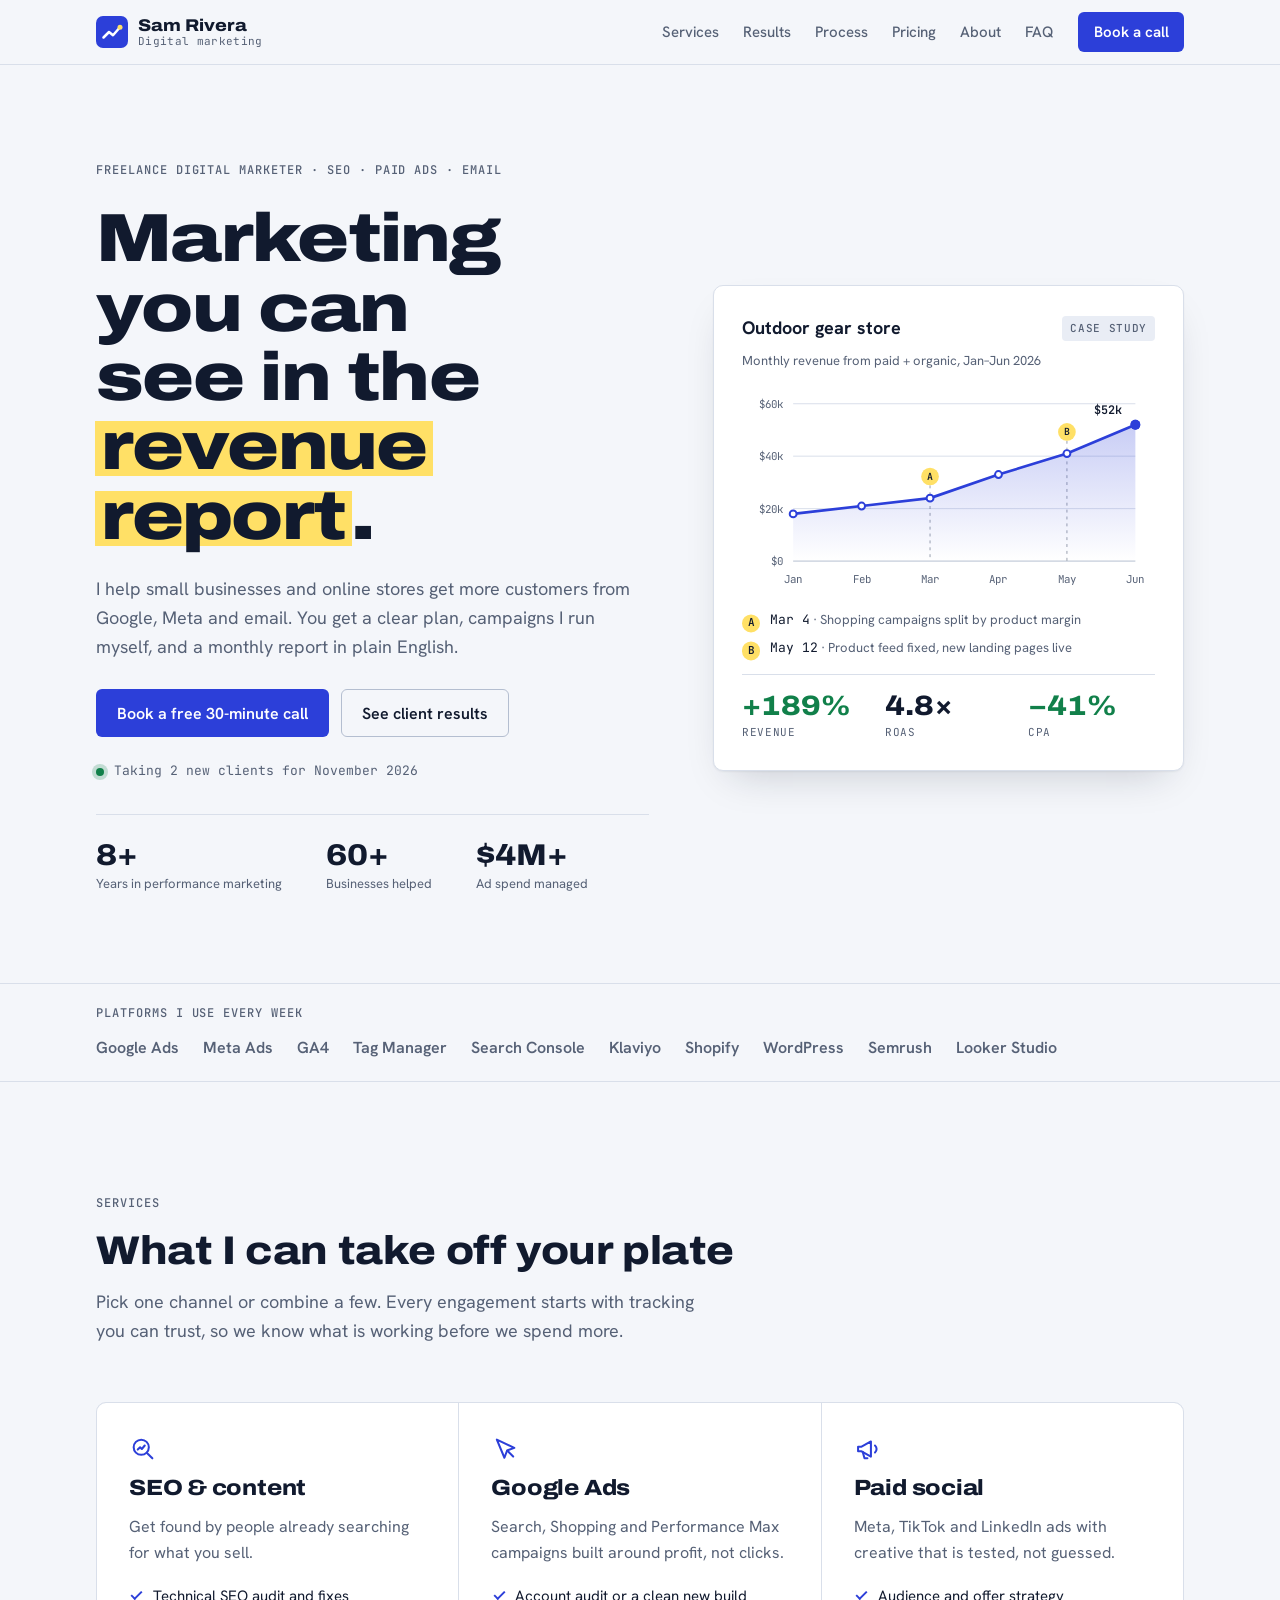
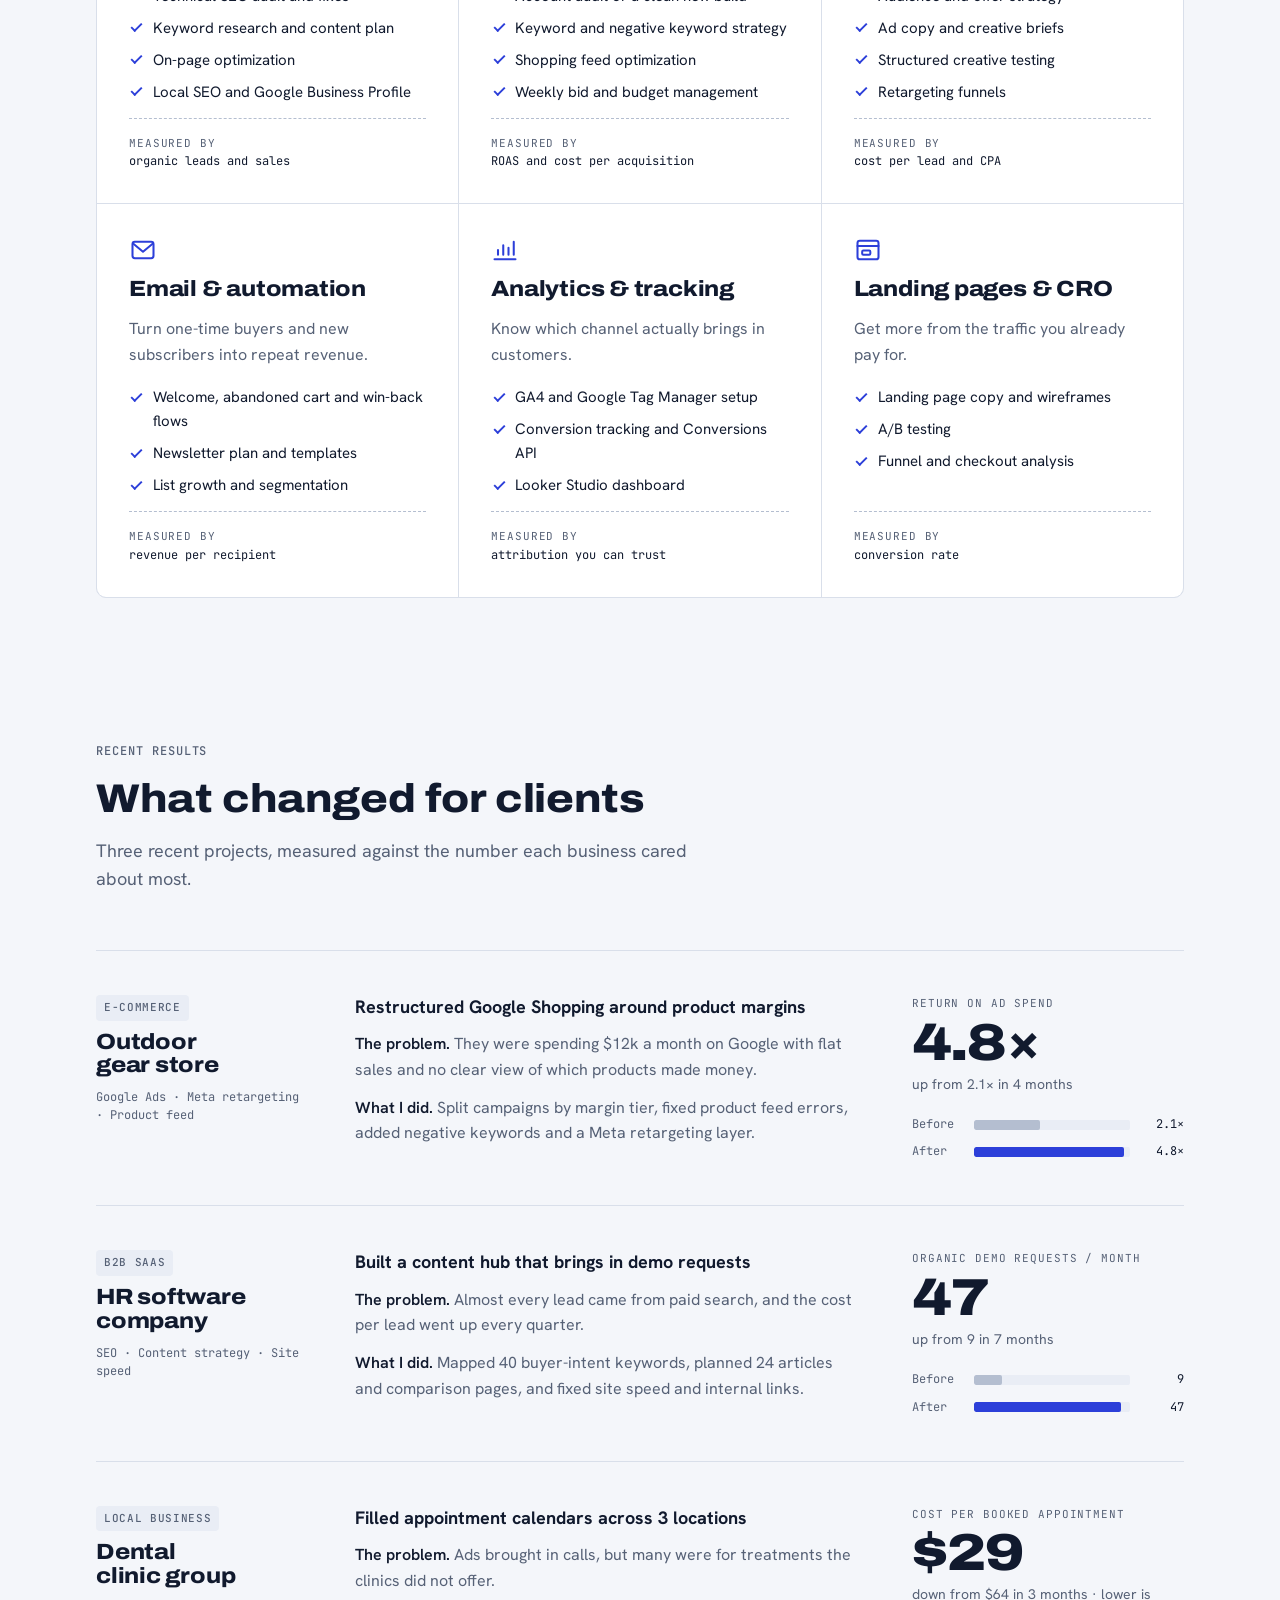
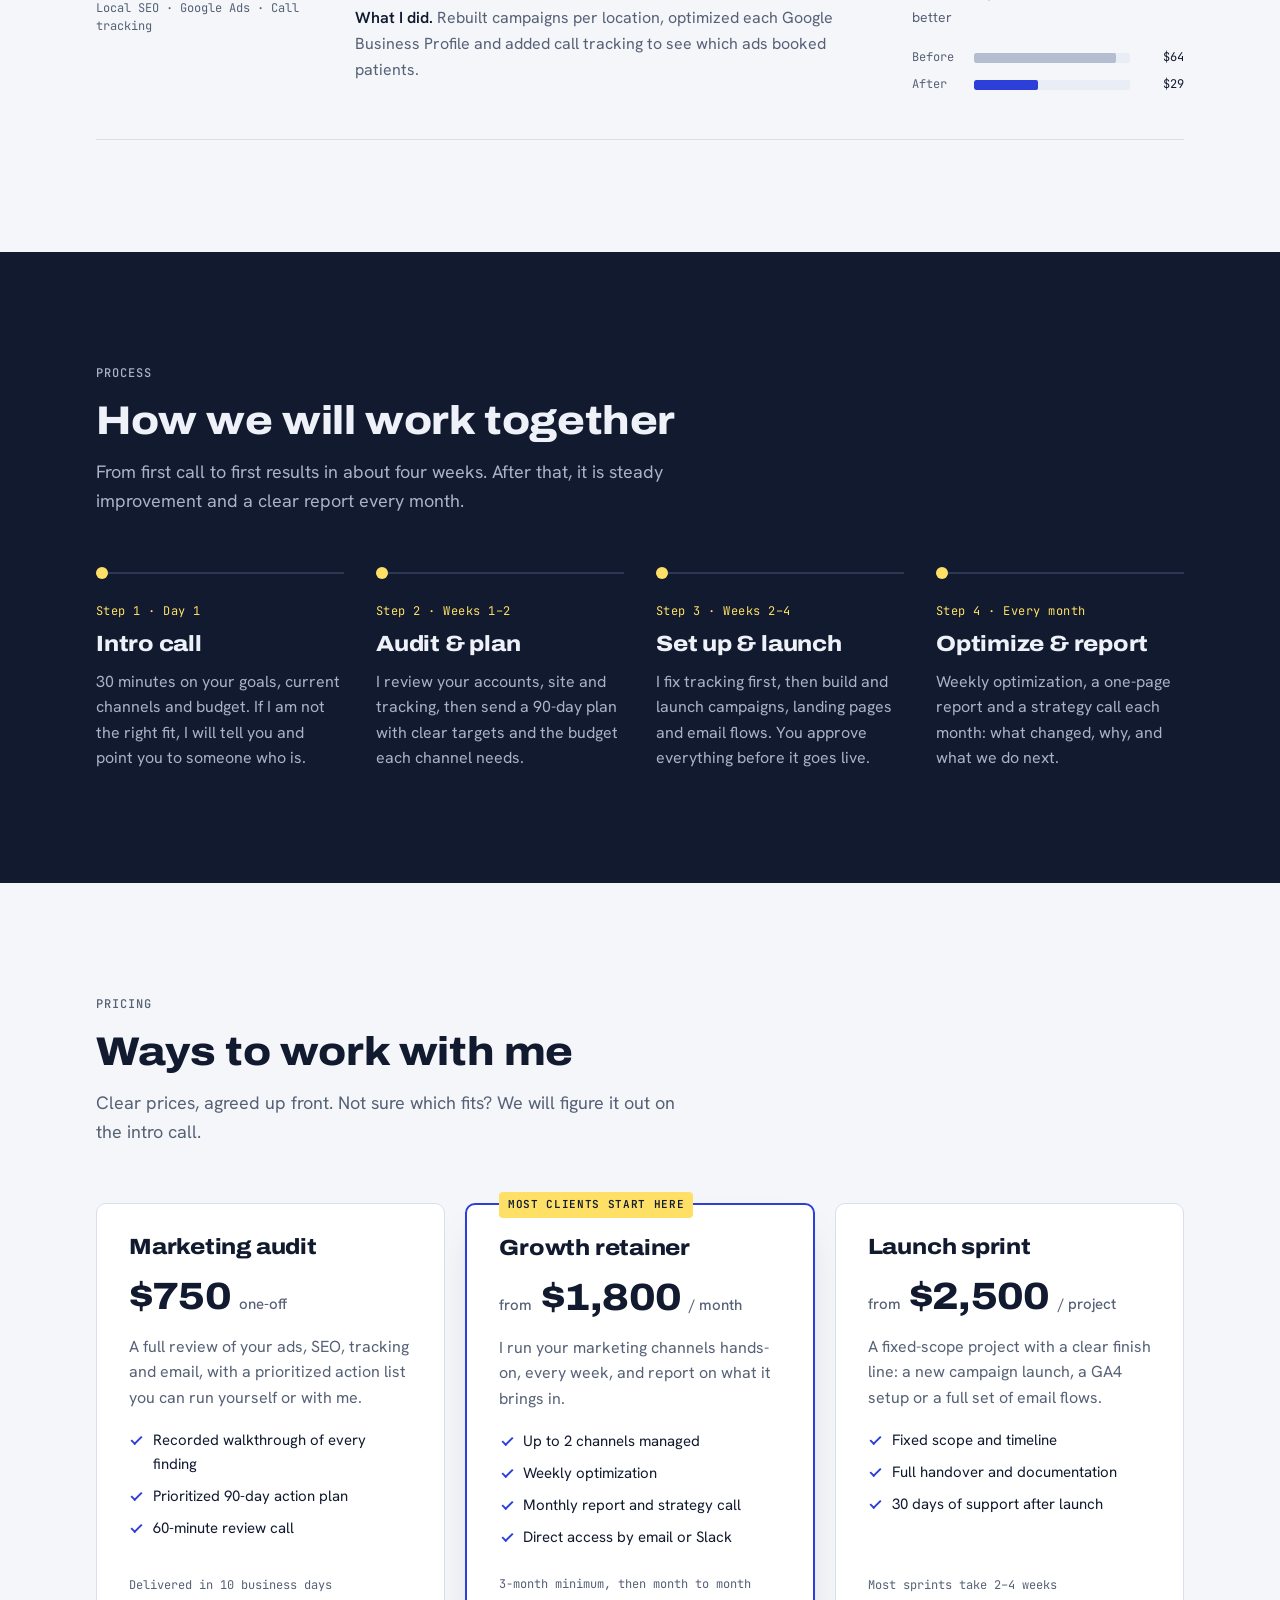
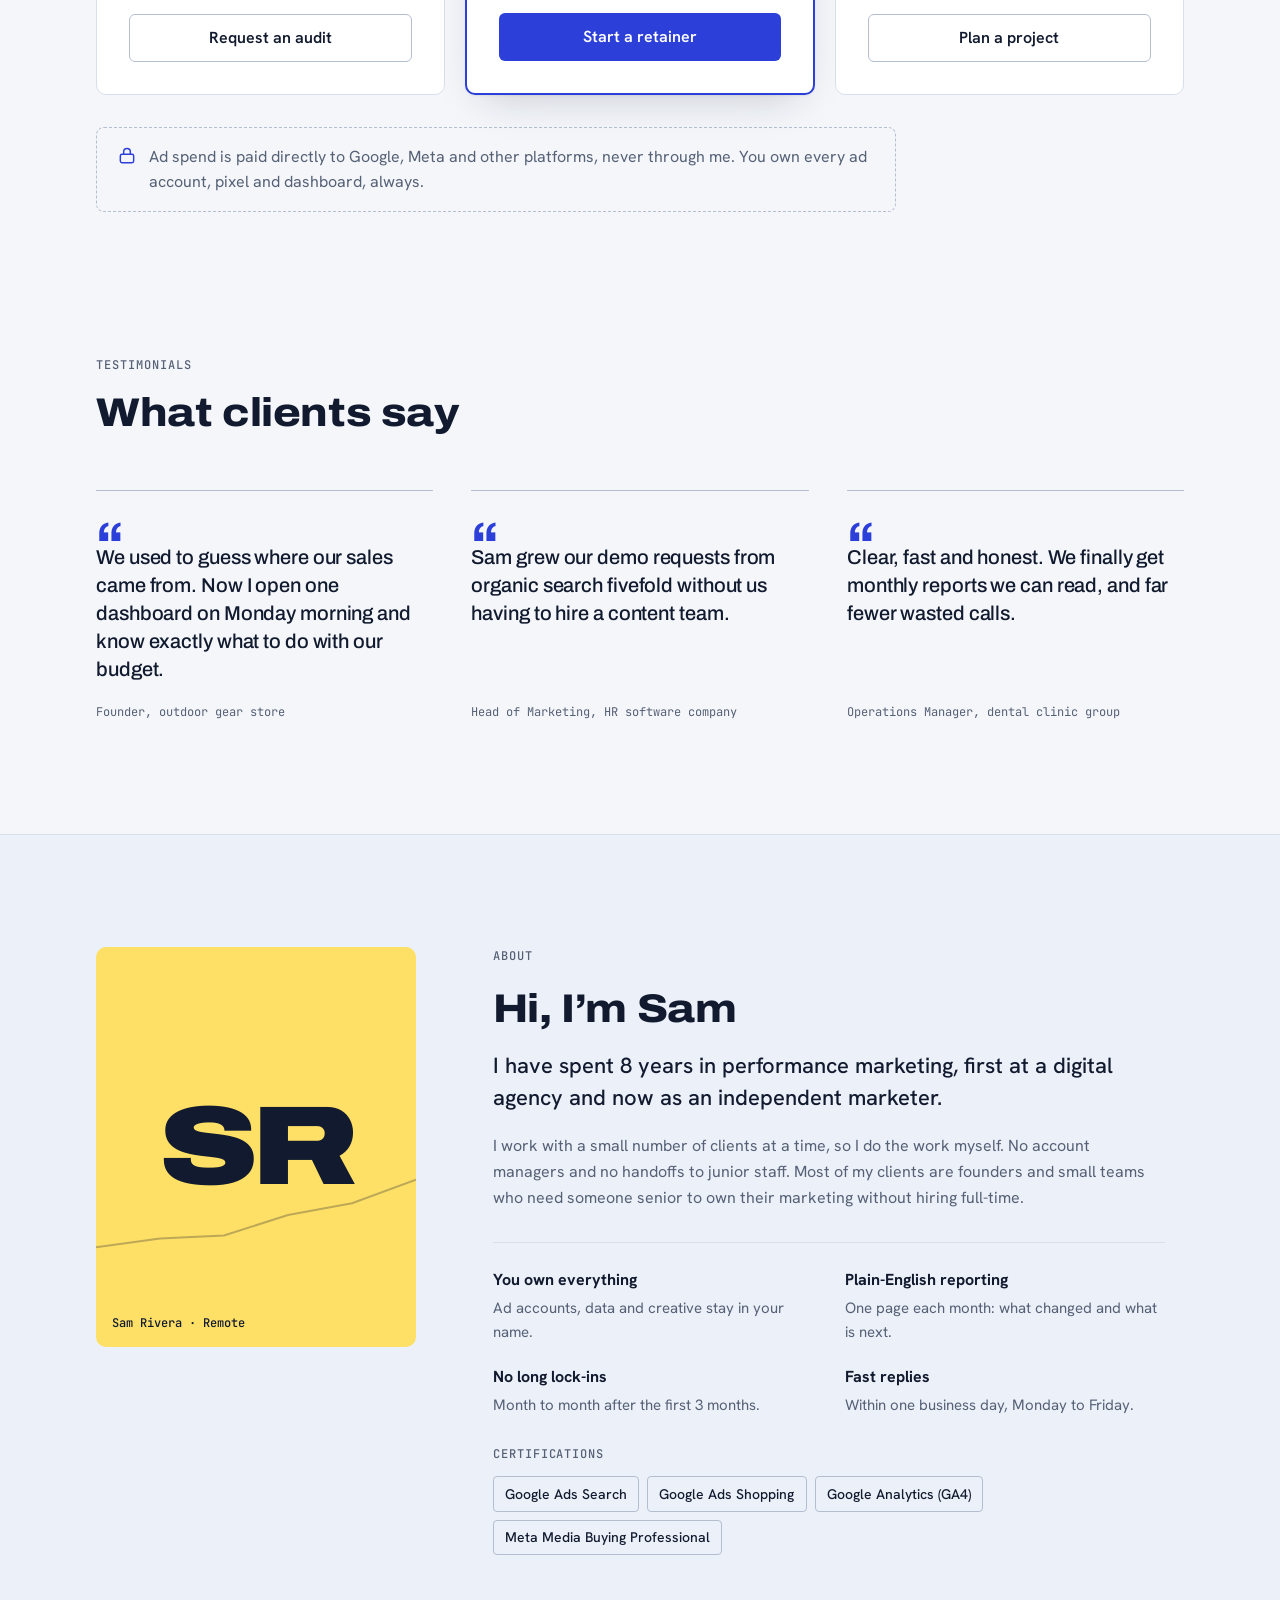
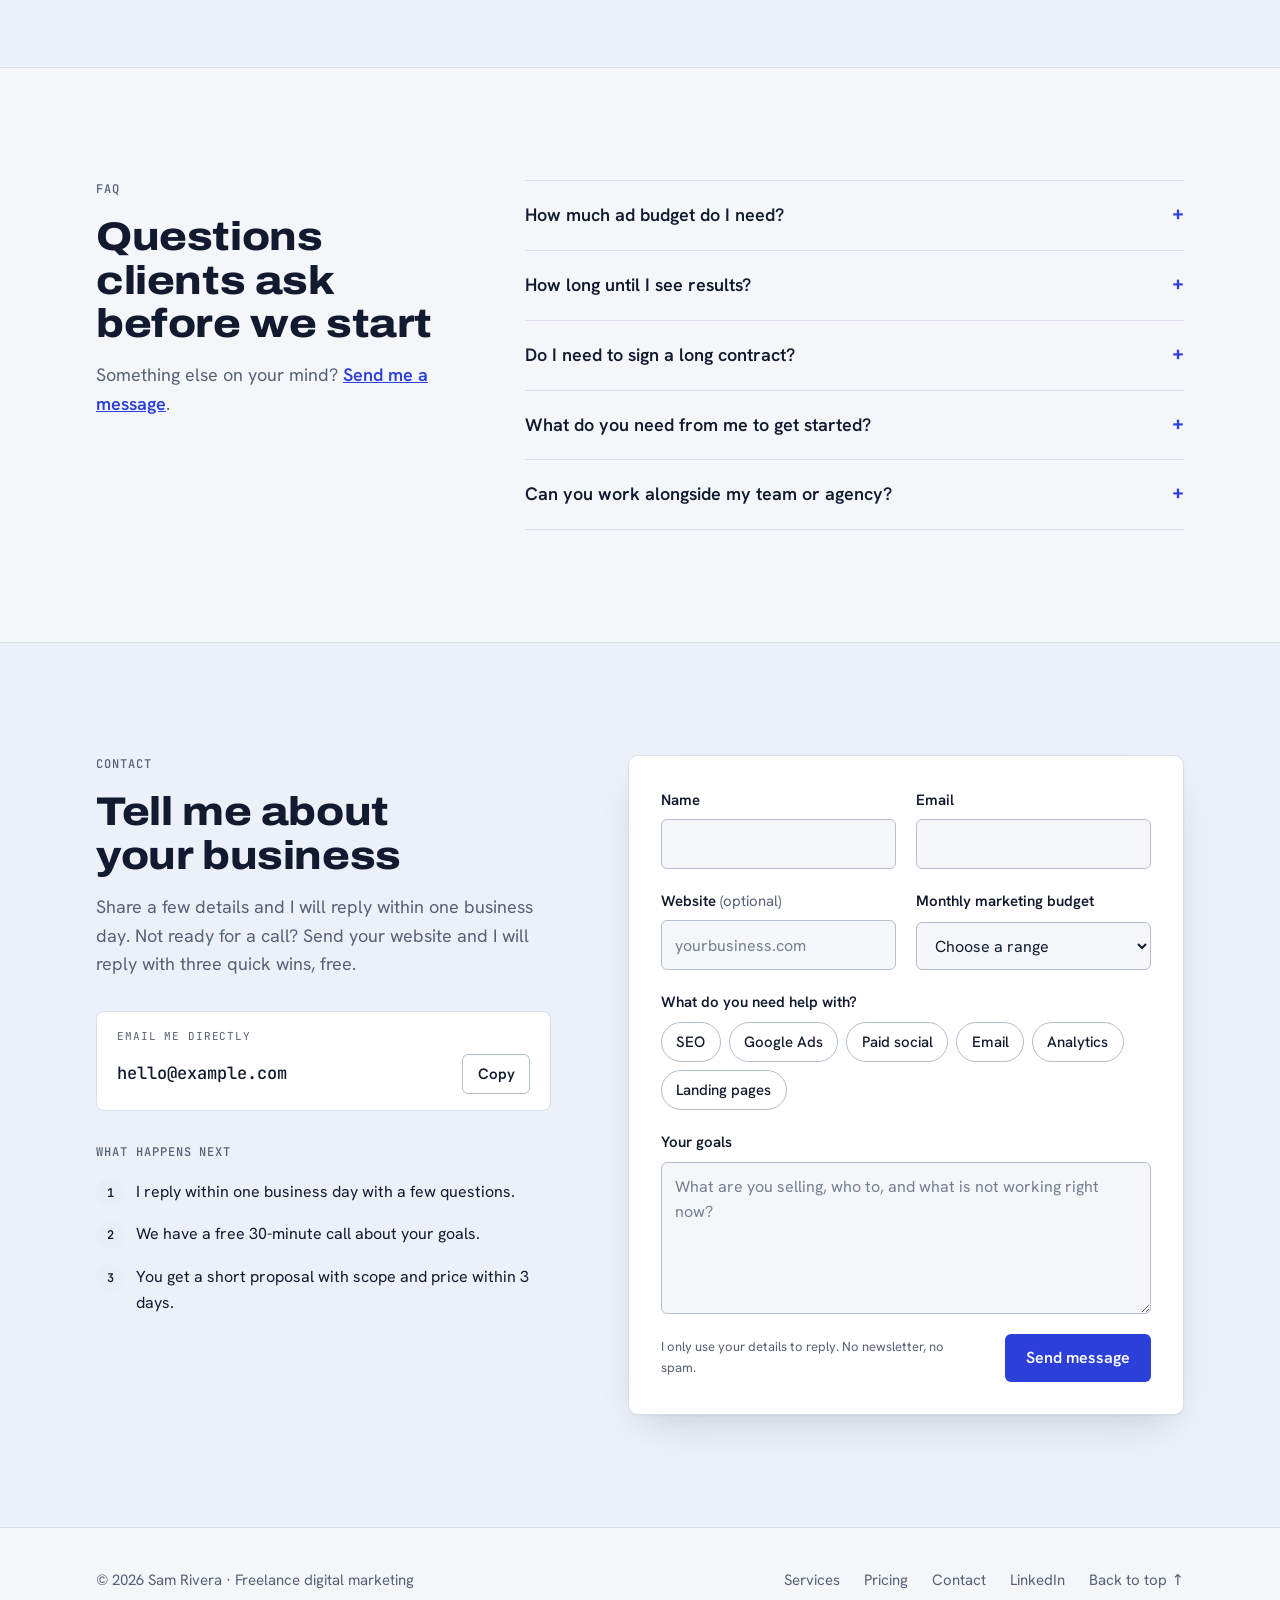
<file: index.html>
<!DOCTYPE html>
<html lang="en">
<head>
  <meta charset="utf-8">
  <meta name="viewport" content="width=device-width, initial-scale=1, viewport-fit=cover">
  <!-- EDIT: page title and description show up in Google results and link previews -->
  <title>Sam Rivera · Freelance Digital Marketer for SEO, Google Ads &amp; Email</title>
  <meta name="description" content="Freelance digital marketer helping small businesses and online stores get more customers from SEO, Google Ads, paid social and email. Clear plans, hands-on campaigns, plain-English reporting.">
  <meta name="theme-color" content="#F4F6FA" media="(prefers-color-scheme: light)">
  <meta name="theme-color" content="#0C1120" media="(prefers-color-scheme: dark)">
  <link rel="icon" href="assets/favicon.svg" type="image/svg+xml">

  <meta property="og:type" content="website">
  <meta property="og:title" content="Sam Rivera · Freelance Digital Marketer">
  <meta property="og:description" content="SEO, Google Ads, paid social and email marketing for small businesses and online stores.">

  <link rel="preconnect" href="https://fonts.googleapis.com">
  <link rel="preconnect" href="https://fonts.gstatic.com" crossorigin>
  <link rel="stylesheet" href="https://fonts.googleapis.com/css2?family=Archivo:wdth,wght@62..125,400..900&amp;family=Hanken+Grotesk:wght@400;500;600;700&amp;family=JetBrains+Mono:wght@400;500;600&amp;display=swap">
  <link rel="stylesheet" href="css/styles.css">

  <!-- EDIT: structured data helps search engines understand your business -->
  <script type="application/ld+json">
  {
    "@context": "https://schema.org",
    "@type": "ProfessionalService",
    "name": "Sam Rivera Digital Marketing",
    "description": "Freelance digital marketing: SEO, Google Ads, paid social, email marketing and analytics.",
    "email": "hello@example.com",
    "areaServed": "Worldwide",
    "founder": { "@type": "Person", "name": "Sam Rivera", "jobTitle": "Freelance Digital Marketer" }
  }
  </script>
  <script src="js/main.js" defer></script>
</head>
<body>
  <a class="skip-link" href="#main">Skip to content</a>

  <header class="site-header">
    <div class="container site-header__inner">
      <a class="brand" href="#top" aria-label="Sam Rivera, home">
        <svg class="brand__mark" viewBox="0 0 32 32" aria-hidden="true">
          <rect class="brand__mark-bg" width="32" height="32" rx="7"/>
          <path class="brand__mark-line" d="M7.5 21.5l5.5-5.5 4 3.25 7-8"/>
          <circle class="brand__mark-dot" cx="24" cy="11.25" r="2.5"/>
        </svg>
        <span class="brand__text">
          <span class="brand__name">Sam Rivera</span>
          <span class="brand__role">Digital marketing</span>
        </span>
      </a>

      <nav class="site-nav" id="site-nav" aria-label="Main">
        <ul>
          <li><a href="#services">Services</a></li>
          <li><a href="#work">Results</a></li>
          <li><a href="#process">Process</a></li>
          <li><a href="#pricing">Pricing</a></li>
          <li><a href="#about">About</a></li>
          <li><a href="#faq">FAQ</a></li>
          <li class="site-nav__cta"><a href="#contact">Book a call</a></li>
        </ul>
      </nav>

      <a class="btn btn--primary btn--small header-cta" href="#contact">Book a call</a>
      <button class="nav-toggle" type="button" aria-expanded="false" aria-controls="site-nav" aria-label="Open menu">
        <span></span><span></span><span></span>
      </button>
    </div>
  </header>

  <main id="main">
    <!-- ============ HERO ============ -->
    <section class="hero" id="top">
      <div class="container hero__grid">
        <div class="hero__copy">
          <p class="eyebrow">Freelance digital marketer · SEO · Paid ads · Email</p>
          <h1>Marketing you can see in the <mark>revenue report</mark>.</h1>
          <p class="lead">I help small businesses and online stores get more customers from Google, Meta and email. You get a clear plan, campaigns I run myself, and a monthly report in plain English.</p>
          <div class="hero__actions">
            <a class="btn btn--primary" href="#contact">Book a free 30-minute call</a>
            <a class="btn btn--ghost" href="#work">See client results</a>
          </div>
          <!-- EDIT: availability -->
          <p class="availability"><span class="dot" aria-hidden="true"></span>Taking 2 new clients for November 2026</p>
          <!-- EDIT: your own numbers -->
          <dl class="hero__stats">
            <div><dt>Years in performance marketing</dt><dd>8+</dd></div>
            <div><dt>Businesses helped</dt><dd>60+</dd></div>
            <div><dt>Ad spend managed</dt><dd>$4M+</dd></div>
          </dl>
        </div>

        <!-- EDIT: a snapshot from one of your real client results -->
        <figure class="report">
          <div class="report__head">
            <p class="report__client">Outdoor gear store</p>
            <span class="chip">Case study</span>
          </div>
          <figcaption class="report__title">Monthly revenue from paid + organic, Jan–Jun 2026</figcaption>
          <svg class="chart" viewBox="0 0 420 210" role="img" aria-labelledby="chart-desc">
            <title id="chart-desc">Monthly revenue rose from $18k in January to $52k in June 2026.</title>
            <defs>
              <linearGradient id="area-fill" x1="0" y1="0" x2="0" y2="1">
                <stop offset="0" class="area-stop-top"/>
                <stop offset="1" class="area-stop-bottom"/>
              </linearGradient>
            </defs>
            <g class="chart__grid">
              <line x1="52" y1="16" x2="400" y2="16"/>
              <line x1="52" y1="69.33" x2="400" y2="69.33"/>
              <line x1="52" y1="122.67" x2="400" y2="122.67"/>
              <line class="chart__baseline" x1="52" y1="176" x2="400" y2="176"/>
            </g>
            <g class="chart__labels" text-anchor="end">
              <text x="42" y="20">$60k</text>
              <text x="42" y="73.33">$40k</text>
              <text x="42" y="126.67">$20k</text>
              <text x="42" y="180">$0</text>
            </g>
            <g class="chart__labels" text-anchor="middle">
              <text x="52" y="198">Jan</text>
              <text x="121.6" y="198">Feb</text>
              <text x="191.2" y="198">Mar</text>
              <text x="260.8" y="198">Apr</text>
              <text x="330.4" y="198">May</text>
              <text x="400" y="198">Jun</text>
            </g>
            <g class="chart__events">
              <line x1="191.2" y1="99" x2="191.2" y2="176"/>
              <line x1="330.4" y1="53.67" x2="330.4" y2="176"/>
            </g>
            <path class="chart__area" d="M52 128 L121.6 120 L191.2 112 L260.8 88 L330.4 66.67 L400 37.33 L400 176 L52 176 Z"/>
            <polyline class="chart__line" points="52,128 121.6,120 191.2,112 260.8,88 330.4,66.67 400,37.33"/>
            <g class="chart__points">
              <circle cx="52" cy="128" r="3.5"/>
              <circle cx="121.6" cy="120" r="3.5"/>
              <circle cx="191.2" cy="112" r="3.5"/>
              <circle cx="260.8" cy="88" r="3.5"/>
              <circle cx="330.4" cy="66.67" r="3.5"/>
            </g>
            <circle class="chart__pulse" cx="400" cy="37.33" r="5"/>
            <circle class="chart__last" cx="400" cy="37.33" r="5"/>
            <text class="chart__value" x="386" y="26" text-anchor="end">$52k</text>
            <g class="chart__flag">
              <circle cx="191.2" cy="90" r="9"/>
              <text x="191.2" y="93.6" text-anchor="middle">A</text>
            </g>
            <g class="chart__flag">
              <circle cx="330.4" cy="44.67" r="9"/>
              <text x="330.4" y="48.27" text-anchor="middle">B</text>
            </g>
          </svg>
          <ol class="report__notes">
            <li><span class="flag" aria-hidden="true">A</span><span><time datetime="2026-03-04">Mar 4</time> · Shopping campaigns split by product margin</span></li>
            <li><span class="flag" aria-hidden="true">B</span><span><time datetime="2026-05-12">May 12</time> · Product feed fixed, new landing pages live</span></li>
          </ol>
          <dl class="report__kpis">
            <div><dt>Revenue</dt><dd class="is-good">+189%</dd></div>
            <div><dt><abbr title="Return on ad spend">ROAS</abbr></dt><dd>4.8×</dd></div>
            <div><dt><abbr title="Cost per acquisition">CPA</abbr></dt><dd class="is-good">−41%</dd></div>
          </dl>
        </figure>
      </div>
    </section>

    <!-- ============ PLATFORMS ============ -->
    <section class="platforms" aria-label="Platforms I work with">
      <div class="container platforms__inner">
        <p class="eyebrow">Platforms I use every week</p>
        <ul>
          <li>Google Ads</li>
          <li>Meta Ads</li>
          <li>GA4</li>
          <li>Tag Manager</li>
          <li>Search Console</li>
          <li>Klaviyo</li>
          <li>Shopify</li>
          <li>WordPress</li>
          <li>Semrush</li>
          <li>Looker Studio</li>
        </ul>
      </div>
    </section>

    <!-- ============ SERVICES ============ -->
    <section class="section" id="services">
      <div class="container">
        <header class="section-head">
          <p class="eyebrow">Services</p>
          <h2>What I can take off your plate</h2>
          <p>Pick one channel or combine a few. Every engagement starts with tracking you can trust, so we know what is working before we spend more.</p>
        </header>

        <div class="services">
          <article class="service">
            <svg class="service__icon" viewBox="0 0 24 24" aria-hidden="true"><circle cx="10.5" cy="10.5" r="6.5"/><path d="m20 20-4.6-4.6"/><path d="m7.5 12.5 2-2 1.5 1.5 2.5-3"/></svg>
            <h3>SEO &amp; content</h3>
            <p>Get found by people already searching for what you sell.</p>
            <ul class="ticks">
              <li>Technical SEO audit and fixes</li>
              <li>Keyword research and content plan</li>
              <li>On-page optimization</li>
              <li>Local SEO and Google Business Profile</li>
            </ul>
            <p class="kpi"><span>Measured by</span> organic leads and sales</p>
          </article>

          <article class="service">
            <svg class="service__icon" viewBox="0 0 24 24" aria-hidden="true"><path d="M5 4l6.5 15.5 2.3-6.2L20 11z"/><path d="m14 13.5 5 5"/></svg>
            <h3>Google Ads</h3>
            <p>Search, Shopping and Performance Max campaigns built around profit, not clicks.</p>
            <ul class="ticks">
              <li>Account audit or a clean new build</li>
              <li>Keyword and negative keyword strategy</li>
              <li>Shopping feed optimization</li>
              <li>Weekly bid and budget management</li>
            </ul>
            <p class="kpi"><span>Measured by</span> ROAS and cost per acquisition</p>
          </article>

          <article class="service">
            <svg class="service__icon" viewBox="0 0 24 24" aria-hidden="true"><path d="M3.5 10v4h3l8 4.5v-13L6.5 10z"/><path d="M18 9a4 4 0 0 1 0 6"/><path d="M7.5 14.5 9 20h2.5"/></svg>
            <h3>Paid social</h3>
            <p>Meta, TikTok and LinkedIn ads with creative that is tested, not guessed.</p>
            <ul class="ticks">
              <li>Audience and offer strategy</li>
              <li>Ad copy and creative briefs</li>
              <li>Structured creative testing</li>
              <li>Retargeting funnels</li>
            </ul>
            <p class="kpi"><span>Measured by</span> cost per lead and CPA</p>
          </article>

          <article class="service">
            <svg class="service__icon" viewBox="0 0 24 24" aria-hidden="true"><rect x="3" y="5" width="18" height="14" rx="2"/><path d="m3.5 6.5 8.5 7 8.5-7"/></svg>
            <h3>Email &amp; automation</h3>
            <p>Turn one-time buyers and new subscribers into repeat revenue.</p>
            <ul class="ticks">
              <li>Welcome, abandoned cart and win-back flows</li>
              <li>Newsletter plan and templates</li>
              <li>List growth and segmentation</li>
            </ul>
            <p class="kpi"><span>Measured by</span> revenue per recipient</p>
          </article>

          <article class="service">
            <svg class="service__icon" viewBox="0 0 24 24" aria-hidden="true"><path d="M3 20h18"/><path d="M6 16v-4M10.5 16V8M15 16v-6M19.5 16V5"/></svg>
            <h3>Analytics &amp; tracking</h3>
            <p>Know which channel actually brings in customers.</p>
            <ul class="ticks">
              <li>GA4 and Google Tag Manager setup</li>
              <li>Conversion tracking and Conversions API</li>
              <li>Looker Studio dashboard</li>
            </ul>
            <p class="kpi"><span>Measured by</span> attribution you can trust</p>
          </article>

          <article class="service">
            <svg class="service__icon" viewBox="0 0 24 24" aria-hidden="true"><rect x="3" y="4" width="18" height="16" rx="2"/><path d="M3 8.5h18"/><rect x="7" y="12.5" width="7" height="3.5" rx="1"/></svg>
            <h3>Landing pages &amp; CRO</h3>
            <p>Get more from the traffic you already pay for.</p>
            <ul class="ticks">
              <li>Landing page copy and wireframes</li>
              <li>A/B testing</li>
              <li>Funnel and checkout analysis</li>
            </ul>
            <p class="kpi"><span>Measured by</span> conversion rate</p>
          </article>
        </div>
      </div>
    </section>

    <!-- ============ RESULTS / CASE STUDIES ============ -->
    <!-- EDIT: replace with your real client results -->
    <section class="section section--tight-top" id="work">
      <div class="container">
        <header class="section-head">
          <p class="eyebrow">Recent results</p>
          <h2>What changed for clients</h2>
          <p>Three recent projects, measured against the number each business cared about most.</p>
        </header>

        <div class="cases">
          <article class="case">
            <header class="case__meta">
              <span class="chip">E-commerce</span>
              <h3>Outdoor gear store</h3>
              <p class="case__services">Google Ads · Meta retargeting · Product feed</p>
            </header>
            <div class="case__story">
              <h4>Restructured Google Shopping around product margins</h4>
              <p><strong>The problem.</strong> They were spending $12k a month on Google with flat sales and no clear view of which products made money.</p>
              <p><strong>What I did.</strong> Split campaigns by margin tier, fixed product feed errors, added negative keywords and a Meta retargeting layer.</p>
            </div>
            <div class="case__result">
              <p class="case__label">Return on ad spend</p>
              <p class="case__metric">4.8×</p>
              <p class="case__from">up from 2.1× in 4 months</p>
              <div class="bars" aria-hidden="true">
                <div class="bar"><span>Before</span><span class="bar__track"><span class="bar__fill" style="--w: 42%"></span></span><span class="bar__value">2.1×</span></div>
                <div class="bar bar--after"><span>After</span><span class="bar__track"><span class="bar__fill" style="--w: 96%"></span></span><span class="bar__value">4.8×</span></div>
              </div>
            </div>
          </article>

          <article class="case">
            <header class="case__meta">
              <span class="chip">B2B SaaS</span>
              <h3>HR software company</h3>
              <p class="case__services">SEO · Content strategy · Site speed</p>
            </header>
            <div class="case__story">
              <h4>Built a content hub that brings in demo requests</h4>
              <p><strong>The problem.</strong> Almost every lead came from paid search, and the cost per lead went up every quarter.</p>
              <p><strong>What I did.</strong> Mapped 40 buyer-intent keywords, planned 24 articles and comparison pages, and fixed site speed and internal links.</p>
            </div>
            <div class="case__result">
              <p class="case__label">Organic demo requests / month</p>
              <p class="case__metric">47</p>
              <p class="case__from">up from 9 in 7 months</p>
              <div class="bars" aria-hidden="true">
                <div class="bar"><span>Before</span><span class="bar__track"><span class="bar__fill" style="--w: 18%"></span></span><span class="bar__value">9</span></div>
                <div class="bar bar--after"><span>After</span><span class="bar__track"><span class="bar__fill" style="--w: 94%"></span></span><span class="bar__value">47</span></div>
              </div>
            </div>
          </article>

          <article class="case">
            <header class="case__meta">
              <span class="chip">Local business</span>
              <h3>Dental clinic group</h3>
              <p class="case__services">Local SEO · Google Ads · Call tracking</p>
            </header>
            <div class="case__story">
              <h4>Filled appointment calendars across 3 locations</h4>
              <p><strong>The problem.</strong> Ads brought in calls, but many were for treatments the clinics did not offer.</p>
              <p><strong>What I did.</strong> Rebuilt campaigns per location, optimized each Google Business Profile and added call tracking to see which ads booked patients.</p>
            </div>
            <div class="case__result">
              <p class="case__label">Cost per booked appointment</p>
              <p class="case__metric">$29</p>
              <p class="case__from">down from $64 in 3 months · lower is better</p>
              <div class="bars" aria-hidden="true">
                <div class="bar"><span>Before</span><span class="bar__track"><span class="bar__fill" style="--w: 91%"></span></span><span class="bar__value">$64</span></div>
                <div class="bar bar--after"><span>After</span><span class="bar__track"><span class="bar__fill" style="--w: 41%"></span></span><span class="bar__value">$29</span></div>
              </div>
            </div>
          </article>
        </div>
      </div>
    </section>

    <!-- ============ PROCESS ============ -->
    <section class="section band" id="process">
      <div class="container">
        <header class="section-head">
          <p class="eyebrow">Process</p>
          <h2>How we will work together</h2>
          <p>From first call to first results in about four weeks. After that, it is steady improvement and a clear report every month.</p>
        </header>

        <ol class="steps">
          <li class="step">
            <p class="step__when">Step 1 · Day 1</p>
            <h3>Intro call</h3>
            <p>30 minutes on your goals, current channels and budget. If I am not the right fit, I will tell you and point you to someone who is.</p>
          </li>
          <li class="step">
            <p class="step__when">Step 2 · Weeks 1–2</p>
            <h3>Audit &amp; plan</h3>
            <p>I review your accounts, site and tracking, then send a 90-day plan with clear targets and the budget each channel needs.</p>
          </li>
          <li class="step">
            <p class="step__when">Step 3 · Weeks 2–4</p>
            <h3>Set up &amp; launch</h3>
            <p>I fix tracking first, then build and launch campaigns, landing pages and email flows. You approve everything before it goes live.</p>
          </li>
          <li class="step">
            <p class="step__when">Step 4 · Every month</p>
            <h3>Optimize &amp; report</h3>
            <p>Weekly optimization, a one-page report and a strategy call each month: what changed, why, and what we do next.</p>
          </li>
        </ol>
      </div>
    </section>

    <!-- ============ PRICING ============ -->
    <!-- EDIT: your prices and packages -->
    <section class="section" id="pricing">
      <div class="container">
        <header class="section-head">
          <p class="eyebrow">Pricing</p>
          <h2>Ways to work with me</h2>
          <p>Clear prices, agreed up front. Not sure which fits? We will figure it out on the intro call.</p>
        </header>

        <div class="plans">
          <article class="plan">
            <h3>Marketing audit</h3>
            <p class="plan__price">$750 <small>one-off</small></p>
            <p class="plan__desc">A full review of your ads, SEO, tracking and email, with a prioritized action list you can run yourself or with me.</p>
            <ul class="ticks">
              <li>Recorded walkthrough of every finding</li>
              <li>Prioritized 90-day action plan</li>
              <li>60-minute review call</li>
            </ul>
            <p class="plan__note">Delivered in 10 business days</p>
            <a class="btn btn--ghost" href="#contact">Request an audit</a>
          </article>

          <article class="plan plan--featured">
            <span class="plan__tag">Most clients start here</span>
            <h3>Growth retainer</h3>
            <p class="plan__price"><small>from</small> $1,800 <small>/ month</small></p>
            <p class="plan__desc">I run your marketing channels hands-on, every week, and report on what it brings in.</p>
            <ul class="ticks">
              <li>Up to 2 channels managed</li>
              <li>Weekly optimization</li>
              <li>Monthly report and strategy call</li>
              <li>Direct access by email or Slack</li>
            </ul>
            <p class="plan__note">3-month minimum, then month to month</p>
            <a class="btn btn--primary" href="#contact">Start a retainer</a>
          </article>

          <article class="plan">
            <h3>Launch sprint</h3>
            <p class="plan__price"><small>from</small> $2,500 <small>/ project</small></p>
            <p class="plan__desc">A fixed-scope project with a clear finish line: a new campaign launch, a GA4 setup or a full set of email flows.</p>
            <ul class="ticks">
              <li>Fixed scope and timeline</li>
              <li>Full handover and documentation</li>
              <li>30 days of support after launch</li>
            </ul>
            <p class="plan__note">Most sprints take 2–4 weeks</p>
            <a class="btn btn--ghost" href="#contact">Plan a project</a>
          </article>
        </div>

        <p class="pricing-note">
          <svg viewBox="0 0 24 24" aria-hidden="true"><rect x="4" y="10" width="16" height="10" rx="2"/><path d="M8 10V7a4 4 0 0 1 8 0v3"/></svg>
          <span>Ad spend is paid directly to Google, Meta and other platforms, never through me. You own every ad account, pixel and dashboard, always.</span>
        </p>
      </div>
    </section>

    <!-- ============ TESTIMONIALS ============ -->
    <!-- EDIT: replace with real quotes from your clients (with their permission) -->
    <section class="section section--tight-top" aria-labelledby="quotes-title">
      <div class="container">
        <header class="section-head">
          <p class="eyebrow">Testimonials</p>
          <h2 id="quotes-title">What clients say</h2>
        </header>
        <div class="quotes">
          <figure class="quote">
            <blockquote><p>We used to guess where our sales came from. Now I open one dashboard on Monday morning and know exactly what to do with our budget.</p></blockquote>
            <figcaption>Founder, outdoor gear store</figcaption>
          </figure>
          <figure class="quote">
            <blockquote><p>Sam grew our demo requests from organic search fivefold without us having to hire a content team.</p></blockquote>
            <figcaption>Head of Marketing, HR software company</figcaption>
          </figure>
          <figure class="quote">
            <blockquote><p>Clear, fast and honest. We finally get monthly reports we can read, and far fewer wasted calls.</p></blockquote>
            <figcaption>Operations Manager, dental clinic group</figcaption>
          </figure>
        </div>
      </div>
    </section>

    <!-- ============ ABOUT ============ -->
    <!-- EDIT: your story, photo and certifications -->
    <section class="section section--alt" id="about">
      <div class="container about__grid">
        <div class="portrait" role="img" aria-label="Sam Rivera monogram">
          <!-- To use a photo: replace the two lines below with <img src="assets/photo.jpg" alt="Sam Rivera"> -->
          <span class="portrait__initials" aria-hidden="true">SR</span>
          <svg class="portrait__trend" viewBox="0 0 200 60" preserveAspectRatio="none" aria-hidden="true"><path d="M0 52 L40 46 L80 44 L120 30 L160 22 L200 6"/></svg>
          <span class="portrait__caption">Sam Rivera · Remote</span>
        </div>

        <div class="about__body">
          <p class="eyebrow">About</p>
          <h2>Hi, I’m Sam</h2>
          <p class="about__lead">I have spent 8 years in performance marketing, first at a digital agency and now as an independent marketer.</p>
          <p>I work with a small number of clients at a time, so I do the work myself. No account managers and no handoffs to junior staff. Most of my clients are founders and small teams who need someone senior to own their marketing without hiring full-time.</p>

          <dl class="principles">
            <div><dt>You own everything</dt><dd>Ad accounts, data and creative stay in your name.</dd></div>
            <div><dt>Plain-English reporting</dt><dd>One page each month: what changed and what is next.</dd></div>
            <div><dt>No long lock-ins</dt><dd>Month to month after the first 3 months.</dd></div>
            <div><dt>Fast replies</dt><dd>Within one business day, Monday to Friday.</dd></div>
          </dl>

          <div class="certs">
            <p class="eyebrow">Certifications</p>
            <ul>
              <li>Google Ads Search</li>
              <li>Google Ads Shopping</li>
              <li>Google Analytics (GA4)</li>
              <li>Meta Media Buying Professional</li>
            </ul>
          </div>
        </div>
      </div>
    </section>

    <!-- ============ FAQ ============ -->
    <section class="section" id="faq">
      <div class="container faq__grid">
        <header class="section-head section-head--flush">
          <p class="eyebrow">FAQ</p>
          <h2>Questions clients ask before we start</h2>
          <p>Something else on your mind? <a href="#contact">Send me a message</a>.</p>
        </header>

        <div class="faq__list">
          <details>
            <summary>How much ad budget do I need?</summary>
            <p>For most small businesses, $1,500–$3,000 a month in ad spend is enough to test one channel properly. I will recommend a starting budget on our first call, and I will tell you honestly if your budget is too small to work.</p>
          </details>
          <details>
            <summary>How long until I see results?</summary>
            <p>Paid ads usually show clear signals within 2–4 weeks. SEO takes longer: expect early movement in 2–3 months and meaningful traffic in 4–6 months.</p>
          </details>
          <details>
            <summary>Do I need to sign a long contract?</summary>
            <p>Retainers start with a 3-month minimum, because that is how long it takes to test and improve campaigns properly. After that it is month to month with 30 days’ notice. Audits and sprints are one-off.</p>
          </details>
          <details>
            <summary>What do you need from me to get started?</summary>
            <p>Access to your ad accounts, analytics and website, plus about an hour of your time in the first two weeks. I send a short onboarding checklist once we agree to work together.</p>
          </details>
          <details>
            <summary>Can you work alongside my team or agency?</summary>
            <p>Yes. I often run paid media or tracking while an in-house team, designer or developer handles the rest. I am happy to share dashboards and join your team chat.</p>
          </details>
        </div>
      </div>
    </section>

    <!-- ============ CONTACT ============ -->
    <section class="section section--alt" id="contact">
      <div class="container contact__grid">
        <div class="contact__aside">
          <header class="section-head section-head--flush">
            <p class="eyebrow">Contact</p>
            <h2>Tell me about your business</h2>
            <p>Share a few details and I will reply within one business day. Not ready for a call? Send your website and I will reply with three quick wins, free.</p>
          </header>

          <!-- EDIT: your email address (also update data-email on the form below) -->
          <div class="email-box">
            <span class="email-box__label">Email me directly</span>
            <span class="email-box__address" id="email-address">hello@example.com</span>
            <button class="btn btn--ghost btn--small" type="button" data-copy="hello@example.com" data-copy-target="email-address">Copy</button>
          </div>

          <div class="next">
            <p class="eyebrow">What happens next</p>
            <ol class="next-steps">
              <li>I reply within one business day with a few questions.</li>
              <li>We have a free 30-minute call about your goals.</li>
              <li>You get a short proposal with scope and price within 3 days.</li>
            </ol>
          </div>
        </div>

        <!--
          EDIT: To receive messages without opening the visitor's email app,
          create a free form at https://formspree.io and paste its URL into data-endpoint,
          e.g. data-endpoint="https://formspree.io/f/abcdwxyz".
          Left empty, the form opens the visitor's email app with the message filled in.
        -->
        <form class="form" id="contact-form" data-endpoint="" data-email="hello@example.com" novalidate>
          <div class="form__row">
            <div class="field">
              <label for="cf-name">Name</label>
              <input id="cf-name" name="name" type="text" autocomplete="name" required>
            </div>
            <div class="field">
              <label for="cf-email">Email</label>
              <input id="cf-email" name="email" type="email" autocomplete="email" required>
            </div>
          </div>
          <div class="form__row">
            <div class="field">
              <label for="cf-website">Website <span class="optional">(optional)</span></label>
              <input id="cf-website" name="website" type="text" inputmode="url" autocomplete="url" placeholder="yourbusiness.com">
            </div>
            <div class="field">
              <label for="cf-budget">Monthly marketing budget</label>
              <select id="cf-budget" name="budget">
                <option value="">Choose a range</option>
                <option>Under $1,000</option>
                <option>$1,000–$3,000</option>
                <option>$3,000–$10,000</option>
                <option>$10,000+</option>
                <option>Not sure yet</option>
              </select>
            </div>
          </div>
          <fieldset class="field">
            <legend>What do you need help with?</legend>
            <div class="chips">
              <label class="chip-check"><input id="cf-svc-seo" type="checkbox" name="services" value="SEO"><span>SEO</span></label>
              <label class="chip-check"><input id="cf-svc-gads" type="checkbox" name="services" value="Google Ads"><span>Google Ads</span></label>
              <label class="chip-check"><input id="cf-svc-social" type="checkbox" name="services" value="Paid social"><span>Paid social</span></label>
              <label class="chip-check"><input id="cf-svc-email" type="checkbox" name="services" value="Email marketing"><span>Email</span></label>
              <label class="chip-check"><input id="cf-svc-analytics" type="checkbox" name="services" value="Analytics &amp; tracking"><span>Analytics</span></label>
              <label class="chip-check"><input id="cf-svc-cro" type="checkbox" name="services" value="Landing pages &amp; CRO"><span>Landing pages</span></label>
            </div>
          </fieldset>
          <div class="field">
            <label for="cf-message">Your goals</label>
            <textarea id="cf-message" name="message" rows="5" required placeholder="What are you selling, who to, and what is not working right now?"></textarea>
          </div>
          <div class="form__footer">
            <p class="form__privacy">I only use your details to reply. No newsletter, no spam.</p>
            <button class="btn btn--primary" type="submit">Send message</button>
          </div>
          <p class="form-status" id="form-status" role="status" aria-live="polite" hidden></p>
        </form>
      </div>
    </section>
  </main>

  <footer class="site-footer">
    <div class="container site-footer__inner">
      <p>© <span data-year>2026</span> Sam Rivera · Freelance digital marketing</p>
      <ul class="footer-links">
        <li><a href="#services">Services</a></li>
        <li><a href="#pricing">Pricing</a></li>
        <li><a href="#contact">Contact</a></li>
        <!-- EDIT: your LinkedIn profile URL -->
        <li><a href="https://www.linkedin.com/" rel="noopener">LinkedIn</a></li>
        <li><a href="#top">Back to top ↑</a></li>
      </ul>
    </div>
  </footer>
</body>
</html>
</file>
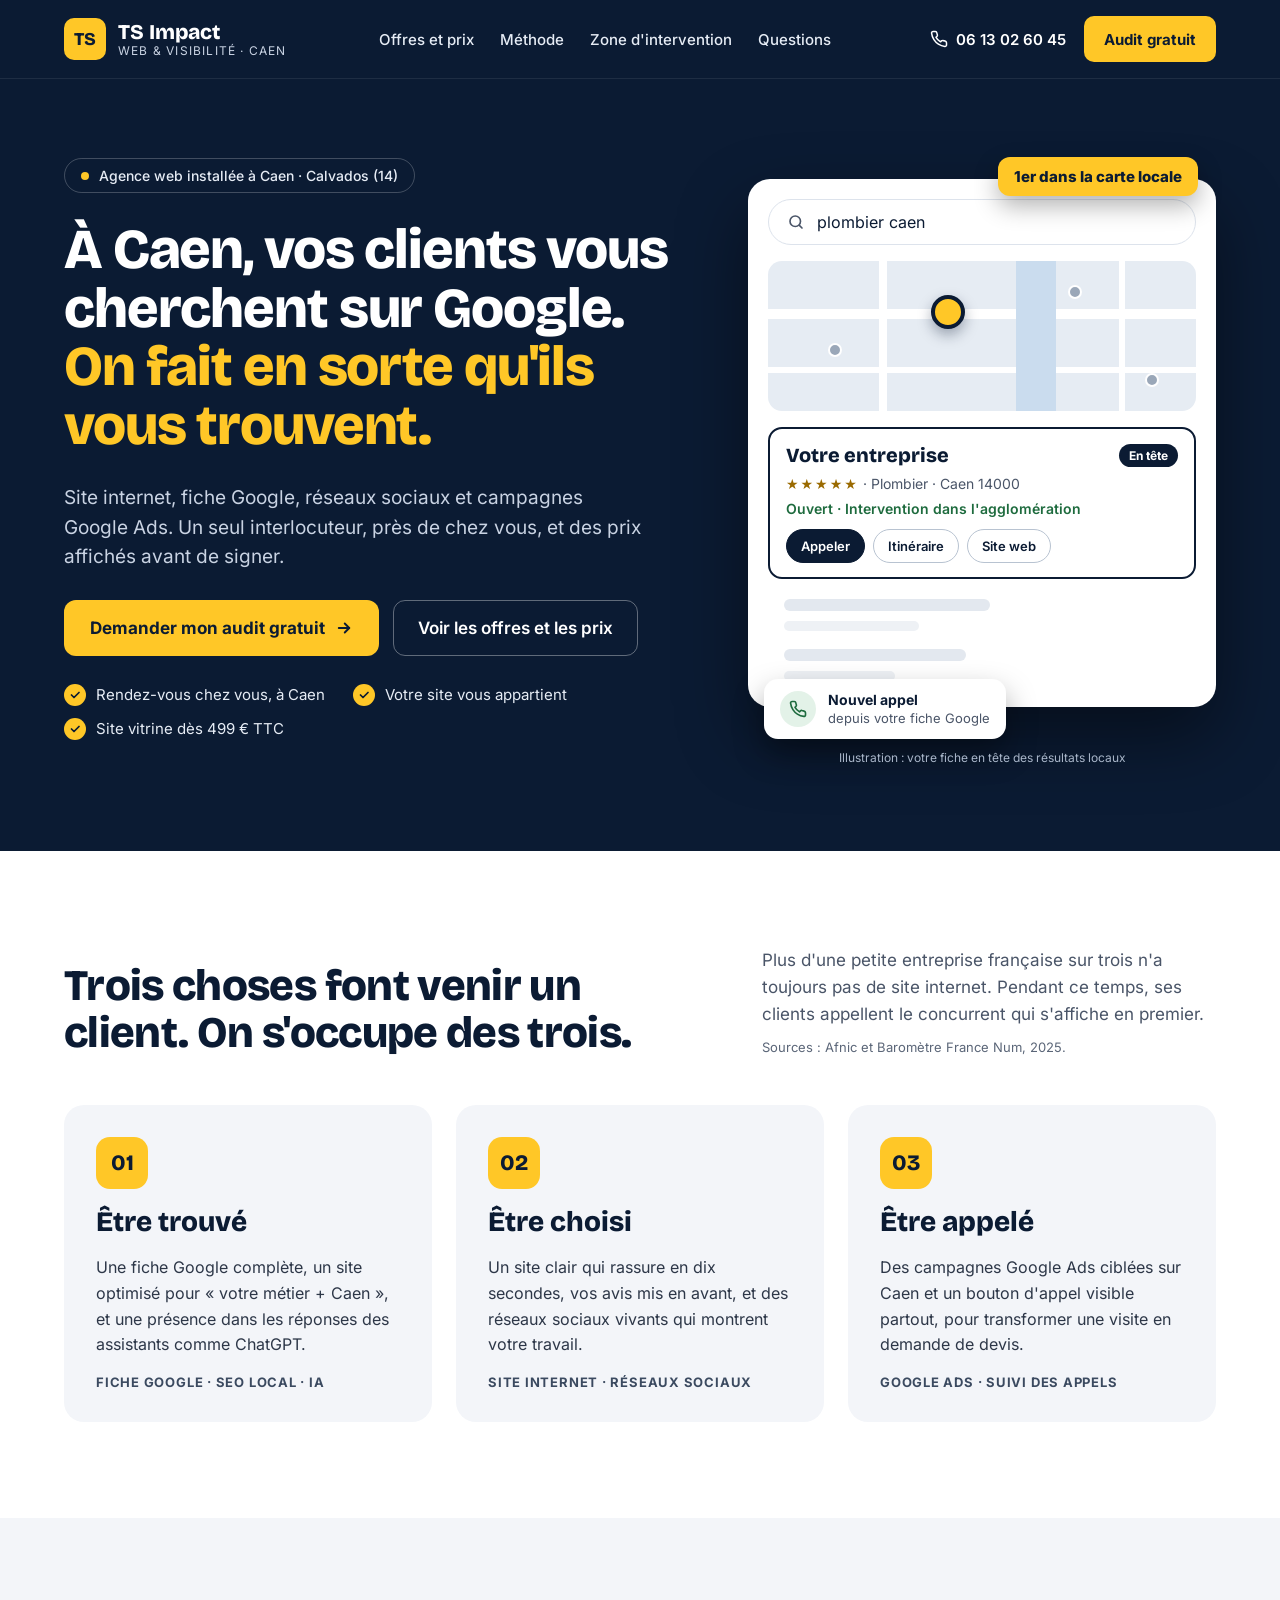
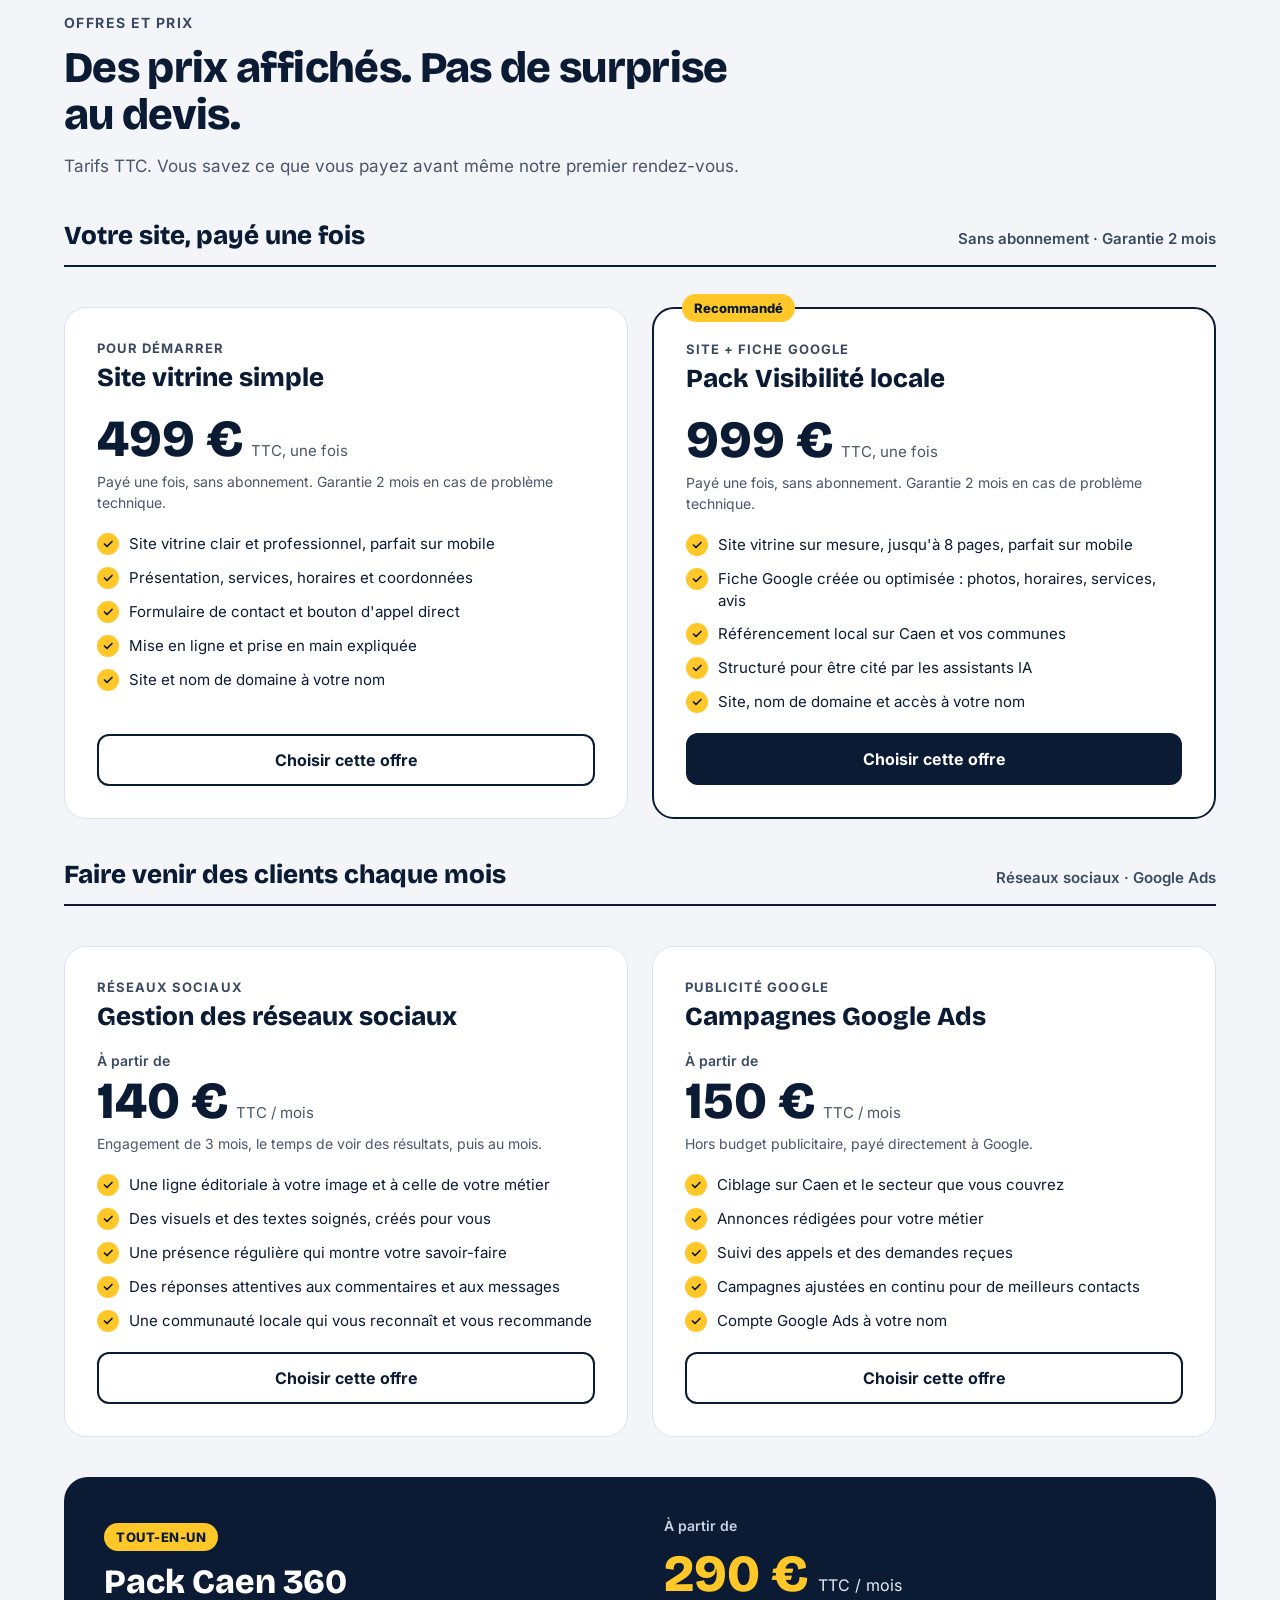
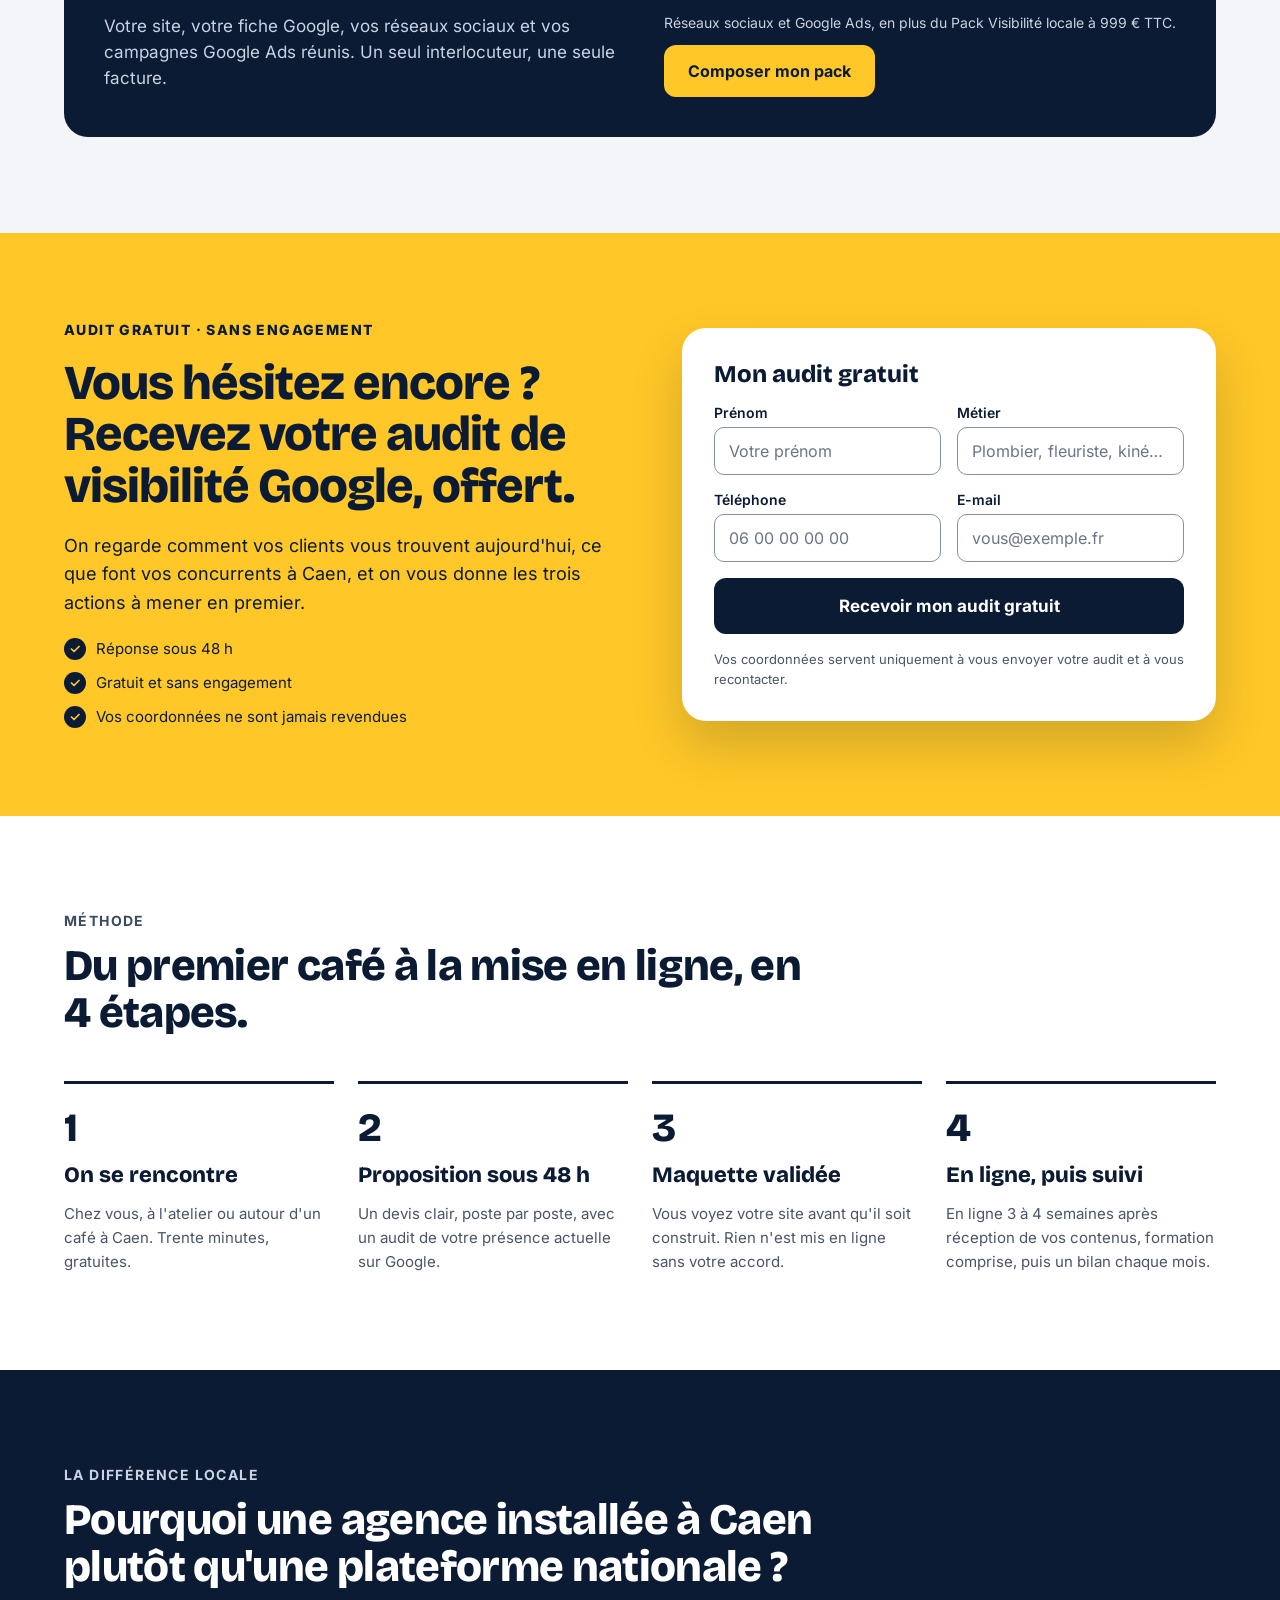
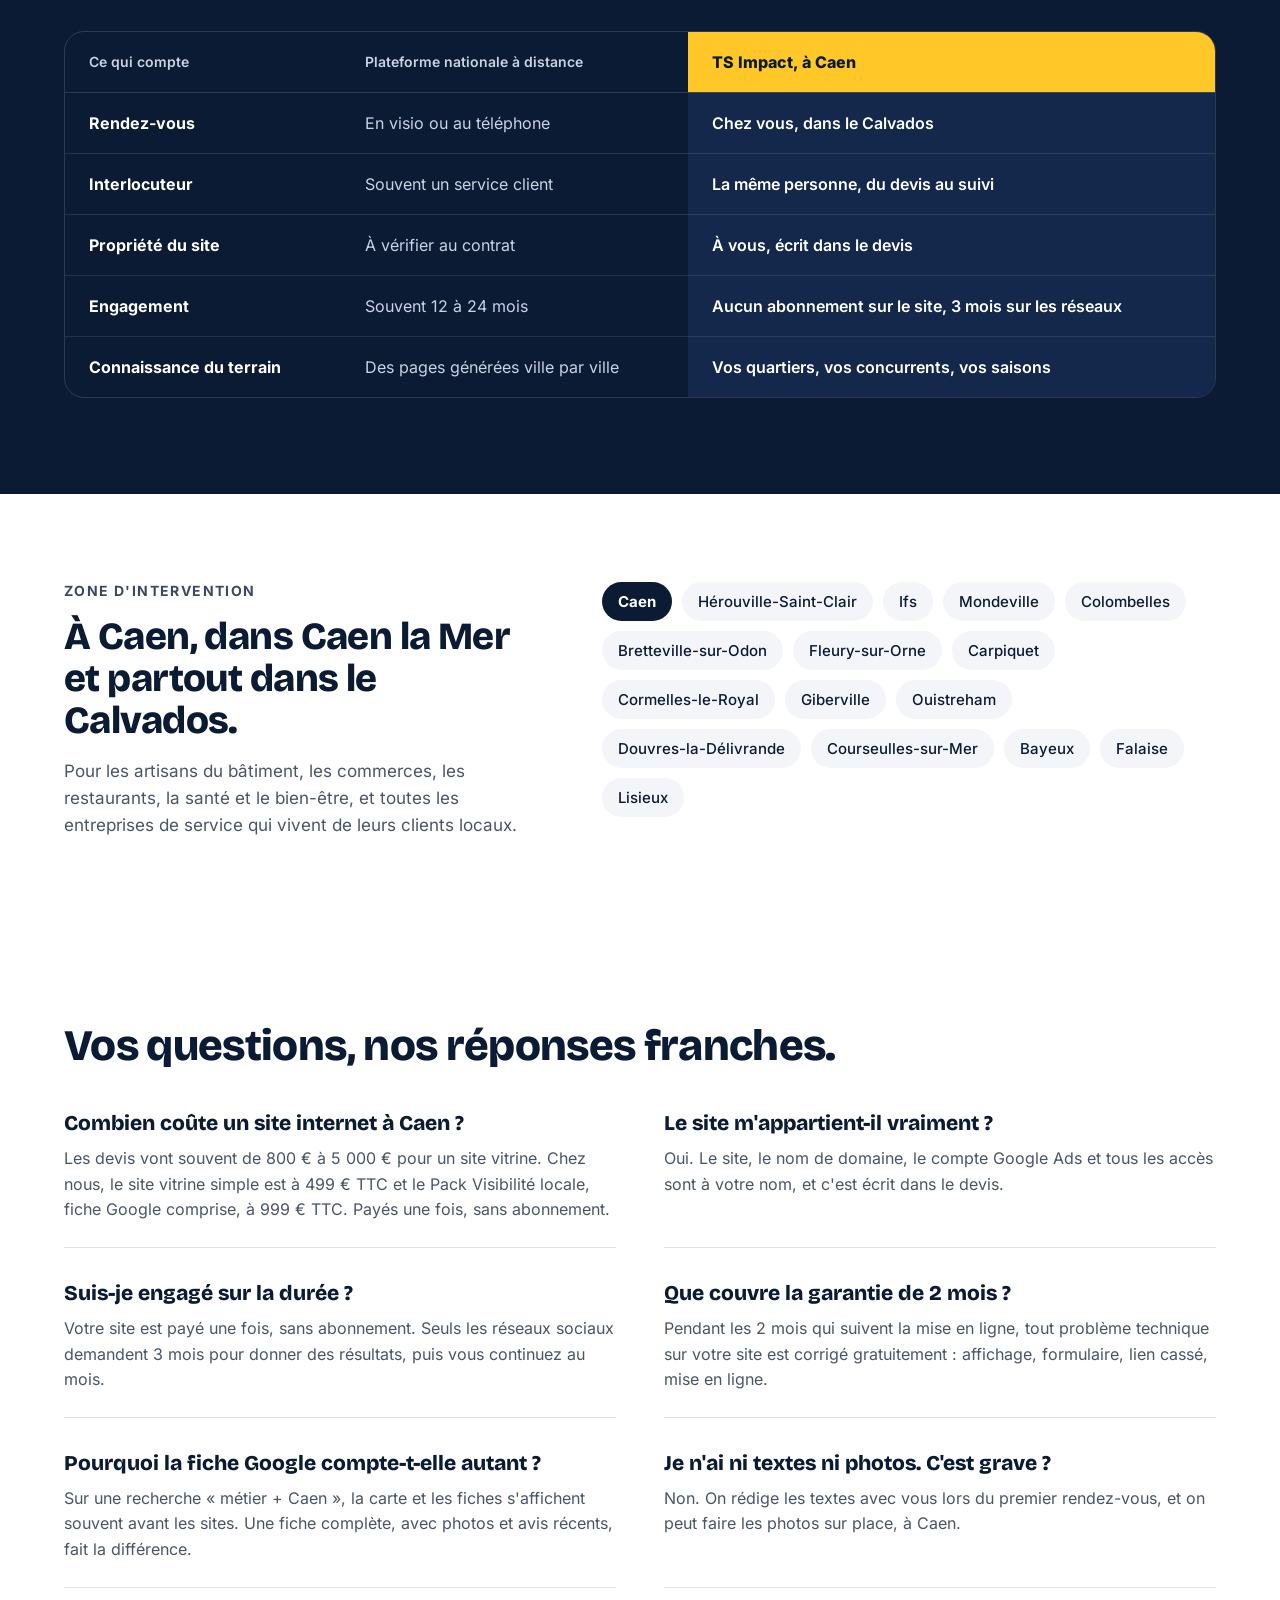
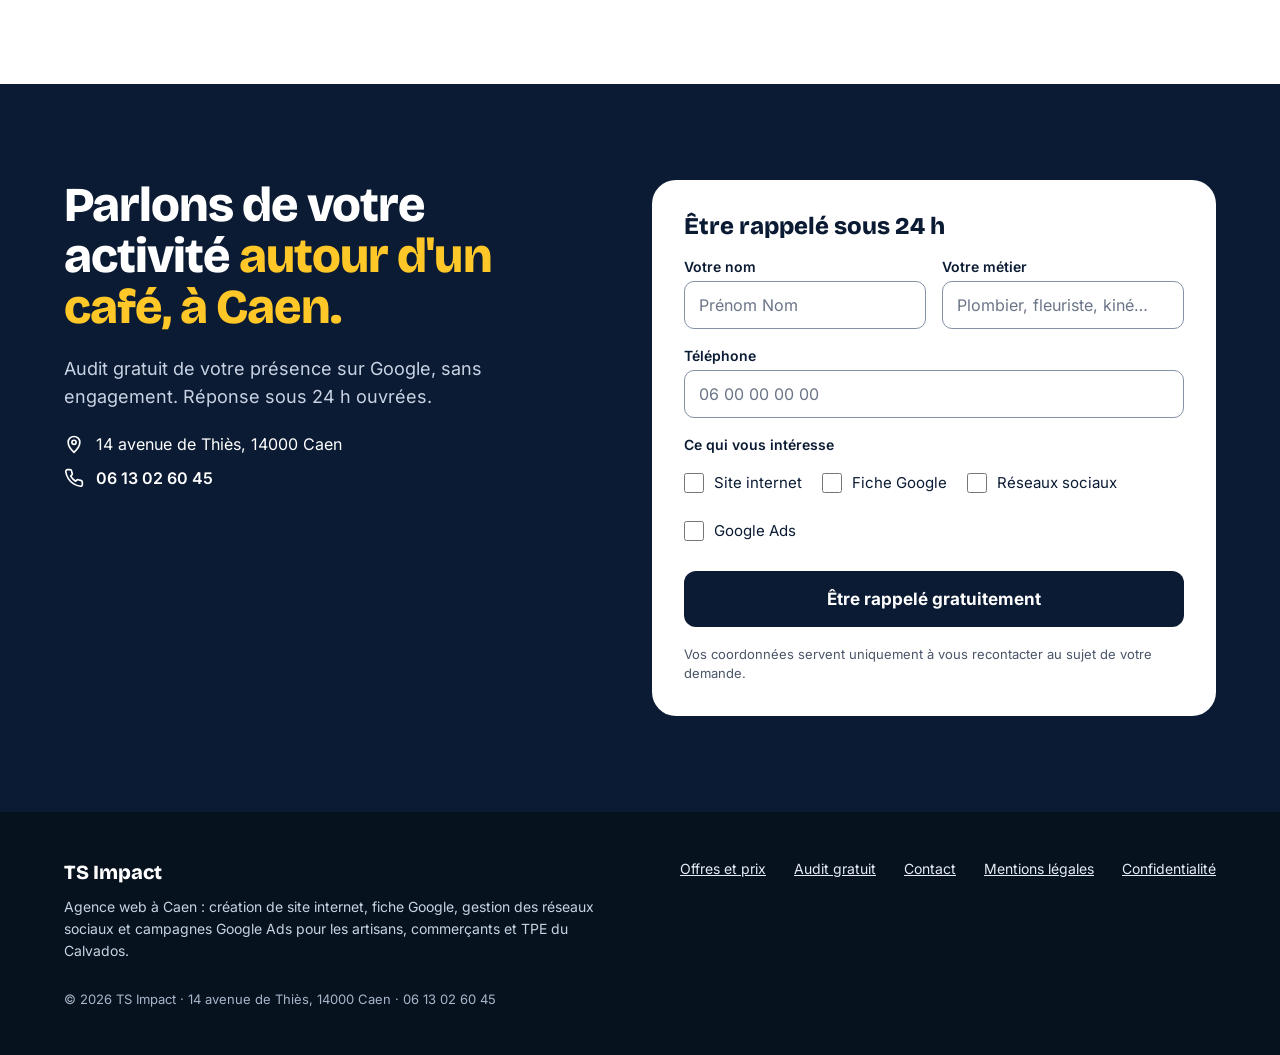
<file: site/index.html>
<!doctype html>
<html lang="fr">
<head>
<meta charset="utf-8">
<meta name="viewport" content="width=device-width, initial-scale=1">
<title>TS Impact, agence web à Caen : site, fiche Google, réseaux sociaux, Google Ads</title>
<meta name="description" content="TS Impact, agence web à Caen : site internet, fiche Google, réseaux sociaux et campagnes Google Ads pour artisans, commerçants et TPE du Calvados.">
<link rel="canonical" href="https://tsimpact.fr/">
<meta name="theme-color" content="#0B1B33">

<link rel="preload" href="fonts/inter.woff2" as="font" type="font/woff2" crossorigin>
<link rel="preload" href="fonts/bricolage-grotesque.woff2" as="font" type="font/woff2" crossorigin>
<link rel="stylesheet" href="styles.css">

<link rel="icon" href="favicon.ico" sizes="32x32">
<link rel="icon" href="favicon.svg" type="image/svg+xml">
<link rel="apple-touch-icon" href="apple-touch-icon.png">

<meta property="og:type" content="website">
<meta property="og:locale" content="fr_FR">
<meta property="og:site_name" content="TS Impact">
<meta property="og:title" content="TS Impact, agence web à Caen">
<meta property="og:description" content="Site internet, fiche Google, réseaux sociaux et campagnes Google Ads pour artisans, commerçants et TPE du Calvados. Prix affichés, un seul interlocuteur à Caen.">
<meta property="og:url" content="https://tsimpact.fr/">
<meta property="og:image" content="https://tsimpact.fr/og-image.png">
<meta property="og:image:width" content="1200">
<meta property="og:image:height" content="630">
<meta property="og:image:alt" content="TS Impact, agence web à Caen">
<meta name="twitter:card" content="summary_large_image">

<script type="application/ld+json">
{
  "@context": "https://schema.org",
  "@type": "ProfessionalService",
  "@id": "https://tsimpact.fr/#entreprise",
  "name": "TS Impact",
  "description": "Agence web à Caen : création de site internet, fiche Google, gestion des réseaux sociaux et campagnes Google Ads pour les artisans, commerçants et TPE du Calvados.",
  "url": "https://tsimpact.fr/",
  "logo": "https://tsimpact.fr/apple-touch-icon.png",
  "image": "https://tsimpact.fr/og-image.png",
  "telephone": "+33613026045",
  "address": {
    "@type": "PostalAddress",
    "streetAddress": "14 avenue de Thiès",
    "postalCode": "14000",
    "addressLocality": "Caen",
    "addressRegion": "Normandie",
    "addressCountry": "FR"
  },
  "areaServed": [
    { "@type": "City", "name": "Caen" },
    { "@type": "City", "name": "Hérouville-Saint-Clair" },
    { "@type": "City", "name": "Ifs" },
    { "@type": "City", "name": "Mondeville" },
    { "@type": "City", "name": "Colombelles" },
    { "@type": "City", "name": "Bretteville-sur-Odon" },
    { "@type": "City", "name": "Fleury-sur-Orne" },
    { "@type": "City", "name": "Carpiquet" },
    { "@type": "City", "name": "Cormelles-le-Royal" },
    { "@type": "City", "name": "Giberville" },
    { "@type": "City", "name": "Ouistreham" },
    { "@type": "City", "name": "Douvres-la-Délivrande" },
    { "@type": "City", "name": "Courseulles-sur-Mer" },
    { "@type": "City", "name": "Bayeux" },
    { "@type": "City", "name": "Falaise" },
    { "@type": "City", "name": "Lisieux" },
    { "@type": "AdministrativeArea", "name": "Calvados" }
  ]
}
</script>
</head>
<body>
<a class="lien-evitement" href="#contenu">Aller au contenu</a>

<header class="entete fonce">
<div class="entete__barre">
<a href="#top" class="logo">
<span class="logo__carre" aria-hidden="true">TS</span>
<span class="logo__texte"><span class="logo__nom">TS Impact</span><span class="logo__slogan">Web &amp; visibilité · Caen</span></span>
</a>
<nav class="nav-principale" aria-label="Navigation principale">
<a href="#offres">Offres et prix</a>
<a href="#methode">Méthode</a>
<a href="#zone">Zone d'intervention</a>
<a href="#faq">Questions</a>
</nav>
<div class="entete__actions">
<a href="tel:+33613026045" class="lien-tel"><svg width="18" height="18" viewBox="0 0 24 24" fill="none" stroke="currentColor" stroke-width="2" stroke-linecap="round" stroke-linejoin="round" aria-hidden="true"><path d="M22 16.9v3a2 2 0 0 1-2.2 2 19.8 19.8 0 0 1-8.6-3.1 19.5 19.5 0 0 1-6-6A19.8 19.8 0 0 1 2.1 4.2 2 2 0 0 1 4.1 2h3a2 2 0 0 1 2 1.7c.1.9.4 1.8.7 2.7a2 2 0 0 1-.5 2.1L8 9.8a16 16 0 0 0 6 6l1.3-1.3a2 2 0 0 1 2.1-.4c.9.3 1.8.6 2.7.7a2 2 0 0 1 1.7 2z"></path></svg>06 13 02 60 45</a>
<a href="#audit" class="btn btn--accent btn--petit">Audit gratuit</a>
</div>
</div>
</header>

<main id="contenu">

<section id="top" class="hero section-marine fonce">
<div class="hero__grille">
<div class="hero__texte">
<p class="pastille"><span class="pastille__point" aria-hidden="true"></span>Agence web installée à Caen · Calvados (14)</p>
<h1 class="hero__titre">À Caen, vos clients vous cherchent sur Google. <span class="jaune">On fait en sorte qu'ils vous trouvent.</span></h1>
<p class="hero__intro">Site internet, fiche Google, réseaux sociaux et campagnes Google Ads. Un seul interlocuteur, près de chez vous, et des prix affichés avant de signer.</p>
<div class="boutons">
<a href="#audit" class="btn btn--accent btn--grand">Demander mon audit gratuit<svg width="18" height="18" viewBox="0 0 24 24" fill="none" stroke="currentColor" stroke-width="2.5" stroke-linecap="round" stroke-linejoin="round" aria-hidden="true"><path d="M5 12h14"></path><path d="M13 6l6 6-6 6"></path></svg></a>
<a href="#offres" class="btn btn--contour-clair">Voir les offres et les prix</a>
</div>
<ul class="atouts">
<li><span class="coche" aria-hidden="true"><svg width="12" height="12" viewBox="0 0 24 24" fill="none" stroke="#0B1B33" stroke-width="3.5" stroke-linecap="round" stroke-linejoin="round"><path d="M5 12l5 5L20 7"></path></svg></span>Rendez-vous chez vous, à Caen</li>
<li><span class="coche" aria-hidden="true"><svg width="12" height="12" viewBox="0 0 24 24" fill="none" stroke="#0B1B33" stroke-width="3.5" stroke-linecap="round" stroke-linejoin="round"><path d="M5 12l5 5L20 7"></path></svg></span>Votre site vous appartient</li>
<li><span class="coche" aria-hidden="true"><svg width="12" height="12" viewBox="0 0 24 24" fill="none" stroke="#0B1B33" stroke-width="3.5" stroke-linecap="round" stroke-linejoin="round"><path d="M5 12l5 5L20 7"></path></svg></span>Site vitrine dès 499&nbsp;€&nbsp;TTC</li>
</ul>
</div>

<figure class="illus">
<div class="illus__carte" aria-hidden="true">
<div class="illus__recherche"><svg width="18" height="18" viewBox="0 0 24 24" fill="none" stroke="#4A5568" stroke-width="2.2" stroke-linecap="round" stroke-linejoin="round"><circle cx="11" cy="11" r="7"></circle><path d="M20 20l-3.5-3.5"></path></svg><span>plombier caen</span></div>
<div class="illus__plan">
<div class="rue-h1"></div>
<div class="rue-h2"></div>
<div class="rue-v1"></div>
<div class="rue-v2"></div>
<div class="rue-v3"></div>
<div class="repere repere-1"></div>
<div class="repere repere-2"></div>
<div class="repere repere-3"></div>
<div class="repere-principal"></div>
</div>
<div class="illus__fiche">
<div class="illus__fiche-haut"><span class="illus__nom">Votre entreprise</span><span class="illus__badge">En tête</span></div>
<div class="illus__infos"><span class="illus__etoiles">★★★★★</span> · Plombier · Caen 14000</div>
<div class="illus__ouvert">Ouvert · Intervention dans l'agglomération</div>
<div class="illus__actions">
<span class="illus__action illus__action--plein">Appeler</span>
<span class="illus__action">Itinéraire</span>
<span class="illus__action">Site web</span>
</div>
</div>
<div class="illus__lignes">
<div class="ligne-a"></div>
<div class="ligne-b"></div>
<div class="ligne-c"></div>
<div class="ligne-d"></div>
</div>
</div>
<div class="illus__etiquette" aria-hidden="true">1er dans la carte locale</div>
<div class="illus__appel" aria-hidden="true"><span class="illus__appel-icone"><svg width="18" height="18" viewBox="0 0 24 24" fill="none" stroke="#1E6B3E" stroke-width="2.2" stroke-linecap="round" stroke-linejoin="round"><path d="M22 16.9v3a2 2 0 0 1-2.2 2 19.8 19.8 0 0 1-8.6-3.1 19.5 19.5 0 0 1-6-6A19.8 19.8 0 0 1 2.1 4.2 2 2 0 0 1 4.1 2h3a2 2 0 0 1 2 1.7c.1.9.4 1.8.7 2.7a2 2 0 0 1-.5 2.1L8 9.8a16 16 0 0 0 6 6l1.3-1.3a2 2 0 0 1 2.1-.4c.9.3 1.8.6 2.7.7a2 2 0 0 1 1.7 2z"></path></svg></span><span class="illus__appel-texte"><span class="illus__appel-titre">Nouvel appel</span><span class="illus__appel-sous">depuis votre fiche Google</span></span></div>
<figcaption class="illus__legende">Illustration : votre fiche en tête des résultats locaux</figcaption>
</figure>
</div>
</section>

<section class="section-blanche" aria-labelledby="titre-piliers">
<div class="conteneur piliers">
<div class="piliers__entete">
<h2 id="titre-piliers" class="titre-section">Trois choses font venir un client. On s'occupe des trois.</h2>
<p class="texte-section">Plus d'une petite entreprise française sur trois n'a toujours pas de site internet. Pendant ce temps, ses clients appellent le concurrent qui s'affiche en premier.<span class="source">Sources : Afnic et Baromètre France Num, 2025.</span></p>
</div>
<div class="piliers__cartes">
<article class="pilier">
<span class="pilier__num" aria-hidden="true">01</span>
<h3 class="pilier__titre">Être trouvé</h3>
<p class="pilier__texte">Une fiche Google complète, un site optimisé pour « votre métier + Caen », et une présence dans les réponses des assistants comme ChatGPT.</p>
<p class="pilier__tags">Fiche Google · SEO local · IA</p>
</article>
<article class="pilier">
<span class="pilier__num" aria-hidden="true">02</span>
<h3 class="pilier__titre">Être choisi</h3>
<p class="pilier__texte">Un site clair qui rassure en dix secondes, vos avis mis en avant, et des réseaux sociaux vivants qui montrent votre travail.</p>
<p class="pilier__tags">Site internet · Réseaux sociaux</p>
</article>
<article class="pilier">
<span class="pilier__num" aria-hidden="true">03</span>
<h3 class="pilier__titre">Être appelé</h3>
<p class="pilier__texte">Des campagnes Google Ads ciblées sur Caen et un bouton d'appel visible partout, pour transformer une visite en demande de devis.</p>
<p class="pilier__tags">Google Ads · Suivi des appels</p>
</article>
</div>
</div>
</section>

<section id="offres" class="section-grise" aria-labelledby="titre-offres">
<div class="conteneur offres">
<div class="intro-section intro-section--720">
<p class="surtitre">Offres et prix</p>
<h2 id="titre-offres" class="titre-section">Des prix affichés. Pas de surprise au devis.</h2>
<p class="texte-section">Tarifs TTC. Vous savez ce que vous payez avant même notre premier rendez-vous.</p>
</div>

<div class="offres__groupe"><p class="offres__groupe-titre">Votre site, payé une fois</p><p class="offres__groupe-note">Sans abonnement · Garantie 2 mois</p></div>
<div class="offres__grille">
<article class="offre">
<div class="offre__entete"><p class="offre__categorie">Pour démarrer</p><h3 class="offre__titre">Site vitrine simple</h3></div>
<div class="prix"><p class="prix__ligne"><span class="prix__montant">499&nbsp;€</span><span class="prix__unite">TTC, une fois</span></p><p class="prix__note">Payé une fois, sans abonnement. Garantie 2 mois en cas de problème technique.</p></div>
<ul class="liste-coches">
<li><span class="coche" aria-hidden="true"><svg width="12" height="12" viewBox="0 0 24 24" fill="none" stroke="#0B1B33" stroke-width="3.5" stroke-linecap="round" stroke-linejoin="round"><path d="M5 12l5 5L20 7"></path></svg></span><span>Site vitrine clair et professionnel, parfait sur mobile</span></li>
<li><span class="coche" aria-hidden="true"><svg width="12" height="12" viewBox="0 0 24 24" fill="none" stroke="#0B1B33" stroke-width="3.5" stroke-linecap="round" stroke-linejoin="round"><path d="M5 12l5 5L20 7"></path></svg></span><span>Présentation, services, horaires et coordonnées</span></li>
<li><span class="coche" aria-hidden="true"><svg width="12" height="12" viewBox="0 0 24 24" fill="none" stroke="#0B1B33" stroke-width="3.5" stroke-linecap="round" stroke-linejoin="round"><path d="M5 12l5 5L20 7"></path></svg></span><span>Formulaire de contact et bouton d'appel direct</span></li>
<li><span class="coche" aria-hidden="true"><svg width="12" height="12" viewBox="0 0 24 24" fill="none" stroke="#0B1B33" stroke-width="3.5" stroke-linecap="round" stroke-linejoin="round"><path d="M5 12l5 5L20 7"></path></svg></span><span>Mise en ligne et prise en main expliquée</span></li>
<li><span class="coche" aria-hidden="true"><svg width="12" height="12" viewBox="0 0 24 24" fill="none" stroke="#0B1B33" stroke-width="3.5" stroke-linecap="round" stroke-linejoin="round"><path d="M5 12l5 5L20 7"></path></svg></span><span>Site et nom de domaine à votre nom</span></li>
</ul>
<button type="button" class="btn btn-offre" data-offre="Site vitrine simple">Choisir cette offre</button>
</article>
<article class="offre offre--vedette">
<span class="offre__ruban">Recommandé</span>
<div class="offre__entete"><p class="offre__categorie">Site + fiche Google</p><h3 class="offre__titre">Pack Visibilité locale</h3></div>
<div class="prix"><p class="prix__ligne"><span class="prix__montant">999&nbsp;€</span><span class="prix__unite">TTC, une fois</span></p><p class="prix__note">Payé une fois, sans abonnement. Garantie 2 mois en cas de problème technique.</p></div>
<ul class="liste-coches">
<li><span class="coche" aria-hidden="true"><svg width="12" height="12" viewBox="0 0 24 24" fill="none" stroke="#0B1B33" stroke-width="3.5" stroke-linecap="round" stroke-linejoin="round"><path d="M5 12l5 5L20 7"></path></svg></span><span>Site vitrine sur mesure, jusqu'à 8 pages, parfait sur mobile</span></li>
<li><span class="coche" aria-hidden="true"><svg width="12" height="12" viewBox="0 0 24 24" fill="none" stroke="#0B1B33" stroke-width="3.5" stroke-linecap="round" stroke-linejoin="round"><path d="M5 12l5 5L20 7"></path></svg></span><span>Fiche Google créée ou optimisée : photos, horaires, services, avis</span></li>
<li><span class="coche" aria-hidden="true"><svg width="12" height="12" viewBox="0 0 24 24" fill="none" stroke="#0B1B33" stroke-width="3.5" stroke-linecap="round" stroke-linejoin="round"><path d="M5 12l5 5L20 7"></path></svg></span><span>Référencement local sur Caen et vos communes</span></li>
<li><span class="coche" aria-hidden="true"><svg width="12" height="12" viewBox="0 0 24 24" fill="none" stroke="#0B1B33" stroke-width="3.5" stroke-linecap="round" stroke-linejoin="round"><path d="M5 12l5 5L20 7"></path></svg></span><span>Structuré pour être cité par les assistants IA</span></li>
<li><span class="coche" aria-hidden="true"><svg width="12" height="12" viewBox="0 0 24 24" fill="none" stroke="#0B1B33" stroke-width="3.5" stroke-linecap="round" stroke-linejoin="round"><path d="M5 12l5 5L20 7"></path></svg></span><span>Site, nom de domaine et accès à votre nom</span></li>
</ul>
<button type="button" class="btn btn-offre btn-offre--plein" data-offre="Pack Visibilité locale">Choisir cette offre</button>
</article>
</div>

<div class="offres__groupe"><p class="offres__groupe-titre">Faire venir des clients chaque mois</p><p class="offres__groupe-note">Réseaux sociaux · Google Ads</p></div>
<div class="offres__grille">
<article class="offre">
<div class="offre__entete"><p class="offre__categorie">Réseaux sociaux</p><h3 class="offre__titre">Gestion des réseaux sociaux</h3></div>
<div class="prix"><p class="prix__apartir">À partir de</p><p class="prix__ligne"><span class="prix__montant">140&nbsp;€</span><span class="prix__unite">TTC / mois</span></p><p class="prix__note">Engagement de 3 mois, le temps de voir des résultats, puis au mois.</p></div>
<ul class="liste-coches">
<li><span class="coche" aria-hidden="true"><svg width="12" height="12" viewBox="0 0 24 24" fill="none" stroke="#0B1B33" stroke-width="3.5" stroke-linecap="round" stroke-linejoin="round"><path d="M5 12l5 5L20 7"></path></svg></span><span>Une ligne éditoriale à votre image et à celle de votre métier</span></li>
<li><span class="coche" aria-hidden="true"><svg width="12" height="12" viewBox="0 0 24 24" fill="none" stroke="#0B1B33" stroke-width="3.5" stroke-linecap="round" stroke-linejoin="round"><path d="M5 12l5 5L20 7"></path></svg></span><span>Des visuels et des textes soignés, créés pour vous</span></li>
<li><span class="coche" aria-hidden="true"><svg width="12" height="12" viewBox="0 0 24 24" fill="none" stroke="#0B1B33" stroke-width="3.5" stroke-linecap="round" stroke-linejoin="round"><path d="M5 12l5 5L20 7"></path></svg></span><span>Une présence régulière qui montre votre savoir-faire</span></li>
<li><span class="coche" aria-hidden="true"><svg width="12" height="12" viewBox="0 0 24 24" fill="none" stroke="#0B1B33" stroke-width="3.5" stroke-linecap="round" stroke-linejoin="round"><path d="M5 12l5 5L20 7"></path></svg></span><span>Des réponses attentives aux commentaires et aux messages</span></li>
<li><span class="coche" aria-hidden="true"><svg width="12" height="12" viewBox="0 0 24 24" fill="none" stroke="#0B1B33" stroke-width="3.5" stroke-linecap="round" stroke-linejoin="round"><path d="M5 12l5 5L20 7"></path></svg></span><span>Une communauté locale qui vous reconnaît et vous recommande</span></li>
</ul>
<button type="button" class="btn btn-offre" data-offre="Gestion des réseaux sociaux">Choisir cette offre</button>
</article>
<article class="offre">
<div class="offre__entete"><p class="offre__categorie">Publicité Google</p><h3 class="offre__titre">Campagnes Google Ads</h3></div>
<div class="prix"><p class="prix__apartir">À partir de</p><p class="prix__ligne"><span class="prix__montant">150&nbsp;€</span><span class="prix__unite">TTC / mois</span></p><p class="prix__note">Hors budget publicitaire, payé directement à Google.</p></div>
<ul class="liste-coches">
<li><span class="coche" aria-hidden="true"><svg width="12" height="12" viewBox="0 0 24 24" fill="none" stroke="#0B1B33" stroke-width="3.5" stroke-linecap="round" stroke-linejoin="round"><path d="M5 12l5 5L20 7"></path></svg></span><span>Ciblage sur Caen et le secteur que vous couvrez</span></li>
<li><span class="coche" aria-hidden="true"><svg width="12" height="12" viewBox="0 0 24 24" fill="none" stroke="#0B1B33" stroke-width="3.5" stroke-linecap="round" stroke-linejoin="round"><path d="M5 12l5 5L20 7"></path></svg></span><span>Annonces rédigées pour votre métier</span></li>
<li><span class="coche" aria-hidden="true"><svg width="12" height="12" viewBox="0 0 24 24" fill="none" stroke="#0B1B33" stroke-width="3.5" stroke-linecap="round" stroke-linejoin="round"><path d="M5 12l5 5L20 7"></path></svg></span><span>Suivi des appels et des demandes reçues</span></li>
<li><span class="coche" aria-hidden="true"><svg width="12" height="12" viewBox="0 0 24 24" fill="none" stroke="#0B1B33" stroke-width="3.5" stroke-linecap="round" stroke-linejoin="round"><path d="M5 12l5 5L20 7"></path></svg></span><span>Campagnes ajustées en continu pour de meilleurs contacts</span></li>
<li><span class="coche" aria-hidden="true"><svg width="12" height="12" viewBox="0 0 24 24" fill="none" stroke="#0B1B33" stroke-width="3.5" stroke-linecap="round" stroke-linejoin="round"><path d="M5 12l5 5L20 7"></path></svg></span><span>Compte Google Ads à votre nom</span></li>
</ul>
<button type="button" class="btn btn-offre" data-offre="Campagnes Google Ads">Choisir cette offre</button>
</article>
</div>

<article class="pack fonce">
<div class="pack__texte">
<p class="pack__badge">Tout-en-un</p>
<h3 class="pack__titre">Pack Caen 360</h3>
<p class="pack__desc">Votre site, votre fiche Google, vos réseaux sociaux et vos campagnes Google Ads réunis. Un seul interlocuteur, une seule facture.</p>
</div>
<div class="pack__prix">
<p class="pack__apartir">À partir de</p>
<p class="prix__ligne"><span class="prix__montant">290&nbsp;€</span><span class="prix__unite">TTC / mois</span></p>
<p class="pack__note">Réseaux sociaux et Google Ads, en plus du Pack Visibilité locale à 999&nbsp;€&nbsp;TTC.</p>
<button type="button" class="btn btn-offre btn-offre--accent" data-offre="Pack Caen 360">Composer mon pack</button>
</div>
</article>
</div>
</section>

<section id="audit" class="section-accent" aria-labelledby="titre-audit">
<div class="conteneur conteneur--88 audit">
<div class="audit__texte">
<p class="audit__surtitre">Audit gratuit · sans engagement</p>
<h2 id="titre-audit" class="titre-grand">Vous hésitez encore ? Recevez votre audit de visibilité Google, offert.</h2>
<p class="audit__intro">On regarde comment vos clients vous trouvent aujourd'hui, ce que font vos concurrents à Caen, et on vous donne les trois actions à mener en premier.</p>
<ul class="liste-coches">
<li><span class="coche coche--marine" aria-hidden="true"><svg width="12" height="12" viewBox="0 0 24 24" fill="none" stroke="#FFC727" stroke-width="3.5" stroke-linecap="round" stroke-linejoin="round"><path d="M5 12l5 5L20 7"></path></svg></span><span>Réponse sous 48 h</span></li>
<li><span class="coche coche--marine" aria-hidden="true"><svg width="12" height="12" viewBox="0 0 24 24" fill="none" stroke="#FFC727" stroke-width="3.5" stroke-linecap="round" stroke-linejoin="round"><path d="M5 12l5 5L20 7"></path></svg></span><span>Gratuit et sans engagement</span></li>
<li><span class="coche coche--marine" aria-hidden="true"><svg width="12" height="12" viewBox="0 0 24 24" fill="none" stroke="#FFC727" stroke-width="3.5" stroke-linecap="round" stroke-linejoin="round"><path d="M5 12l5 5L20 7"></path></svg></span><span>Vos coordonnées ne sont jamais revendues</span></li>
</ul>
</div>
<div class="carte-form">
<div id="audit-form">
<form class="formulaire js-formulaire" data-merci="audit-merci" novalidate>
<p class="formulaire__titre">Mon audit gratuit</p>
<input type="hidden" name="formulaire" value="Audit gratuit">
<input type="checkbox" name="botcheck" class="piege" tabindex="-1" autocomplete="off">
<div class="champs">
<div class="champ"><label for="a-prenom">Prénom</label><input id="a-prenom" name="prenom" type="text" autocomplete="given-name" placeholder="Votre prénom"></div>
<div class="champ"><label for="a-metier">Métier</label><input id="a-metier" name="metier" type="text" placeholder="Plombier, fleuriste, kiné…"></div>
</div>
<div class="champs">
<div class="champ"><label for="a-tel">Téléphone</label><input id="a-tel" name="telephone" type="tel" autocomplete="tel" placeholder="06 00 00 00 00"></div>
<div class="champ"><label for="a-email">E-mail</label><input id="a-email" name="email" type="email" autocomplete="email" placeholder="vous@exemple.fr"></div>
</div>
<p class="form-erreur" role="alert"></p>
<button type="submit" class="btn btn-envoi">Recevoir mon audit gratuit</button>
<p class="form-mention">Vos coordonnées servent uniquement à vous envoyer votre audit et à vous recontacter.</p>
</form>
</div>
<div id="audit-merci" hidden>
<div class="merci">
<span class="merci__icone" aria-hidden="true"><svg width="26" height="26" viewBox="0 0 24 24" fill="none" stroke="#0B1B33" stroke-width="3" stroke-linecap="round" stroke-linejoin="round"><path d="M5 12l5 5L20 7"></path></svg></span>
<p class="merci__titre" tabindex="-1">Merci, c'est noté !</p>
<p class="merci__texte">Votre audit arrive sous 48 h. On vous contacte au numéro ou à l'adresse indiqués.</p>
</div>
</div>
</div>
</div>
</section>

<section id="methode" class="section-blanche" aria-labelledby="titre-methode">
<div class="conteneur methode">
<div class="intro-section">
<p class="surtitre">Méthode</p>
<h2 id="titre-methode" class="titre-section">Du premier café à la mise en ligne, en 4 étapes.</h2>
</div>
<ol class="etapes">
<li class="etape">
<span class="etape__num">1</span>
<h3 class="etape__titre">On se rencontre</h3>
<p class="etape__texte">Chez vous, à l'atelier ou autour d'un café à Caen. Trente minutes, gratuites.</p>
</li>
<li class="etape">
<span class="etape__num">2</span>
<h3 class="etape__titre">Proposition sous 48 h</h3>
<p class="etape__texte">Un devis clair, poste par poste, avec un audit de votre présence actuelle sur Google.</p>
</li>
<li class="etape">
<span class="etape__num">3</span>
<h3 class="etape__titre">Maquette validée</h3>
<p class="etape__texte">Vous voyez votre site avant qu'il soit construit. Rien n'est mis en ligne sans votre accord.</p>
</li>
<li class="etape">
<span class="etape__num">4</span>
<h3 class="etape__titre">En ligne, puis suivi</h3>
<p class="etape__texte">En ligne 3 à 4 semaines après réception de vos contenus, formation comprise, puis un bilan chaque mois.</p>
</li>
</ol>
</div>
</section>

<section class="section-marine fonce" aria-labelledby="titre-difference">
<div class="conteneur comparatif">
<div class="intro-section">
<p class="surtitre">La différence locale</p>
<h2 id="titre-difference" class="titre-section">Pourquoi une agence installée à Caen plutôt qu'une plateforme nationale ?</h2>
</div>
<div class="tableau-defilant" tabindex="0" role="region" aria-labelledby="titre-difference">
<table class="tableau">
<thead>
<tr>
<th scope="col">Ce qui compte</th>
<th scope="col">Plateforme nationale à distance</th>
<th scope="col" class="tableau__nous">TS Impact, à Caen</th>
</tr>
</thead>
<tbody>
<tr>
<th scope="row">Rendez-vous</th>
<td>En visio ou au téléphone</td>
<td class="tableau__nous">Chez vous, dans le Calvados</td>
</tr>
<tr>
<th scope="row">Interlocuteur</th>
<td>Souvent un service client</td>
<td class="tableau__nous">La même personne, du devis au suivi</td>
</tr>
<tr>
<th scope="row">Propriété du site</th>
<td>À vérifier au contrat</td>
<td class="tableau__nous">À vous, écrit dans le devis</td>
</tr>
<tr>
<th scope="row">Engagement</th>
<td>Souvent 12 à 24 mois</td>
<td class="tableau__nous">Aucun abonnement sur le site, 3 mois sur les réseaux</td>
</tr>
<tr>
<th scope="row">Connaissance du terrain</th>
<td>Des pages générées ville par ville</td>
<td class="tableau__nous">Vos quartiers, vos concurrents, vos saisons</td>
</tr>
</tbody>
</table>
</div>
</div>
</section>

<section id="zone" class="section-blanche" aria-labelledby="titre-zone">
<div class="conteneur conteneur--88 zone">
<div class="zone__texte">
<p class="surtitre">Zone d'intervention</p>
<h2 id="titre-zone" class="zone__titre">À Caen, dans Caen la Mer et partout dans le Calvados.</h2>
<p class="texte-section">Pour les artisans du bâtiment, les commerces, les restaurants, la santé et le bien-être, et toutes les entreprises de service qui vivent de leurs clients locaux.</p>
</div>
<ul class="communes" aria-label="Communes desservies">
<li class="commune-principale">Caen</li>
<li>Hérouville-Saint-Clair</li>
<li>Ifs</li>
<li>Mondeville</li>
<li>Colombelles</li>
<li>Bretteville-sur-Odon</li>
<li>Fleury-sur-Orne</li>
<li>Carpiquet</li>
<li>Cormelles-le-Royal</li>
<li>Giberville</li>
<li>Ouistreham</li>
<li>Douvres-la-Délivrande</li>
<li>Courseulles-sur-Mer</li>
<li>Bayeux</li>
<li>Falaise</li>
<li>Lisieux</li>
</ul>
</div>
</section>

<section id="faq" class="section-blanche" aria-labelledby="titre-faq">
<div class="conteneur faq">
<h2 id="titre-faq" class="titre-section">Vos questions, nos réponses franches.</h2>
<div class="faq__grille">
<div class="question">
<h3 class="question__titre">Combien coûte un site internet à Caen ?</h3>
<p class="question__reponse">Les devis vont souvent de 800&nbsp;€ à 5&nbsp;000&nbsp;€ pour un site vitrine. Chez nous, le site vitrine simple est à 499&nbsp;€&nbsp;TTC et le Pack Visibilité locale, fiche Google comprise, à 999&nbsp;€&nbsp;TTC. Payés une fois, sans abonnement.</p>
</div>
<div class="question">
<h3 class="question__titre">Le site m'appartient-il vraiment ?</h3>
<p class="question__reponse">Oui. Le site, le nom de domaine, le compte Google Ads et tous les accès sont à votre nom, et c'est écrit dans le devis.</p>
</div>
<div class="question">
<h3 class="question__titre">Suis-je engagé sur la durée ?</h3>
<p class="question__reponse">Votre site est payé une fois, sans abonnement. Seuls les réseaux sociaux demandent 3 mois pour donner des résultats, puis vous continuez au mois.</p>
</div>
<div class="question">
<h3 class="question__titre">Que couvre la garantie de 2 mois ?</h3>
<p class="question__reponse">Pendant les 2 mois qui suivent la mise en ligne, tout problème technique sur votre site est corrigé gratuitement : affichage, formulaire, lien cassé, mise en ligne.</p>
</div>
<div class="question">
<h3 class="question__titre">Pourquoi la fiche Google compte-t-elle autant ?</h3>
<p class="question__reponse">Sur une recherche « métier + Caen », la carte et les fiches s'affichent souvent avant les sites. Une fiche complète, avec photos et avis récents, fait la différence.</p>
</div>
<div class="question">
<h3 class="question__titre">Je n'ai ni textes ni photos. C'est grave ?</h3>
<p class="question__reponse">Non. On rédige les textes avec vous lors du premier rendez-vous, et on peut faire les photos sur place, à Caen.</p>
</div>
</div>
</div>
</section>

<section id="contact" class="section-marine fonce" aria-labelledby="titre-contact">
<div class="conteneur contact">
<div class="contact__texte">
<h2 id="titre-contact" class="titre-grand">Parlons de votre activité <span class="jaune">autour d'un café, à Caen.</span></h2>
<p class="contact__intro">Audit gratuit de votre présence sur Google, sans engagement. Réponse sous 24 h ouvrées.</p>
<ul class="coordonnees">
<li><svg width="20" height="20" viewBox="0 0 24 24" fill="none" stroke="currentColor" stroke-width="2" stroke-linecap="round" stroke-linejoin="round" aria-hidden="true"><path d="M12 22s7-6.2 7-12a7 7 0 0 0-14 0c0 5.8 7 12 7 12z"></path><circle cx="12" cy="10" r="2.5"></circle></svg>14 avenue de Thiès, 14000 Caen</li>
<li><svg width="20" height="20" viewBox="0 0 24 24" fill="none" stroke="currentColor" stroke-width="2" stroke-linecap="round" stroke-linejoin="round" aria-hidden="true"><path d="M22 16.9v3a2 2 0 0 1-2.2 2 19.8 19.8 0 0 1-8.6-3.1 19.5 19.5 0 0 1-6-6A19.8 19.8 0 0 1 2.1 4.2 2 2 0 0 1 4.1 2h3a2 2 0 0 1 2 1.7c.1.9.4 1.8.7 2.7a2 2 0 0 1-.5 2.1L8 9.8a16 16 0 0 0 6 6l1.3-1.3a2 2 0 0 1 2.1-.4c.9.3 1.8.6 2.7.7a2 2 0 0 1 1.7 2z"></path></svg><a href="tel:+33613026045">06 13 02 60 45</a></li>
</ul>
</div>
<div class="carte-form">
<div id="contact-form">
<form class="formulaire formulaire--18 js-formulaire" data-merci="contact-merci" novalidate>
<p class="formulaire__titre">Être rappelé sous 24 h</p>
<input type="hidden" name="formulaire" value="Contact (bas de page)">
<input type="checkbox" name="botcheck" class="piege" tabindex="-1" autocomplete="off">
<div class="champs">
<div class="champ"><label for="nom">Votre nom</label><input id="nom" name="nom" type="text" autocomplete="name" placeholder="Prénom Nom"></div>
<div class="champ"><label for="metier">Votre métier</label><input id="metier" name="metier" type="text" placeholder="Plombier, fleuriste, kiné…"></div>
</div>
<div class="champ"><label for="tel">Téléphone</label><input id="tel" name="telephone" type="tel" autocomplete="tel" placeholder="06 00 00 00 00"></div>
<fieldset class="cases">
<legend>Ce qui vous intéresse</legend>
<div class="cases__liste">
<label class="case"><input type="checkbox" name="interets" value="Site internet">Site internet</label>
<label class="case"><input type="checkbox" name="interets" value="Fiche Google">Fiche Google</label>
<label class="case"><input type="checkbox" name="interets" value="Réseaux sociaux">Réseaux sociaux</label>
<label class="case"><input type="checkbox" name="interets" value="Google Ads">Google Ads</label>
</div>
</fieldset>
<p class="form-erreur" role="alert"></p>
<button type="submit" class="btn btn-envoi">Être rappelé gratuitement</button>
<p class="form-mention">Vos coordonnées servent uniquement à vous recontacter au sujet de votre demande.</p>
</form>
</div>
<div id="contact-merci" hidden>
<div class="merci">
<span class="merci__icone" aria-hidden="true"><svg width="26" height="26" viewBox="0 0 24 24" fill="none" stroke="#0B1B33" stroke-width="3" stroke-linecap="round" stroke-linejoin="round"><path d="M5 12l5 5L20 7"></path></svg></span>
<p class="merci__titre" tabindex="-1">Merci, c'est noté !</p>
<p class="merci__texte">On vous rappelle sous 24 h ouvrées au numéro indiqué.</p>
</div>
</div>
</div>
</div>
</section>

</main>

<footer class="pied fonce">
<div class="pied__grille">
<div class="pied__marque">
<p class="pied__nom">TS Impact</p>
<p class="pied__desc">Agence web à Caen : création de site internet, fiche Google, gestion des réseaux sociaux et campagnes Google Ads pour les artisans, commerçants et TPE du Calvados.</p>
</div>
<nav class="pied__liens" aria-label="Liens du pied de page">
<a href="#offres">Offres et prix</a>
<a href="#audit">Audit gratuit</a>
<a href="#contact">Contact</a>
<a href="mentions-legales.html">Mentions légales</a>
<a href="confidentialite.html">Confidentialité</a>
</nav>
<p class="pied__copyright">© 2026 TS Impact · 14 avenue de Thiès, 14000 Caen · <a href="tel:+33613026045">06 13 02 60 45</a></p>
</div>
</footer>

<dialog id="modal" class="modal" aria-labelledby="modal-titre">
<div class="modal__boite">
<button type="button" class="modal__croix" aria-label="Fermer" data-action="fermer"><svg width="18" height="18" viewBox="0 0 24 24" fill="none" stroke="currentColor" stroke-width="2.5" stroke-linecap="round" stroke-linejoin="round" aria-hidden="true"><path d="M6 6l12 12"></path><path d="M18 6L6 18"></path></svg></button>
<div data-etat="formulaire">
<form class="formulaire js-formulaire" data-merci="modal" novalidate>
<div class="modal__entete">
<p class="offre__categorie">Offre choisie</p>
<h2 id="modal-titre" class="modal__titre"><span class="js-offre"></span></h2>
<p class="modal__intro">Laissez vos coordonnées : on vous rappelle sous 24 h ouvrées pour en parler, sans engagement.</p>
</div>
<input type="hidden" name="formulaire" value="Fenêtre « Choisir cette offre »">
<input type="hidden" name="offre" value="" class="js-offre-champ">
<input type="checkbox" name="botcheck" class="piege" tabindex="-1" autocomplete="off">
<div class="champs">
<div class="champ"><label for="m-nom">Votre nom</label><input id="m-nom" name="nom" type="text" autocomplete="name" placeholder="Prénom Nom"></div>
<div class="champ"><label for="m-metier">Votre métier</label><input id="m-metier" name="metier" type="text" placeholder="Plombier, fleuriste, kiné…"></div>
</div>
<div class="champs">
<div class="champ"><label for="m-tel">Téléphone</label><input id="m-tel" name="telephone" type="tel" autocomplete="tel" placeholder="06 00 00 00 00"></div>
<div class="champ"><label for="m-email">E-mail</label><input id="m-email" name="email" type="email" autocomplete="email" placeholder="vous@exemple.fr"></div>
</div>
<div class="champ"><label for="m-message">Votre projet en quelques mots (facultatif)</label><textarea id="m-message" name="message" rows="3" placeholder="Ex. : je n'ai pas encore de site, je veux plus d'appels sur Caen."></textarea></div>
<p class="form-erreur" role="alert"></p>
<button type="submit" class="btn btn-envoi">Être rappelé gratuitement</button>
<p class="form-mention">Vos coordonnées servent uniquement à vous recontacter au sujet de votre demande.</p>
</form>
</div>
<div data-etat="envoye" hidden>
<div class="merci">
<span class="merci__icone" aria-hidden="true"><svg width="26" height="26" viewBox="0 0 24 24" fill="none" stroke="#0B1B33" stroke-width="3" stroke-linecap="round" stroke-linejoin="round"><path d="M5 12l5 5L20 7"></path></svg></span>
<h2 id="modal-merci" class="merci__titre" tabindex="-1">Merci, c'est noté !</h2>
<p class="merci__texte">On vous rappelle sous 24 h ouvrées au sujet de l'offre : <span class="js-offre"></span>.</p>
<button type="button" class="btn btn-fermer-texte" data-action="fermer">Fermer</button>
</div>
</div>
</div>
</dialog>

<script src="script.js" defer></script>
</body>
</html>
</file>
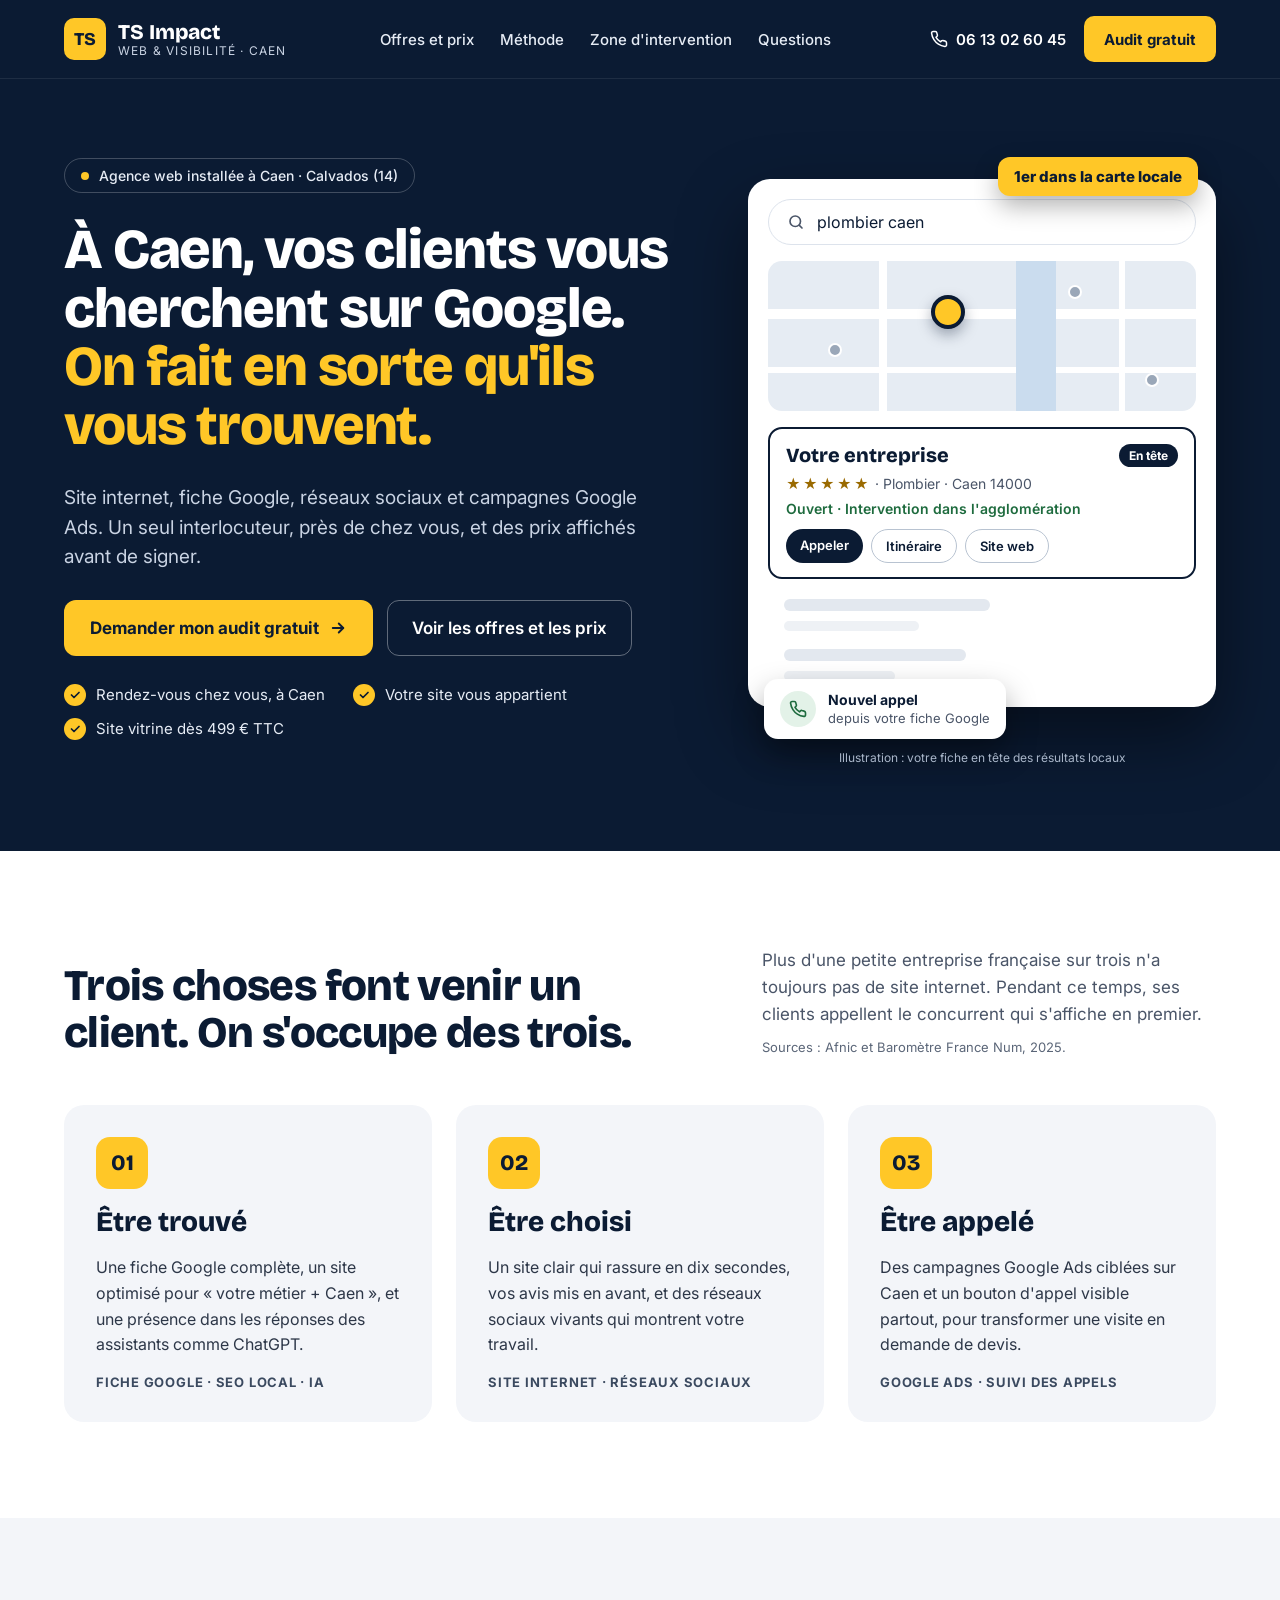
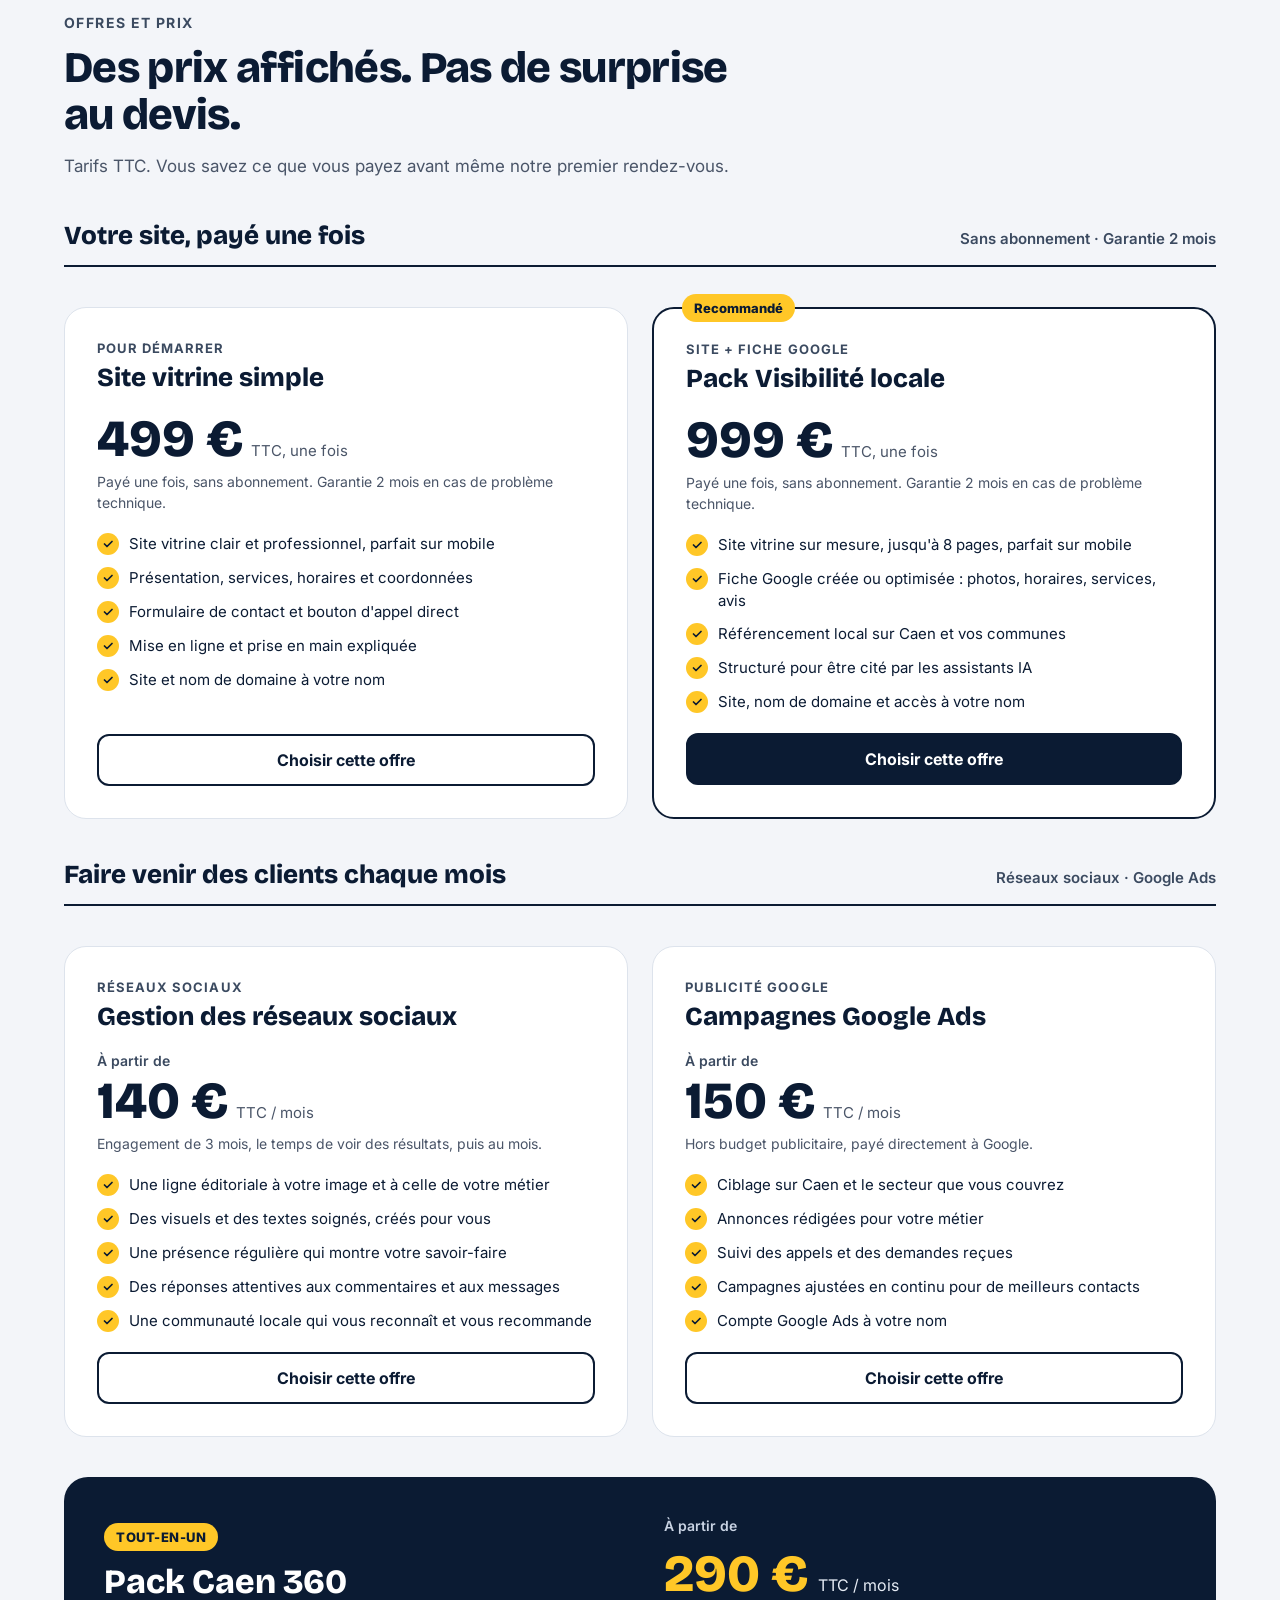
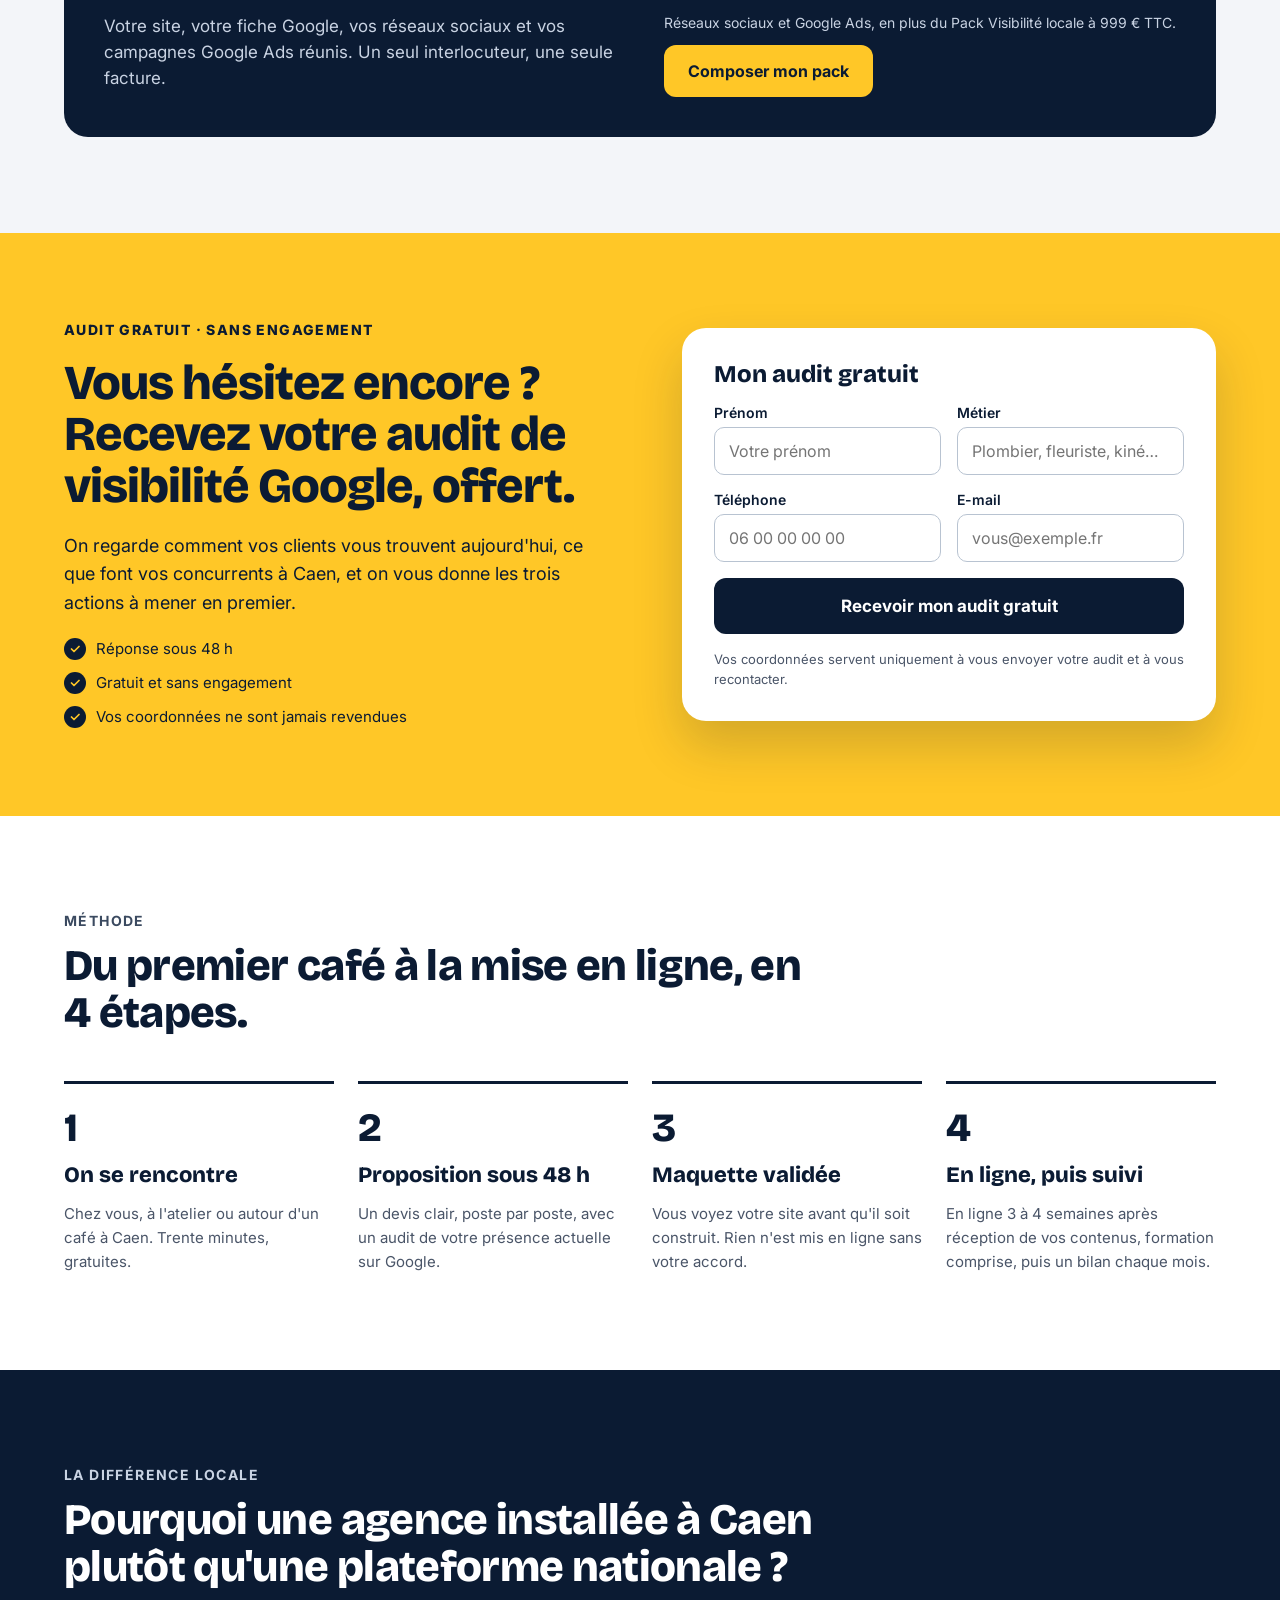
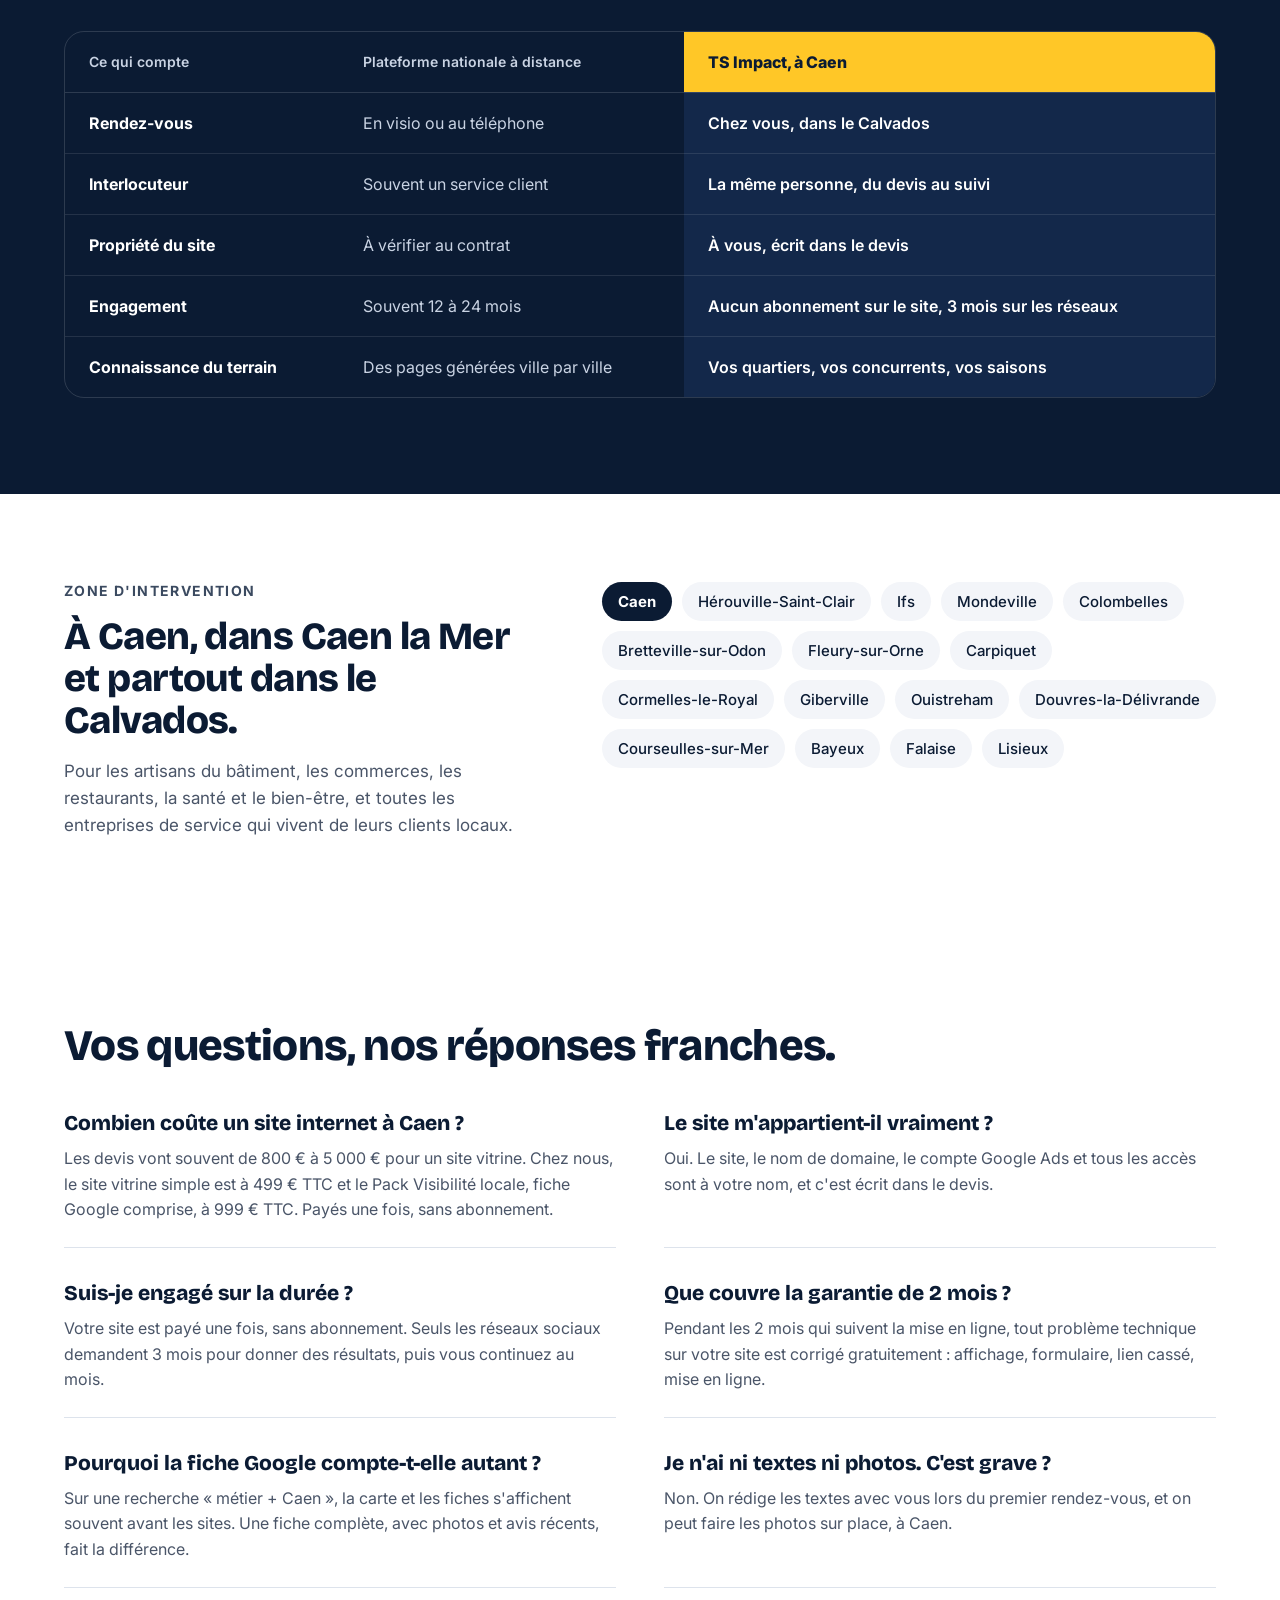
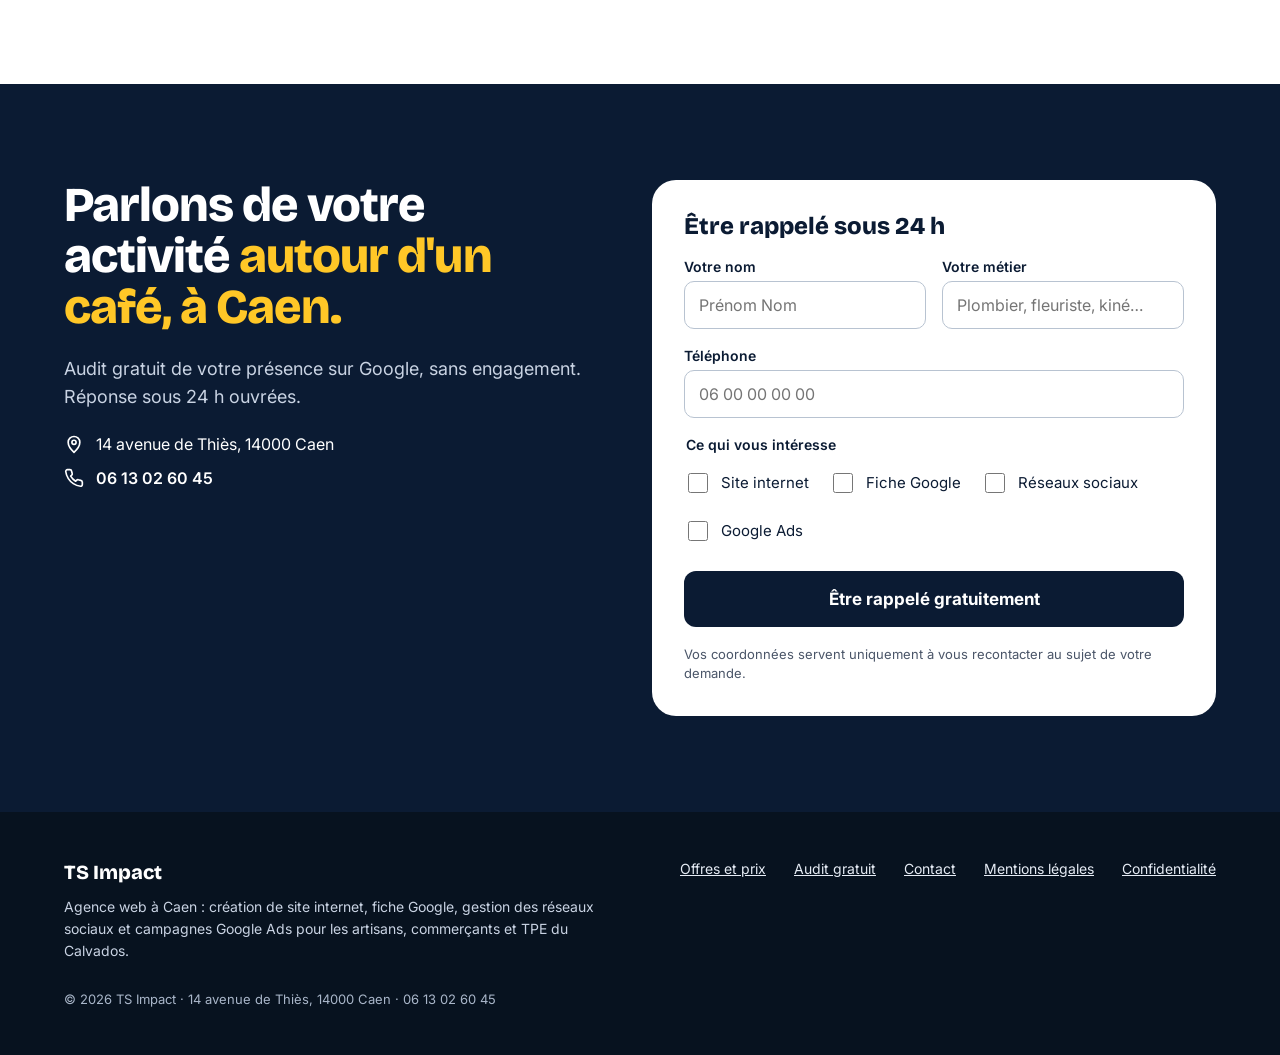
<file: maquette-ts-impact.html>
<!doctype html>
<html lang="fr">
<head>
<meta charset="utf-8">
<title>TS Impact, agence web à Caen : site, fiche Google, réseaux sociaux, Google Ads</title>
<meta name="viewport" content="width=device-width, initial-scale=1">
<meta name="description" content="TS Impact, agence web à Caen : site internet, fiche Google, réseaux sociaux et campagnes Google Ads pour artisans, commerçants et TPE du Calvados.">
<link rel="stylesheet" href="https://fonts.googleapis.com/css2?family=Bricolage+Grotesque:opsz,wght@12..96,700;12..96,800&family=Inter:wght@400;500;600;700&display=swap">
<style>
body{margin:0;background:#FFFFFF;color:#0B1B33;font-family:'Inter',system-ui,-apple-system,sans-serif;-webkit-font-smoothing:antialiased}
*{box-sizing:border-box}
h1,h2,h3{font-family:'Bricolage Grotesque','Inter',sans-serif}
a{color:#0B1B33}a:hover{color:#1F3B66}
[hidden]{display:none !important}
:focus-visible{outline:3px solid #FFC727;outline-offset:2px}
</style>
</head>
<body>
<div style="width: 100%; min-width: 0; background: #FFFFFF;">

<header style="background: #0B1B33; border-bottom: 1px solid rgba(255,255,255,0.08);">
<div style="max-width: 1200px; margin: 0 auto; padding: 16px 24px; display: flex; flex-wrap: wrap; align-items: center; justify-content: space-between; gap: 16px;">
<a href="#top" style="display: flex; align-items: center; gap: 12px; text-decoration: none; color: #FFFFFF;">
<span aria-hidden="true" style="width: 42px; height: 42px; border-radius: 10px; background: #FFC727; color: #0B1B33; display: flex; align-items: center; justify-content: center; font-family: 'Bricolage Grotesque', sans-serif; font-weight: 800; font-size: 18px; letter-spacing: -0.02em;">TS</span>
<span style="display: flex; flex-direction: column; line-height: 1.15;"><span style="font-family: 'Bricolage Grotesque', sans-serif; font-weight: 800; font-size: 21px;">TS Impact</span><span style="font-size: 12px; color: #C9D3E3; letter-spacing: 0.1em; text-transform: uppercase;">Web &amp; visibilité · Caen</span></span>
</a>
<nav aria-label="Navigation principale" style="display: flex; flex-wrap: wrap; gap: 26px; align-items: center;">
<a href="#offres" style="color: #E6ECF5; text-decoration: none; font-size: 15px; font-weight: 500;">Offres et prix</a>
<a href="#methode" style="color: #E6ECF5; text-decoration: none; font-size: 15px; font-weight: 500;">Méthode</a>
<a href="#zone" style="color: #E6ECF5; text-decoration: none; font-size: 15px; font-weight: 500;">Zone d'intervention</a>
<a href="#faq" style="color: #E6ECF5; text-decoration: none; font-size: 15px; font-weight: 500;">Questions</a>
</nav>
<div style="display: flex; gap: 12px; flex-wrap: wrap; align-items: center;">
<a href="tel:+33613026045" style="color: #FFFFFF; text-decoration: none; font-weight: 600; font-size: 15px; min-height: 44px; display: inline-flex; align-items: center; gap: 8px; padding: 0 6px;"><svg width="18" height="18" viewBox="0 0 24 24" fill="none" stroke="currentColor" stroke-width="2" stroke-linecap="round" stroke-linejoin="round" aria-hidden="true"><path d="M22 16.9v3a2 2 0 0 1-2.2 2 19.8 19.8 0 0 1-8.6-3.1 19.5 19.5 0 0 1-6-6A19.8 19.8 0 0 1 2.1 4.2 2 2 0 0 1 4.1 2h3a2 2 0 0 1 2 1.7c.1.9.4 1.8.7 2.7a2 2 0 0 1-.5 2.1L8 9.8a16 16 0 0 0 6 6l1.3-1.3a2 2 0 0 1 2.1-.4c.9.3 1.8.6 2.7.7a2 2 0 0 1 1.7 2z"></path></svg>06 13 02 60 45</a>
<a href="#audit" style="background: #FFC727; color: #0B1B33; padding: 0 20px; min-height: 46px; border-radius: 10px; font-weight: 700; font-size: 15px; text-decoration: none; display: inline-flex; align-items: center;">Audit gratuit</a>
</div>
</div>
</header>

<section id="top" style="background: #0B1B33; color: #FFFFFF; overflow: hidden;">
<div style="max-width: 1200px; margin: 0 auto; padding: 72px 24px 104px; display: flex; flex-wrap: wrap; gap: 56px; align-items: center;">
<div style="flex: 1 1 600px; min-width: 0; display: flex; flex-direction: column; gap: 28px;">
<p style="margin: 0; display: inline-flex; align-self: flex-start; gap: 10px; align-items: center; padding: 8px 16px; border: 1px solid rgba(255,255,255,0.22); border-radius: 999px; font-size: 14px; font-weight: 500; color: #E6ECF5;"><span aria-hidden="true" style="width: 8px; height: 8px; border-radius: 50%; background: #FFC727;"></span>Agence web installée à Caen · Calvados (14)</p>
<h1 style="margin: 0; font-size: clamp(38px, 4.4vw, 62px); line-height: 1.04; letter-spacing: -0.02em; font-weight: 800;">À Caen, vos clients vous cherchent sur Google. <span style="color: #FFC727;">On fait en sorte qu'ils vous trouvent.</span></h1>
<p style="margin: 0; font-size: 19px; line-height: 1.55; color: #C9D3E3; max-width: 580px;">Site internet, fiche Google, réseaux sociaux et campagnes Google Ads. Un seul interlocuteur, près de chez vous, et des prix affichés avant de signer.</p>
<div style="display: flex; flex-wrap: wrap; gap: 14px;">
<a href="#audit" style="background: #FFC727; color: #0B1B33; padding: 0 26px; min-height: 56px; border-radius: 12px; font-weight: 700; font-size: 17px; text-decoration: none; display: inline-flex; align-items: center; gap: 10px;">Demander mon audit gratuit<svg width="18" height="18" viewBox="0 0 24 24" fill="none" stroke="currentColor" stroke-width="2.5" stroke-linecap="round" stroke-linejoin="round" aria-hidden="true"><path d="M5 12h14"></path><path d="M13 6l6 6-6 6"></path></svg></a>
<a href="#offres" style="color: #FFFFFF; padding: 0 24px; min-height: 56px; border-radius: 12px; font-weight: 600; font-size: 17px; text-decoration: none; display: inline-flex; align-items: center; border: 1.5px solid rgba(255,255,255,0.35);">Voir les offres et les prix</a>
</div>
<ul style="list-style: none; margin: 0; padding: 0; display: flex; flex-wrap: wrap; gap: 12px 28px;">
<li style="display: flex; gap: 10px; align-items: center; font-size: 15px; color: #E6ECF5;"><span aria-hidden="true" style="flex: 0 0 22px; width: 22px; height: 22px; border-radius: 50%; background: #FFC727; display: inline-flex; align-items: center; justify-content: center;"><svg width="12" height="12" viewBox="0 0 24 24" fill="none" stroke="#0B1B33" stroke-width="3.5" stroke-linecap="round" stroke-linejoin="round"><path d="M5 12l5 5L20 7"></path></svg></span>Rendez-vous chez vous, à Caen</li>
<li style="display: flex; gap: 10px; align-items: center; font-size: 15px; color: #E6ECF5;"><span aria-hidden="true" style="flex: 0 0 22px; width: 22px; height: 22px; border-radius: 50%; background: #FFC727; display: inline-flex; align-items: center; justify-content: center;"><svg width="12" height="12" viewBox="0 0 24 24" fill="none" stroke="#0B1B33" stroke-width="3.5" stroke-linecap="round" stroke-linejoin="round"><path d="M5 12l5 5L20 7"></path></svg></span>Votre site vous appartient</li>
<li style="display: flex; gap: 10px; align-items: center; font-size: 15px; color: #E6ECF5;"><span aria-hidden="true" style="flex: 0 0 22px; width: 22px; height: 22px; border-radius: 50%; background: #FFC727; display: inline-flex; align-items: center; justify-content: center;"><svg width="12" height="12" viewBox="0 0 24 24" fill="none" stroke="#0B1B33" stroke-width="3.5" stroke-linecap="round" stroke-linejoin="round"><path d="M5 12l5 5L20 7"></path></svg></span>Site vitrine dès 499&nbsp;€&nbsp;TTC</li>
</ul>
</div>

<figure style="flex: 1 1 440px; min-width: 0; margin: 0; position: relative; padding: 28px 0 40px;">
<div aria-hidden="true" style="background: #FFFFFF; color: #0B1B33; border-radius: 22px; padding: 20px; box-shadow: 0 30px 70px rgba(0,0,0,0.45); display: flex; flex-direction: column; gap: 16px;">
<div style="display: flex; align-items: center; gap: 12px; padding: 12px 18px; border: 1px solid #DDE3EC; border-radius: 999px; font-size: 16px; color: #0B1B33;"><svg width="18" height="18" viewBox="0 0 24 24" fill="none" stroke="#4A5568" stroke-width="2.2" stroke-linecap="round" stroke-linejoin="round"><circle cx="11" cy="11" r="7"></circle><path d="M20 20l-3.5-3.5"></path></svg><span>plombier caen</span></div>
<div style="position: relative; height: 150px; border-radius: 14px; background: #E6ECF3; overflow: hidden;">
<div style="position: absolute; left: 0; right: 0; top: 48px; height: 10px; background: #FFFFFF;"></div>
<div style="position: absolute; left: 0; right: 0; top: 106px; height: 6px; background: #FFFFFF;"></div>
<div style="position: absolute; top: 0; bottom: 0; left: 26%; width: 8px; background: #FFFFFF;"></div>
<div style="position: absolute; top: 0; bottom: 0; left: 58%; width: 40px; background: #CADCEE;"></div>
<div style="position: absolute; top: 0; bottom: 0; left: 82%; width: 6px; background: #FFFFFF;"></div>
<div style="position: absolute; left: 14%; top: 82px; width: 14px; height: 14px; border-radius: 50%; background: #9AA7B8; border: 2px solid #FFFFFF;"></div>
<div style="position: absolute; left: 70%; top: 24px; width: 14px; height: 14px; border-radius: 50%; background: #9AA7B8; border: 2px solid #FFFFFF;"></div>
<div style="position: absolute; left: 88%; top: 112px; width: 14px; height: 14px; border-radius: 50%; background: #9AA7B8; border: 2px solid #FFFFFF;"></div>
<div style="position: absolute; left: 38%; top: 34px; width: 34px; height: 34px; border-radius: 50%; background: #FFC727; border: 4px solid #0B1B33; box-shadow: 0 6px 14px rgba(11,27,51,0.35);"></div>
</div>
<div style="display: flex; flex-direction: column; gap: 8px; padding: 14px 16px; border-radius: 14px; border: 2px solid #0B1B33;">
<div style="display: flex; justify-content: space-between; align-items: center; gap: 12px;"><span style="font-family: 'Bricolage Grotesque', sans-serif; font-size: 20px; font-weight: 800;">Votre entreprise</span><span style="font-size: 12px; font-weight: 700; background: #0B1B33; color: #FFFFFF; padding: 4px 10px; border-radius: 999px;">En tête</span></div>
<div style="font-size: 14px; color: #4A5568;"><span style="color: #9A6A00; letter-spacing: 2px;">★★★★★</span> · Plombier · Caen 14000</div>
<div style="font-size: 14px; color: #1E6B3E; font-weight: 600;">Ouvert · Intervention dans l'agglomération</div>
<div style="display: flex; gap: 8px; flex-wrap: wrap; margin-top: 4px;">
<span style="background: #0B1B33; color: #FFFFFF; font-size: 13px; font-weight: 600; padding: 8px 14px; border-radius: 999px;">Appeler</span>
<span style="border: 1px solid #B8C3D1; font-size: 13px; font-weight: 600; padding: 8px 14px; border-radius: 999px;">Itinéraire</span>
<span style="border: 1px solid #B8C3D1; font-size: 13px; font-weight: 600; padding: 8px 14px; border-radius: 999px;">Site web</span>
</div>
</div>
<div style="display: flex; flex-direction: column; gap: 10px; padding: 4px 16px 6px;">
<div style="height: 12px; width: 52%; border-radius: 6px; background: #E3E8EF;"></div>
<div style="height: 10px; width: 34%; border-radius: 6px; background: #EEF1F5;"></div>
<div style="height: 12px; width: 46%; border-radius: 6px; background: #E3E8EF; margin-top: 8px;"></div>
<div style="height: 10px; width: 28%; border-radius: 6px; background: #EEF1F5;"></div>
</div>
</div>
<div aria-hidden="true" style="position: absolute; top: 6px; right: 18px; background: #FFC727; color: #0B1B33; font-weight: 800; font-size: 15px; padding: 10px 16px; border-radius: 12px; box-shadow: 0 10px 24px rgba(0,0,0,0.3);">1er dans la carte locale</div>
<div aria-hidden="true" style="position: absolute; bottom: 8px; left: 16px; background: #FFFFFF; color: #0B1B33; display: flex; align-items: center; gap: 12px; padding: 12px 16px; border-radius: 14px; box-shadow: 0 14px 30px rgba(0,0,0,0.35);"><span style="width: 36px; height: 36px; border-radius: 50%; background: #E3F2E8; display: inline-flex; align-items: center; justify-content: center;"><svg width="18" height="18" viewBox="0 0 24 24" fill="none" stroke="#1E6B3E" stroke-width="2.2" stroke-linecap="round" stroke-linejoin="round"><path d="M22 16.9v3a2 2 0 0 1-2.2 2 19.8 19.8 0 0 1-8.6-3.1 19.5 19.5 0 0 1-6-6A19.8 19.8 0 0 1 2.1 4.2 2 2 0 0 1 4.1 2h3a2 2 0 0 1 2 1.7c.1.9.4 1.8.7 2.7a2 2 0 0 1-.5 2.1L8 9.8a16 16 0 0 0 6 6l1.3-1.3a2 2 0 0 1 2.1-.4c.9.3 1.8.6 2.7.7a2 2 0 0 1 1.7 2z"></path></svg></span><span style="display: flex; flex-direction: column; line-height: 1.3;"><span style="font-weight: 700; font-size: 14px;">Nouvel appel</span><span style="font-size: 13px; color: #4A5568;">depuis votre fiche Google</span></span></div>
<figcaption style="position: absolute; left: 0; right: 0; bottom: -18px; text-align: center; font-size: 12px; color: #A9B6C9;">Illustration : votre fiche en tête des résultats locaux</figcaption>
</figure>
</div>
</section>

<section style="background: #FFFFFF;">
<div style="max-width: 1200px; margin: 0 auto; padding: 96px 24px; display: flex; flex-direction: column; gap: 48px;">
<div style="display: flex; flex-wrap: wrap; gap: 24px 64px; align-items: flex-end; justify-content: space-between;">
<h2 style="margin: 0; flex: 1 1 520px; font-size: clamp(32px, 3.4vw, 46px); line-height: 1.08; letter-spacing: -0.015em; font-weight: 800;">Trois choses font venir un client. On s'occupe des trois.</h2>
<p style="margin: 0; flex: 1 1 340px; font-size: 17px; line-height: 1.6; color: #4A5568;">Plus d'une petite entreprise française sur trois n'a toujours pas de site internet. Pendant ce temps, ses clients appellent le concurrent qui s'affiche en premier.<span style="display: block; margin-top: 8px; font-size: 13px; color: #5B6678;">Sources : Afnic et Baromètre France Num, 2025.</span></p>
</div>
<div style="display: flex; flex-wrap: wrap; gap: 24px;">
<article style="flex: 1 1 300px; min-width: 0; padding: 32px; border-radius: 20px; background: #F3F5F9; display: flex; flex-direction: column; gap: 16px;">
<span aria-hidden="true" style="width: 52px; height: 52px; border-radius: 14px; background: #FFC727; color: #0B1B33; display: flex; align-items: center; justify-content: center; font-family: 'Bricolage Grotesque', sans-serif; font-weight: 800; font-size: 22px;">01</span>
<h3 style="margin: 0; font-size: 28px; font-weight: 800;">Être trouvé</h3>
<p style="margin: 0; font-size: 16px; line-height: 1.6; color: #2D3748;">Une fiche Google complète, un site optimisé pour « votre métier + Caen », et une présence dans les réponses des assistants comme ChatGPT.</p>
<p style="margin: 0; font-size: 13px; font-weight: 700; letter-spacing: 0.06em; text-transform: uppercase; color: #3B4A60;">Fiche Google · SEO local · IA</p>
</article>
<article style="flex: 1 1 300px; min-width: 0; padding: 32px; border-radius: 20px; background: #F3F5F9; display: flex; flex-direction: column; gap: 16px;">
<span aria-hidden="true" style="width: 52px; height: 52px; border-radius: 14px; background: #FFC727; color: #0B1B33; display: flex; align-items: center; justify-content: center; font-family: 'Bricolage Grotesque', sans-serif; font-weight: 800; font-size: 22px;">02</span>
<h3 style="margin: 0; font-size: 28px; font-weight: 800;">Être choisi</h3>
<p style="margin: 0; font-size: 16px; line-height: 1.6; color: #2D3748;">Un site clair qui rassure en dix secondes, vos avis mis en avant, et des réseaux sociaux vivants qui montrent votre travail.</p>
<p style="margin: 0; font-size: 13px; font-weight: 700; letter-spacing: 0.06em; text-transform: uppercase; color: #3B4A60;">Site internet · Réseaux sociaux</p>
</article>
<article style="flex: 1 1 300px; min-width: 0; padding: 32px; border-radius: 20px; background: #F3F5F9; display: flex; flex-direction: column; gap: 16px;">
<span aria-hidden="true" style="width: 52px; height: 52px; border-radius: 14px; background: #FFC727; color: #0B1B33; display: flex; align-items: center; justify-content: center; font-family: 'Bricolage Grotesque', sans-serif; font-weight: 800; font-size: 22px;">03</span>
<h3 style="margin: 0; font-size: 28px; font-weight: 800;">Être appelé</h3>
<p style="margin: 0; font-size: 16px; line-height: 1.6; color: #2D3748;">Des campagnes Google Ads ciblées sur Caen et un bouton d'appel visible partout, pour transformer une visite en demande de devis.</p>
<p style="margin: 0; font-size: 13px; font-weight: 700; letter-spacing: 0.06em; text-transform: uppercase; color: #3B4A60;">Google Ads · Suivi des appels</p>
</article>
</div>
</div>
</section>

<section id="offres" style="background: #F3F5F9;">
<div style="max-width: 1200px; margin: 0 auto; padding: 96px 24px; display: flex; flex-direction: column; gap: 40px;">
<div style="display: flex; flex-direction: column; gap: 14px; max-width: 720px;">
<p style="margin: 0; font-size: 14px; font-weight: 700; letter-spacing: 0.1em; text-transform: uppercase; color: #3B4A60;">Offres et prix</p>
<h2 style="margin: 0; font-size: clamp(32px, 3.4vw, 46px); line-height: 1.08; letter-spacing: -0.015em; font-weight: 800;">Des prix affichés. Pas de surprise au devis.</h2>
<p style="margin: 0; font-size: 17px; line-height: 1.6; color: #4A5568;">Tarifs TTC. Vous savez ce que vous payez avant même notre premier rendez-vous.</p>
</div>
<div style="display: flex; flex-wrap: wrap; gap: 8px 24px; align-items: baseline; justify-content: space-between; padding-bottom: 14px; border-bottom: 2px solid #0B1B33;"><p style="margin: 0; font-family: 'Bricolage Grotesque', sans-serif; font-size: 26px; font-weight: 800;">Votre site, payé une fois</p><p style="margin: 0; font-size: 15px; font-weight: 600; color: #3B4A60;">Sans abonnement · Garantie 2 mois</p></div>
<div style="display: flex; flex-wrap: wrap; gap: 32px 24px; align-items: stretch;">
<article style="flex: 1 1 420px; min-width: 0; background: #FFFFFF; border: 1px solid #DDE3EC; border-radius: 22px; padding: 32px; display: flex; flex-direction: column; gap: 20px; position: relative;">
<div style="display: flex; flex-direction: column; gap: 6px;"><p style="margin: 0; font-size: 13px; font-weight: 700; letter-spacing: 0.08em; text-transform: uppercase; color: #3B4A60;">Pour démarrer</p><h3 style="margin: 0; font-size: 26px; font-weight: 800;">Site vitrine simple</h3></div>
<div style="display: flex; flex-direction: column; gap: 6px;"><p style="margin: 0; display: flex; align-items: baseline; gap: 8px; flex-wrap: wrap;"><span style="font-family: 'Bricolage Grotesque', sans-serif; font-size: 52px; font-weight: 800; line-height: 1;">499&nbsp;€</span><span style="font-size: 15px; color: #4A5568;">TTC, une fois</span></p><p style="margin: 0; font-size: 14px; line-height: 1.5; color: #4A5568;">Payé une fois, sans abonnement. Garantie 2 mois en cas de problème technique.</p></div>
<ul style="list-style: none; margin: 0; padding: 0; display: flex; flex-direction: column; gap: 12px; flex-grow: 1;">
<li style="display: flex; gap: 10px; align-items: flex-start; font-size: 15px; line-height: 1.45;"><span aria-hidden="true" style="flex: 0 0 22px; width: 22px; height: 22px; border-radius: 50%; background: #FFC727; display: inline-flex; align-items: center; justify-content: center;"><svg width="12" height="12" viewBox="0 0 24 24" fill="none" stroke="#0B1B33" stroke-width="3.5" stroke-linecap="round" stroke-linejoin="round"><path d="M5 12l5 5L20 7"></path></svg></span><span>Site vitrine clair et professionnel, parfait sur mobile</span></li>
<li style="display: flex; gap: 10px; align-items: flex-start; font-size: 15px; line-height: 1.45;"><span aria-hidden="true" style="flex: 0 0 22px; width: 22px; height: 22px; border-radius: 50%; background: #FFC727; display: inline-flex; align-items: center; justify-content: center;"><svg width="12" height="12" viewBox="0 0 24 24" fill="none" stroke="#0B1B33" stroke-width="3.5" stroke-linecap="round" stroke-linejoin="round"><path d="M5 12l5 5L20 7"></path></svg></span><span>Présentation, services, horaires et coordonnées</span></li>
<li style="display: flex; gap: 10px; align-items: flex-start; font-size: 15px; line-height: 1.45;"><span aria-hidden="true" style="flex: 0 0 22px; width: 22px; height: 22px; border-radius: 50%; background: #FFC727; display: inline-flex; align-items: center; justify-content: center;"><svg width="12" height="12" viewBox="0 0 24 24" fill="none" stroke="#0B1B33" stroke-width="3.5" stroke-linecap="round" stroke-linejoin="round"><path d="M5 12l5 5L20 7"></path></svg></span><span>Formulaire de contact et bouton d'appel direct</span></li>
<li style="display: flex; gap: 10px; align-items: flex-start; font-size: 15px; line-height: 1.45;"><span aria-hidden="true" style="flex: 0 0 22px; width: 22px; height: 22px; border-radius: 50%; background: #FFC727; display: inline-flex; align-items: center; justify-content: center;"><svg width="12" height="12" viewBox="0 0 24 24" fill="none" stroke="#0B1B33" stroke-width="3.5" stroke-linecap="round" stroke-linejoin="round"><path d="M5 12l5 5L20 7"></path></svg></span><span>Mise en ligne et prise en main expliquée</span></li>
<li style="display: flex; gap: 10px; align-items: flex-start; font-size: 15px; line-height: 1.45;"><span aria-hidden="true" style="flex: 0 0 22px; width: 22px; height: 22px; border-radius: 50%; background: #FFC727; display: inline-flex; align-items: center; justify-content: center;"><svg width="12" height="12" viewBox="0 0 24 24" fill="none" stroke="#0B1B33" stroke-width="3.5" stroke-linecap="round" stroke-linejoin="round"><path d="M5 12l5 5L20 7"></path></svg></span><span>Site et nom de domaine à votre nom</span></li>
</ul>
<button type="button" data-offre="Site vitrine simple" style="background: #FFFFFF; color: #0B1B33; border: 2px solid #0B1B33; min-height: 52px; border-radius: 12px; font-weight: 700; font-size: 16px; font-family: inherit; cursor: pointer;">Choisir cette offre</button>
</article>
<article style="flex: 1 1 420px; min-width: 0; background: #FFFFFF; border: 2px solid #0B1B33; border-radius: 22px; padding: 32px; display: flex; flex-direction: column; gap: 20px; position: relative;">
<span style="position: absolute; top: -15px; left: 28px; background: #FFC727; color: #0B1B33; font-size: 13px; font-weight: 800; padding: 6px 12px; border-radius: 999px;">Recommandé</span>
<div style="display: flex; flex-direction: column; gap: 6px;"><p style="margin: 0; font-size: 13px; font-weight: 700; letter-spacing: 0.08em; text-transform: uppercase; color: #3B4A60;">Site + fiche Google</p><h3 style="margin: 0; font-size: 26px; font-weight: 800;">Pack Visibilité locale</h3></div>
<div style="display: flex; flex-direction: column; gap: 6px;"><p style="margin: 0; display: flex; align-items: baseline; gap: 8px; flex-wrap: wrap;"><span style="font-family: 'Bricolage Grotesque', sans-serif; font-size: 52px; font-weight: 800; line-height: 1;">999&nbsp;€</span><span style="font-size: 15px; color: #4A5568;">TTC, une fois</span></p><p style="margin: 0; font-size: 14px; line-height: 1.5; color: #4A5568;">Payé une fois, sans abonnement. Garantie 2 mois en cas de problème technique.</p></div>
<ul style="list-style: none; margin: 0; padding: 0; display: flex; flex-direction: column; gap: 12px; flex-grow: 1;">
<li style="display: flex; gap: 10px; align-items: flex-start; font-size: 15px; line-height: 1.45;"><span aria-hidden="true" style="flex: 0 0 22px; width: 22px; height: 22px; border-radius: 50%; background: #FFC727; display: inline-flex; align-items: center; justify-content: center;"><svg width="12" height="12" viewBox="0 0 24 24" fill="none" stroke="#0B1B33" stroke-width="3.5" stroke-linecap="round" stroke-linejoin="round"><path d="M5 12l5 5L20 7"></path></svg></span><span>Site vitrine sur mesure, jusqu'à 8 pages, parfait sur mobile</span></li>
<li style="display: flex; gap: 10px; align-items: flex-start; font-size: 15px; line-height: 1.45;"><span aria-hidden="true" style="flex: 0 0 22px; width: 22px; height: 22px; border-radius: 50%; background: #FFC727; display: inline-flex; align-items: center; justify-content: center;"><svg width="12" height="12" viewBox="0 0 24 24" fill="none" stroke="#0B1B33" stroke-width="3.5" stroke-linecap="round" stroke-linejoin="round"><path d="M5 12l5 5L20 7"></path></svg></span><span>Fiche Google créée ou optimisée : photos, horaires, services, avis</span></li>
<li style="display: flex; gap: 10px; align-items: flex-start; font-size: 15px; line-height: 1.45;"><span aria-hidden="true" style="flex: 0 0 22px; width: 22px; height: 22px; border-radius: 50%; background: #FFC727; display: inline-flex; align-items: center; justify-content: center;"><svg width="12" height="12" viewBox="0 0 24 24" fill="none" stroke="#0B1B33" stroke-width="3.5" stroke-linecap="round" stroke-linejoin="round"><path d="M5 12l5 5L20 7"></path></svg></span><span>Référencement local sur Caen et vos communes</span></li>
<li style="display: flex; gap: 10px; align-items: flex-start; font-size: 15px; line-height: 1.45;"><span aria-hidden="true" style="flex: 0 0 22px; width: 22px; height: 22px; border-radius: 50%; background: #FFC727; display: inline-flex; align-items: center; justify-content: center;"><svg width="12" height="12" viewBox="0 0 24 24" fill="none" stroke="#0B1B33" stroke-width="3.5" stroke-linecap="round" stroke-linejoin="round"><path d="M5 12l5 5L20 7"></path></svg></span><span>Structuré pour être cité par les assistants IA</span></li>
<li style="display: flex; gap: 10px; align-items: flex-start; font-size: 15px; line-height: 1.45;"><span aria-hidden="true" style="flex: 0 0 22px; width: 22px; height: 22px; border-radius: 50%; background: #FFC727; display: inline-flex; align-items: center; justify-content: center;"><svg width="12" height="12" viewBox="0 0 24 24" fill="none" stroke="#0B1B33" stroke-width="3.5" stroke-linecap="round" stroke-linejoin="round"><path d="M5 12l5 5L20 7"></path></svg></span><span>Site, nom de domaine et accès à votre nom</span></li>
</ul>
<button type="button" data-offre="Pack Visibilité locale" style="background: #0B1B33; color: #FFFFFF; border: 2px solid #0B1B33; min-height: 52px; border-radius: 12px; font-weight: 700; font-size: 16px; font-family: inherit; cursor: pointer;">Choisir cette offre</button>
</article>
</div>
<div style="display: flex; flex-wrap: wrap; gap: 8px 24px; align-items: baseline; justify-content: space-between; padding-bottom: 14px; border-bottom: 2px solid #0B1B33;"><p style="margin: 0; font-family: 'Bricolage Grotesque', sans-serif; font-size: 26px; font-weight: 800;">Faire venir des clients chaque mois</p><p style="margin: 0; font-size: 15px; font-weight: 600; color: #3B4A60;">Réseaux sociaux · Google Ads</p></div>
<div style="display: flex; flex-wrap: wrap; gap: 32px 24px; align-items: stretch;">
<article style="flex: 1 1 420px; min-width: 0; background: #FFFFFF; border: 1px solid #DDE3EC; border-radius: 22px; padding: 32px; display: flex; flex-direction: column; gap: 20px; position: relative;">
<div style="display: flex; flex-direction: column; gap: 6px;"><p style="margin: 0; font-size: 13px; font-weight: 700; letter-spacing: 0.08em; text-transform: uppercase; color: #3B4A60;">Réseaux sociaux</p><h3 style="margin: 0; font-size: 26px; font-weight: 800;">Gestion des réseaux sociaux</h3></div>
<div style="display: flex; flex-direction: column; gap: 6px;"><p style="margin: 0; font-size: 14px; font-weight: 600; color: #3B4A60;">À partir de</p><p style="margin: 0; display: flex; align-items: baseline; gap: 8px; flex-wrap: wrap;"><span style="font-family: 'Bricolage Grotesque', sans-serif; font-size: 52px; font-weight: 800; line-height: 1;">140&nbsp;€</span><span style="font-size: 15px; color: #4A5568;">TTC / mois</span></p><p style="margin: 0; font-size: 14px; line-height: 1.5; color: #4A5568;">Engagement de 3 mois, le temps de voir des résultats, puis au mois.</p></div>
<ul style="list-style: none; margin: 0; padding: 0; display: flex; flex-direction: column; gap: 12px; flex-grow: 1;">
<li style="display: flex; gap: 10px; align-items: flex-start; font-size: 15px; line-height: 1.45;"><span aria-hidden="true" style="flex: 0 0 22px; width: 22px; height: 22px; border-radius: 50%; background: #FFC727; display: inline-flex; align-items: center; justify-content: center;"><svg width="12" height="12" viewBox="0 0 24 24" fill="none" stroke="#0B1B33" stroke-width="3.5" stroke-linecap="round" stroke-linejoin="round"><path d="M5 12l5 5L20 7"></path></svg></span><span>Une ligne éditoriale à votre image et à celle de votre métier</span></li>
<li style="display: flex; gap: 10px; align-items: flex-start; font-size: 15px; line-height: 1.45;"><span aria-hidden="true" style="flex: 0 0 22px; width: 22px; height: 22px; border-radius: 50%; background: #FFC727; display: inline-flex; align-items: center; justify-content: center;"><svg width="12" height="12" viewBox="0 0 24 24" fill="none" stroke="#0B1B33" stroke-width="3.5" stroke-linecap="round" stroke-linejoin="round"><path d="M5 12l5 5L20 7"></path></svg></span><span>Des visuels et des textes soignés, créés pour vous</span></li>
<li style="display: flex; gap: 10px; align-items: flex-start; font-size: 15px; line-height: 1.45;"><span aria-hidden="true" style="flex: 0 0 22px; width: 22px; height: 22px; border-radius: 50%; background: #FFC727; display: inline-flex; align-items: center; justify-content: center;"><svg width="12" height="12" viewBox="0 0 24 24" fill="none" stroke="#0B1B33" stroke-width="3.5" stroke-linecap="round" stroke-linejoin="round"><path d="M5 12l5 5L20 7"></path></svg></span><span>Une présence régulière qui montre votre savoir-faire</span></li>
<li style="display: flex; gap: 10px; align-items: flex-start; font-size: 15px; line-height: 1.45;"><span aria-hidden="true" style="flex: 0 0 22px; width: 22px; height: 22px; border-radius: 50%; background: #FFC727; display: inline-flex; align-items: center; justify-content: center;"><svg width="12" height="12" viewBox="0 0 24 24" fill="none" stroke="#0B1B33" stroke-width="3.5" stroke-linecap="round" stroke-linejoin="round"><path d="M5 12l5 5L20 7"></path></svg></span><span>Des réponses attentives aux commentaires et aux messages</span></li>
<li style="display: flex; gap: 10px; align-items: flex-start; font-size: 15px; line-height: 1.45;"><span aria-hidden="true" style="flex: 0 0 22px; width: 22px; height: 22px; border-radius: 50%; background: #FFC727; display: inline-flex; align-items: center; justify-content: center;"><svg width="12" height="12" viewBox="0 0 24 24" fill="none" stroke="#0B1B33" stroke-width="3.5" stroke-linecap="round" stroke-linejoin="round"><path d="M5 12l5 5L20 7"></path></svg></span><span>Une communauté locale qui vous reconnaît et vous recommande</span></li>
</ul>
<button type="button" data-offre="Gestion des réseaux sociaux" style="background: #FFFFFF; color: #0B1B33; border: 2px solid #0B1B33; min-height: 52px; border-radius: 12px; font-weight: 700; font-size: 16px; font-family: inherit; cursor: pointer;">Choisir cette offre</button>
</article>
<article style="flex: 1 1 420px; min-width: 0; background: #FFFFFF; border: 1px solid #DDE3EC; border-radius: 22px; padding: 32px; display: flex; flex-direction: column; gap: 20px; position: relative;">
<div style="display: flex; flex-direction: column; gap: 6px;"><p style="margin: 0; font-size: 13px; font-weight: 700; letter-spacing: 0.08em; text-transform: uppercase; color: #3B4A60;">Publicité Google</p><h3 style="margin: 0; font-size: 26px; font-weight: 800;">Campagnes Google Ads</h3></div>
<div style="display: flex; flex-direction: column; gap: 6px;"><p style="margin: 0; font-size: 14px; font-weight: 600; color: #3B4A60;">À partir de</p><p style="margin: 0; display: flex; align-items: baseline; gap: 8px; flex-wrap: wrap;"><span style="font-family: 'Bricolage Grotesque', sans-serif; font-size: 52px; font-weight: 800; line-height: 1;">150&nbsp;€</span><span style="font-size: 15px; color: #4A5568;">TTC / mois</span></p><p style="margin: 0; font-size: 14px; line-height: 1.5; color: #4A5568;">Hors budget publicitaire, payé directement à Google.</p></div>
<ul style="list-style: none; margin: 0; padding: 0; display: flex; flex-direction: column; gap: 12px; flex-grow: 1;">
<li style="display: flex; gap: 10px; align-items: flex-start; font-size: 15px; line-height: 1.45;"><span aria-hidden="true" style="flex: 0 0 22px; width: 22px; height: 22px; border-radius: 50%; background: #FFC727; display: inline-flex; align-items: center; justify-content: center;"><svg width="12" height="12" viewBox="0 0 24 24" fill="none" stroke="#0B1B33" stroke-width="3.5" stroke-linecap="round" stroke-linejoin="round"><path d="M5 12l5 5L20 7"></path></svg></span><span>Ciblage sur Caen et le secteur que vous couvrez</span></li>
<li style="display: flex; gap: 10px; align-items: flex-start; font-size: 15px; line-height: 1.45;"><span aria-hidden="true" style="flex: 0 0 22px; width: 22px; height: 22px; border-radius: 50%; background: #FFC727; display: inline-flex; align-items: center; justify-content: center;"><svg width="12" height="12" viewBox="0 0 24 24" fill="none" stroke="#0B1B33" stroke-width="3.5" stroke-linecap="round" stroke-linejoin="round"><path d="M5 12l5 5L20 7"></path></svg></span><span>Annonces rédigées pour votre métier</span></li>
<li style="display: flex; gap: 10px; align-items: flex-start; font-size: 15px; line-height: 1.45;"><span aria-hidden="true" style="flex: 0 0 22px; width: 22px; height: 22px; border-radius: 50%; background: #FFC727; display: inline-flex; align-items: center; justify-content: center;"><svg width="12" height="12" viewBox="0 0 24 24" fill="none" stroke="#0B1B33" stroke-width="3.5" stroke-linecap="round" stroke-linejoin="round"><path d="M5 12l5 5L20 7"></path></svg></span><span>Suivi des appels et des demandes reçues</span></li>
<li style="display: flex; gap: 10px; align-items: flex-start; font-size: 15px; line-height: 1.45;"><span aria-hidden="true" style="flex: 0 0 22px; width: 22px; height: 22px; border-radius: 50%; background: #FFC727; display: inline-flex; align-items: center; justify-content: center;"><svg width="12" height="12" viewBox="0 0 24 24" fill="none" stroke="#0B1B33" stroke-width="3.5" stroke-linecap="round" stroke-linejoin="round"><path d="M5 12l5 5L20 7"></path></svg></span><span>Campagnes ajustées en continu pour de meilleurs contacts</span></li>
<li style="display: flex; gap: 10px; align-items: flex-start; font-size: 15px; line-height: 1.45;"><span aria-hidden="true" style="flex: 0 0 22px; width: 22px; height: 22px; border-radius: 50%; background: #FFC727; display: inline-flex; align-items: center; justify-content: center;"><svg width="12" height="12" viewBox="0 0 24 24" fill="none" stroke="#0B1B33" stroke-width="3.5" stroke-linecap="round" stroke-linejoin="round"><path d="M5 12l5 5L20 7"></path></svg></span><span>Compte Google Ads à votre nom</span></li>
</ul>
<button type="button" data-offre="Campagnes Google Ads" style="background: #FFFFFF; color: #0B1B33; border: 2px solid #0B1B33; min-height: 52px; border-radius: 12px; font-weight: 700; font-size: 16px; font-family: inherit; cursor: pointer;">Choisir cette offre</button>
</article>
</div>
<article style="background: #0B1B33; color: #FFFFFF; border-radius: 24px; padding: 40px; display: flex; flex-wrap: wrap; gap: 28px 48px; align-items: center; justify-content: space-between;">
<div style="flex: 1 1 460px; min-width: 0; display: flex; flex-direction: column; gap: 12px;">
<p style="margin: 0; display: inline-flex; align-self: flex-start; background: #FFC727; color: #0B1B33; font-size: 13px; font-weight: 800; padding: 6px 12px; border-radius: 999px; letter-spacing: 0.04em; text-transform: uppercase;">Tout-en-un</p>
<h3 style="margin: 0; font-size: 34px; font-weight: 800; line-height: 1.1;">Pack Caen 360</h3>
<p style="margin: 0; font-size: 17px; line-height: 1.55; color: #C9D3E3;">Votre site, votre fiche Google, vos réseaux sociaux et vos campagnes Google Ads réunis. Un seul interlocuteur, une seule facture.</p>
</div>
<div style="flex: 0 1 auto; display: flex; flex-direction: column; gap: 14px; align-items: flex-start;">
<p style="margin: 0; font-size: 14px; font-weight: 600; color: #C9D3E3;">À partir de</p>
<p style="margin: 0; display: flex; align-items: baseline; gap: 10px; flex-wrap: wrap;"><span style="font-family: 'Bricolage Grotesque', sans-serif; font-size: 52px; font-weight: 800; line-height: 1; color: #FFC727;">290&nbsp;€</span><span style="font-size: 16px; color: #E6ECF5;">TTC / mois</span></p>
<p style="margin: 0; font-size: 14px; color: #C9D3E3;">Réseaux sociaux et Google Ads, en plus du Pack Visibilité locale à 999&nbsp;€&nbsp;TTC.</p>
<button type="button" data-offre="Pack Caen 360" style="background: #FFC727; color: #0B1B33; padding: 0 24px; min-height: 52px; border: 0; border-radius: 12px; font-weight: 700; font-size: 16px; font-family: inherit; cursor: pointer;">Composer mon pack</button>
</div>
</article>
</div>
</section>

<section id="audit" style="background: #FFC727; color: #0B1B33;">
<div style="max-width: 1200px; margin: 0 auto; padding: 88px 24px; display: flex; flex-wrap: wrap; gap: 40px 64px; align-items: center;">
<div style="flex: 1 1 440px; min-width: 0; display: flex; flex-direction: column; gap: 20px;">
<p style="margin: 0; font-size: 14px; font-weight: 800; letter-spacing: 0.1em; text-transform: uppercase;">Audit gratuit · sans engagement</p>
<h2 style="margin: 0; font-size: clamp(34px, 3.8vw, 52px); line-height: 1.05; letter-spacing: -0.02em; font-weight: 800;">Vous hésitez encore ? Recevez votre audit de visibilité Google, offert.</h2>
<p style="margin: 0; font-size: 18px; line-height: 1.6;">On regarde comment vos clients vous trouvent aujourd'hui, ce que font vos concurrents à Caen, et on vous donne les trois actions à mener en premier.</p>
<ul style="list-style: none; margin: 0; padding: 0; display: flex; flex-direction: column; gap: 12px;">
<li style="display: flex; gap: 10px; align-items: flex-start; font-size: 15px; line-height: 1.45;"><span aria-hidden="true" style="flex: 0 0 22px; width: 22px; height: 22px; border-radius: 50%; background: #0B1B33; display: inline-flex; align-items: center; justify-content: center;"><svg width="12" height="12" viewBox="0 0 24 24" fill="none" stroke="#FFC727" stroke-width="3.5" stroke-linecap="round" stroke-linejoin="round"><path d="M5 12l5 5L20 7"></path></svg></span><span>Réponse sous 48 h</span></li>
<li style="display: flex; gap: 10px; align-items: flex-start; font-size: 15px; line-height: 1.45;"><span aria-hidden="true" style="flex: 0 0 22px; width: 22px; height: 22px; border-radius: 50%; background: #0B1B33; display: inline-flex; align-items: center; justify-content: center;"><svg width="12" height="12" viewBox="0 0 24 24" fill="none" stroke="#FFC727" stroke-width="3.5" stroke-linecap="round" stroke-linejoin="round"><path d="M5 12l5 5L20 7"></path></svg></span><span>Gratuit et sans engagement</span></li>
<li style="display: flex; gap: 10px; align-items: flex-start; font-size: 15px; line-height: 1.45;"><span aria-hidden="true" style="flex: 0 0 22px; width: 22px; height: 22px; border-radius: 50%; background: #0B1B33; display: inline-flex; align-items: center; justify-content: center;"><svg width="12" height="12" viewBox="0 0 24 24" fill="none" stroke="#FFC727" stroke-width="3.5" stroke-linecap="round" stroke-linejoin="round"><path d="M5 12l5 5L20 7"></path></svg></span><span>Vos coordonnées ne sont jamais revendues</span></li>
</ul>
</div>
<div style="flex: 1 1 420px; min-width: 0; background: #FFFFFF; border-radius: 24px; padding: 32px; box-shadow: 0 24px 50px rgba(11,27,51,0.18);">
<div id="audit-form">
<form style="display: flex; flex-direction: column; gap: 16px;">
<p style="margin: 0; font-family: 'Bricolage Grotesque', sans-serif; font-size: 24px; font-weight: 800;">Mon audit gratuit</p>
<div style="display: flex; flex-wrap: wrap; gap: 16px;">
<div style="flex: 1 1 200px; min-width: 0; display: flex; flex-direction: column; gap: 6px;"><label for="a-prenom" style="font-size: 14px; font-weight: 600;">Prénom</label><input id="a-prenom" type="text" autocomplete="given-name" placeholder="Votre prénom" style="min-height: 48px; padding: 0 14px; border: 1.5px solid #B8C3D1; border-radius: 10px; font-size: 16px; font-family: inherit;"></div>
<div style="flex: 1 1 200px; min-width: 0; display: flex; flex-direction: column; gap: 6px;"><label for="a-metier" style="font-size: 14px; font-weight: 600;">Métier</label><input id="a-metier" type="text" placeholder="Plombier, fleuriste, kiné…" style="min-height: 48px; padding: 0 14px; border: 1.5px solid #B8C3D1; border-radius: 10px; font-size: 16px; font-family: inherit;"></div>
</div>
<div style="display: flex; flex-wrap: wrap; gap: 16px;">
<div style="flex: 1 1 200px; min-width: 0; display: flex; flex-direction: column; gap: 6px;"><label for="a-tel" style="font-size: 14px; font-weight: 600;">Téléphone</label><input id="a-tel" type="tel" autocomplete="tel" placeholder="06 00 00 00 00" style="min-height: 48px; padding: 0 14px; border: 1.5px solid #B8C3D1; border-radius: 10px; font-size: 16px; font-family: inherit;"></div>
<div style="flex: 1 1 200px; min-width: 0; display: flex; flex-direction: column; gap: 6px;"><label for="a-email" style="font-size: 14px; font-weight: 600;">E-mail</label><input id="a-email" type="email" autocomplete="email" placeholder="vous@exemple.fr" style="min-height: 48px; padding: 0 14px; border: 1.5px solid #B8C3D1; border-radius: 10px; font-size: 16px; font-family: inherit;"></div>
</div>
<button type="button" data-action="envoyer-audit" style="min-height: 56px; border: 0; border-radius: 12px; background: #0B1B33; color: #FFFFFF; font-size: 17px; font-weight: 700; font-family: inherit; cursor: pointer;">Recevoir mon audit gratuit</button>
<p style="margin: 0; font-size: 13px; line-height: 1.5; color: #4A5568;">Vos coordonnées servent uniquement à vous envoyer votre audit et à vous recontacter.</p>
</form>
</div>
<div id="audit-merci" hidden>
<div style="display: flex; flex-direction: column; gap: 14px; align-items: flex-start; padding: 24px 0;">
<span aria-hidden="true" style="width: 56px; height: 56px; border-radius: 50%; background: #FFC727; display: inline-flex; align-items: center; justify-content: center;"><svg width="26" height="26" viewBox="0 0 24 24" fill="none" stroke="#0B1B33" stroke-width="3" stroke-linecap="round" stroke-linejoin="round"><path d="M5 12l5 5L20 7"></path></svg></span>
<p style="margin: 0; font-family: 'Bricolage Grotesque', sans-serif; font-size: 26px; font-weight: 800;">Merci, c'est noté !</p>
<p style="margin: 0; font-size: 16px; line-height: 1.6; color: #4A5568;">Votre audit arrive sous 48 h. On vous contacte au numéro ou à l'adresse indiqués.</p>
</div>
</div>
</div>
</div>
</section>

<section id="methode" style="background: #FFFFFF;">
<div style="max-width: 1200px; margin: 0 auto; padding: 96px 24px; display: flex; flex-direction: column; gap: 44px;">
<div style="display: flex; flex-direction: column; gap: 14px; max-width: 760px;">
<p style="margin: 0; font-size: 14px; font-weight: 700; letter-spacing: 0.1em; text-transform: uppercase; color: #3B4A60;">Méthode</p>
<h2 style="margin: 0; font-size: clamp(32px, 3.4vw, 46px); line-height: 1.08; letter-spacing: -0.015em; font-weight: 800;">Du premier café à la mise en ligne, en 4 étapes.</h2>
</div>
<ol style="list-style: none; margin: 0; padding: 0; display: flex; flex-wrap: wrap; gap: 24px;">
<li style="flex: 1 1 240px; min-width: 0; display: flex; flex-direction: column; gap: 14px; padding-top: 24px; border-top: 3px solid #0B1B33;">
<span style="font-family: 'Bricolage Grotesque', sans-serif; font-size: 40px; font-weight: 800; line-height: 1;">1</span>
<h3 style="margin: 0; font-size: 22px; font-weight: 800;">On se rencontre</h3>
<p style="margin: 0; font-size: 15px; line-height: 1.6; color: #4A5568;">Chez vous, à l'atelier ou autour d'un café à Caen. Trente minutes, gratuites.</p>
</li>
<li style="flex: 1 1 240px; min-width: 0; display: flex; flex-direction: column; gap: 14px; padding-top: 24px; border-top: 3px solid #0B1B33;">
<span style="font-family: 'Bricolage Grotesque', sans-serif; font-size: 40px; font-weight: 800; line-height: 1;">2</span>
<h3 style="margin: 0; font-size: 22px; font-weight: 800;">Proposition sous 48 h</h3>
<p style="margin: 0; font-size: 15px; line-height: 1.6; color: #4A5568;">Un devis clair, poste par poste, avec un audit de votre présence actuelle sur Google.</p>
</li>
<li style="flex: 1 1 240px; min-width: 0; display: flex; flex-direction: column; gap: 14px; padding-top: 24px; border-top: 3px solid #0B1B33;">
<span style="font-family: 'Bricolage Grotesque', sans-serif; font-size: 40px; font-weight: 800; line-height: 1;">3</span>
<h3 style="margin: 0; font-size: 22px; font-weight: 800;">Maquette validée</h3>
<p style="margin: 0; font-size: 15px; line-height: 1.6; color: #4A5568;">Vous voyez votre site avant qu'il soit construit. Rien n'est mis en ligne sans votre accord.</p>
</li>
<li style="flex: 1 1 240px; min-width: 0; display: flex; flex-direction: column; gap: 14px; padding-top: 24px; border-top: 3px solid #0B1B33;">
<span style="font-family: 'Bricolage Grotesque', sans-serif; font-size: 40px; font-weight: 800; line-height: 1;">4</span>
<h3 style="margin: 0; font-size: 22px; font-weight: 800;">En ligne, puis suivi</h3>
<p style="margin: 0; font-size: 15px; line-height: 1.6; color: #4A5568;">En ligne 3 à 4 semaines après réception de vos contenus, formation comprise, puis un bilan chaque mois.</p>
</li>
</ol>
</div>
</section>

<section style="background: #0B1B33; color: #FFFFFF;">
<div style="max-width: 1200px; margin: 0 auto; padding: 96px 24px; display: flex; flex-direction: column; gap: 40px;">
<div style="display: flex; flex-direction: column; gap: 14px; max-width: 760px;">
<p style="margin: 0; font-size: 14px; font-weight: 700; letter-spacing: 0.1em; text-transform: uppercase; color: #C9D3E3;">La différence locale</p>
<h2 style="margin: 0; font-size: clamp(32px, 3.4vw, 46px); line-height: 1.08; letter-spacing: -0.015em; font-weight: 800;">Pourquoi une agence installée à Caen plutôt qu'une plateforme nationale ?</h2>
</div>
<div style="overflow-x: auto; border-radius: 20px; border: 1px solid rgba(255,255,255,0.14);">
<table style="width: 100%; min-width: 640px; border-collapse: collapse; font-size: 16px;">
<thead>
<tr>
<th scope="col" style="text-align: left; padding: 20px 24px; font-size: 14px; font-weight: 600; color: #C9D3E3; border-bottom: 1px solid rgba(255,255,255,0.14);">Ce qui compte</th>
<th scope="col" style="text-align: left; padding: 20px 24px; font-size: 14px; font-weight: 600; color: #C9D3E3; border-bottom: 1px solid rgba(255,255,255,0.14);">Plateforme nationale à distance</th>
<th scope="col" style="text-align: left; padding: 20px 24px; font-size: 16px; font-weight: 800; color: #0B1B33; background: #FFC727; border-bottom: 1px solid rgba(255,255,255,0.14);">TS Impact, à Caen</th>
</tr>
</thead>
<tbody>
<tr>
<th scope="row" style="text-align: left; padding: 20px 24px; font-weight: 700; border-bottom: 1px solid rgba(255,255,255,0.1);">Rendez-vous</th>
<td style="padding: 20px 24px; color: #C9D3E3; border-bottom: 1px solid rgba(255,255,255,0.1);">En visio ou au téléphone</td>
<td style="padding: 20px 24px; font-weight: 600; background: #13284A; border-bottom: 1px solid rgba(255,255,255,0.1);">Chez vous, dans le Calvados</td>
</tr>
<tr>
<th scope="row" style="text-align: left; padding: 20px 24px; font-weight: 700; border-bottom: 1px solid rgba(255,255,255,0.1);">Interlocuteur</th>
<td style="padding: 20px 24px; color: #C9D3E3; border-bottom: 1px solid rgba(255,255,255,0.1);">Souvent un service client</td>
<td style="padding: 20px 24px; font-weight: 600; background: #13284A; border-bottom: 1px solid rgba(255,255,255,0.1);">La même personne, du devis au suivi</td>
</tr>
<tr>
<th scope="row" style="text-align: left; padding: 20px 24px; font-weight: 700; border-bottom: 1px solid rgba(255,255,255,0.1);">Propriété du site</th>
<td style="padding: 20px 24px; color: #C9D3E3; border-bottom: 1px solid rgba(255,255,255,0.1);">À vérifier au contrat</td>
<td style="padding: 20px 24px; font-weight: 600; background: #13284A; border-bottom: 1px solid rgba(255,255,255,0.1);">À vous, écrit dans le devis</td>
</tr>
<tr>
<th scope="row" style="text-align: left; padding: 20px 24px; font-weight: 700; border-bottom: 1px solid rgba(255,255,255,0.1);">Engagement</th>
<td style="padding: 20px 24px; color: #C9D3E3; border-bottom: 1px solid rgba(255,255,255,0.1);">Souvent 12 à 24 mois</td>
<td style="padding: 20px 24px; font-weight: 600; background: #13284A; border-bottom: 1px solid rgba(255,255,255,0.1);">Aucun abonnement sur le site, 3 mois sur les réseaux</td>
</tr>
<tr>
<th scope="row" style="text-align: left; padding: 20px 24px; font-weight: 700;">Connaissance du terrain</th>
<td style="padding: 20px 24px; color: #C9D3E3;">Des pages générées ville par ville</td>
<td style="padding: 20px 24px; font-weight: 600; background: #13284A;">Vos quartiers, vos concurrents, vos saisons</td>
</tr>
</tbody>
</table>
</div>
</div>
</section>

<section id="zone" style="background: #FFFFFF;">
<div style="max-width: 1200px; margin: 0 auto; padding: 88px 24px; display: flex; flex-wrap: wrap; gap: 40px 64px;">
<div style="flex: 1 1 380px; min-width: 0; display: flex; flex-direction: column; gap: 16px;">
<p style="margin: 0; font-size: 14px; font-weight: 700; letter-spacing: 0.1em; text-transform: uppercase; color: #3B4A60;">Zone d'intervention</p>
<h2 style="margin: 0; font-size: clamp(30px, 3vw, 40px); line-height: 1.1; letter-spacing: -0.015em; font-weight: 800;">À Caen, dans Caen la Mer et partout dans le Calvados.</h2>
<p style="margin: 0; font-size: 17px; line-height: 1.6; color: #4A5568;">Pour les artisans du bâtiment, les commerces, les restaurants, la santé et le bien-être, et toutes les entreprises de service qui vivent de leurs clients locaux.</p>
</div>
<ul aria-label="Communes desservies" style="flex: 1 1 520px; min-width: 0; list-style: none; margin: 0; padding: 0; display: flex; flex-wrap: wrap; gap: 10px; align-content: flex-start;">
<li style="padding: 10px 16px; border-radius: 999px; background: #0B1B33; color: #FFFFFF; font-size: 15px; font-weight: 700;">Caen</li>
<li style="padding: 10px 16px; border-radius: 999px; background: #F3F5F9; font-size: 15px; font-weight: 500;">Hérouville-Saint-Clair</li>
<li style="padding: 10px 16px; border-radius: 999px; background: #F3F5F9; font-size: 15px; font-weight: 500;">Ifs</li>
<li style="padding: 10px 16px; border-radius: 999px; background: #F3F5F9; font-size: 15px; font-weight: 500;">Mondeville</li>
<li style="padding: 10px 16px; border-radius: 999px; background: #F3F5F9; font-size: 15px; font-weight: 500;">Colombelles</li>
<li style="padding: 10px 16px; border-radius: 999px; background: #F3F5F9; font-size: 15px; font-weight: 500;">Bretteville-sur-Odon</li>
<li style="padding: 10px 16px; border-radius: 999px; background: #F3F5F9; font-size: 15px; font-weight: 500;">Fleury-sur-Orne</li>
<li style="padding: 10px 16px; border-radius: 999px; background: #F3F5F9; font-size: 15px; font-weight: 500;">Carpiquet</li>
<li style="padding: 10px 16px; border-radius: 999px; background: #F3F5F9; font-size: 15px; font-weight: 500;">Cormelles-le-Royal</li>
<li style="padding: 10px 16px; border-radius: 999px; background: #F3F5F9; font-size: 15px; font-weight: 500;">Giberville</li>
<li style="padding: 10px 16px; border-radius: 999px; background: #F3F5F9; font-size: 15px; font-weight: 500;">Ouistreham</li>
<li style="padding: 10px 16px; border-radius: 999px; background: #F3F5F9; font-size: 15px; font-weight: 500;">Douvres-la-Délivrande</li>
<li style="padding: 10px 16px; border-radius: 999px; background: #F3F5F9; font-size: 15px; font-weight: 500;">Courseulles-sur-Mer</li>
<li style="padding: 10px 16px; border-radius: 999px; background: #F3F5F9; font-size: 15px; font-weight: 500;">Bayeux</li>
<li style="padding: 10px 16px; border-radius: 999px; background: #F3F5F9; font-size: 15px; font-weight: 500;">Falaise</li>
<li style="padding: 10px 16px; border-radius: 999px; background: #F3F5F9; font-size: 15px; font-weight: 500;">Lisieux</li>
</ul>
</div>
</section>

<section id="faq" style="background: #FFFFFF;">
<div style="max-width: 1200px; margin: 0 auto; padding: 96px 24px; display: flex; flex-direction: column; gap: 40px;">
<h2 style="margin: 0; font-size: clamp(32px, 3.4vw, 46px); line-height: 1.08; letter-spacing: -0.015em; font-weight: 800;">Vos questions, nos réponses franches.</h2>
<div style="display: flex; flex-wrap: wrap; gap: 32px 48px;">
<div style="flex: 1 1 460px; min-width: 0; display: flex; flex-direction: column; gap: 10px; padding-bottom: 24px; border-bottom: 1px solid #DDE3EC;">
<h3 style="margin: 0; font-size: 21px; font-weight: 800;">Combien coûte un site internet à Caen ?</h3>
<p style="margin: 0; font-size: 16px; line-height: 1.6; color: #4A5568;">Les devis vont souvent de 800&nbsp;€ à 5&nbsp;000&nbsp;€ pour un site vitrine. Chez nous, le site vitrine simple est à 499&nbsp;€&nbsp;TTC et le Pack Visibilité locale, fiche Google comprise, à 999&nbsp;€&nbsp;TTC. Payés une fois, sans abonnement.</p>
</div>
<div style="flex: 1 1 460px; min-width: 0; display: flex; flex-direction: column; gap: 10px; padding-bottom: 24px; border-bottom: 1px solid #DDE3EC;">
<h3 style="margin: 0; font-size: 21px; font-weight: 800;">Le site m'appartient-il vraiment ?</h3>
<p style="margin: 0; font-size: 16px; line-height: 1.6; color: #4A5568;">Oui. Le site, le nom de domaine, le compte Google Ads et tous les accès sont à votre nom, et c'est écrit dans le devis.</p>
</div>
<div style="flex: 1 1 460px; min-width: 0; display: flex; flex-direction: column; gap: 10px; padding-bottom: 24px; border-bottom: 1px solid #DDE3EC;">
<h3 style="margin: 0; font-size: 21px; font-weight: 800;">Suis-je engagé sur la durée ?</h3>
<p style="margin: 0; font-size: 16px; line-height: 1.6; color: #4A5568;">Votre site est payé une fois, sans abonnement. Seuls les réseaux sociaux demandent 3 mois pour donner des résultats, puis vous continuez au mois.</p>
</div>
<div style="flex: 1 1 460px; min-width: 0; display: flex; flex-direction: column; gap: 10px; padding-bottom: 24px; border-bottom: 1px solid #DDE3EC;">
<h3 style="margin: 0; font-size: 21px; font-weight: 800;">Que couvre la garantie de 2 mois ?</h3>
<p style="margin: 0; font-size: 16px; line-height: 1.6; color: #4A5568;">Pendant les 2 mois qui suivent la mise en ligne, tout problème technique sur votre site est corrigé gratuitement : affichage, formulaire, lien cassé, mise en ligne.</p>
</div>
<div style="flex: 1 1 460px; min-width: 0; display: flex; flex-direction: column; gap: 10px; padding-bottom: 24px; border-bottom: 1px solid #DDE3EC;">
<h3 style="margin: 0; font-size: 21px; font-weight: 800;">Pourquoi la fiche Google compte-t-elle autant ?</h3>
<p style="margin: 0; font-size: 16px; line-height: 1.6; color: #4A5568;">Sur une recherche « métier + Caen », la carte et les fiches s'affichent souvent avant les sites. Une fiche complète, avec photos et avis récents, fait la différence.</p>
</div>
<div style="flex: 1 1 460px; min-width: 0; display: flex; flex-direction: column; gap: 10px; padding-bottom: 24px; border-bottom: 1px solid #DDE3EC;">
<h3 style="margin: 0; font-size: 21px; font-weight: 800;">Je n'ai ni textes ni photos. C'est grave ?</h3>
<p style="margin: 0; font-size: 16px; line-height: 1.6; color: #4A5568;">Non. On rédige les textes avec vous lors du premier rendez-vous, et on peut faire les photos sur place, à Caen.</p>
</div>
</div>
</div>
</section>

<section id="contact" style="background: #0B1B33; color: #FFFFFF;">
<div style="max-width: 1200px; margin: 0 auto; padding: 96px 24px; display: flex; flex-wrap: wrap; gap: 48px 64px; align-items: flex-start;">
<div style="flex: 1 1 420px; min-width: 0; display: flex; flex-direction: column; gap: 22px;">
<h2 style="margin: 0; font-size: clamp(34px, 3.8vw, 52px); line-height: 1.05; letter-spacing: -0.02em; font-weight: 800;">Parlons de votre activité <span style="color: #FFC727;">autour d'un café, à Caen.</span></h2>
<p style="margin: 0; font-size: 18px; line-height: 1.6; color: #C9D3E3;">Audit gratuit de votre présence sur Google, sans engagement. Réponse sous 24 h ouvrées.</p>
<ul style="list-style: none; margin: 0; padding: 0; display: flex; flex-direction: column; gap: 14px; font-size: 16px;">
<li style="display: flex; gap: 12px; align-items: center;"><svg width="20" height="20" viewBox="0 0 24 24" fill="none" stroke="currentColor" stroke-width="2" stroke-linecap="round" stroke-linejoin="round" aria-hidden="true"><path d="M12 22s7-6.2 7-12a7 7 0 0 0-14 0c0 5.8 7 12 7 12z"></path><circle cx="12" cy="10" r="2.5"></circle></svg>14 avenue de Thiès, 14000 Caen</li>
<li style="display: flex; gap: 12px; align-items: center;"><svg width="20" height="20" viewBox="0 0 24 24" fill="none" stroke="currentColor" stroke-width="2" stroke-linecap="round" stroke-linejoin="round" aria-hidden="true"><path d="M22 16.9v3a2 2 0 0 1-2.2 2 19.8 19.8 0 0 1-8.6-3.1 19.5 19.5 0 0 1-6-6A19.8 19.8 0 0 1 2.1 4.2 2 2 0 0 1 4.1 2h3a2 2 0 0 1 2 1.7c.1.9.4 1.8.7 2.7a2 2 0 0 1-.5 2.1L8 9.8a16 16 0 0 0 6 6l1.3-1.3a2 2 0 0 1 2.1-.4c.9.3 1.8.6 2.7.7a2 2 0 0 1 1.7 2z"></path></svg><a href="tel:+33613026045" style="color: #FFFFFF; text-decoration: none; font-weight: 600;">06 13 02 60 45</a></li>
</ul>
</div>
<form style="flex: 1 1 460px; min-width: 0; background: #FFFFFF; color: #0B1B33; border-radius: 24px; padding: 32px; display: flex; flex-direction: column; gap: 18px;">
<p style="margin: 0; font-family: 'Bricolage Grotesque', sans-serif; font-size: 24px; font-weight: 800;">Être rappelé sous 24 h</p>
<div style="display: flex; flex-wrap: wrap; gap: 16px;">
<div style="flex: 1 1 200px; min-width: 0; display: flex; flex-direction: column; gap: 6px;"><label for="nom" style="font-size: 14px; font-weight: 600;">Votre nom</label><input id="nom" type="text" autocomplete="name" placeholder="Prénom Nom" style="min-height: 48px; padding: 0 14px; border: 1.5px solid #B8C3D1; border-radius: 10px; font-size: 16px; font-family: inherit;"></div>
<div style="flex: 1 1 200px; min-width: 0; display: flex; flex-direction: column; gap: 6px;"><label for="metier" style="font-size: 14px; font-weight: 600;">Votre métier</label><input id="metier" type="text" placeholder="Plombier, fleuriste, kiné…" style="min-height: 48px; padding: 0 14px; border: 1.5px solid #B8C3D1; border-radius: 10px; font-size: 16px; font-family: inherit;"></div>
</div>
<div style="display: flex; flex-direction: column; gap: 6px;"><label for="tel" style="font-size: 14px; font-weight: 600;">Téléphone</label><input id="tel" type="tel" autocomplete="tel" placeholder="06 00 00 00 00" style="min-height: 48px; padding: 0 14px; border: 1.5px solid #B8C3D1; border-radius: 10px; font-size: 16px; font-family: inherit;"></div>
<fieldset style="margin: 0; padding: 0; border: 0; display: flex; flex-direction: column; gap: 8px;">
<legend style="font-size: 14px; font-weight: 600; margin-bottom: 8px;">Ce qui vous intéresse</legend>
<div style="display: flex; flex-wrap: wrap; gap: 4px 20px;">
<label style="display: flex; gap: 10px; align-items: center; min-height: 44px; font-size: 15px;"><input type="checkbox" style="width: 20px; height: 20px; accent-color: #0B1B33;">Site internet</label>
<label style="display: flex; gap: 10px; align-items: center; min-height: 44px; font-size: 15px;"><input type="checkbox" style="width: 20px; height: 20px; accent-color: #0B1B33;">Fiche Google</label>
<label style="display: flex; gap: 10px; align-items: center; min-height: 44px; font-size: 15px;"><input type="checkbox" style="width: 20px; height: 20px; accent-color: #0B1B33;">Réseaux sociaux</label>
<label style="display: flex; gap: 10px; align-items: center; min-height: 44px; font-size: 15px;"><input type="checkbox" style="width: 20px; height: 20px; accent-color: #0B1B33;">Google Ads</label>
</div>
</fieldset>
<button type="button" style="min-height: 56px; border: 0; border-radius: 12px; background: #0B1B33; color: #FFFFFF; font-size: 17px; font-weight: 700; font-family: inherit; cursor: pointer;">Être rappelé gratuitement</button>
<p style="margin: 0; font-size: 13px; line-height: 1.5; color: #4A5568;">Vos coordonnées servent uniquement à vous recontacter au sujet de votre demande.</p>
</form>
</div>
</section>

<footer style="background: #07121F; color: #C9D3E3;">
<div style="max-width: 1200px; margin: 0 auto; padding: 48px 24px; display: flex; flex-wrap: wrap; gap: 28px 48px; justify-content: space-between; align-items: flex-start;">
<div style="flex: 1 1 420px; min-width: 0; display: flex; flex-direction: column; gap: 12px;">
<p style="margin: 0; font-family: 'Bricolage Grotesque', sans-serif; font-size: 20px; font-weight: 800; color: #FFFFFF;">TS Impact</p>
<p style="margin: 0; font-size: 14px; line-height: 1.6;">Agence web à Caen : création de site internet, fiche Google, gestion des réseaux sociaux et campagnes Google Ads pour les artisans, commerçants et TPE du Calvados.</p>
</div>
<nav aria-label="Liens du pied de page" style="display: flex; flex-wrap: wrap; gap: 12px 28px; font-size: 14px;">
<a href="#offres" style="color: #E6ECF5;">Offres et prix</a>
<a href="#audit" style="color: #E6ECF5;">Audit gratuit</a>
<a href="#contact" style="color: #E6ECF5;">Contact</a>
<a href="#top" style="color: #E6ECF5;">Mentions légales</a>
<a href="#top" style="color: #E6ECF5;">Confidentialité</a>
</nav>
<p style="margin: 0; flex: 1 1 100%; font-size: 13px; color: #A9B6C9;">© 2026 TS Impact · 14 avenue de Thiès, 14000 Caen · 06 13 02 60 45</p>
</div>
</footer>

<div id="modal" hidden>
<dialog open aria-labelledby="modal-titre" style="position: fixed; inset: 0; z-index: 50; width: 100%; height: 100%; max-width: none; max-height: none; margin: 0; padding: 24px; border: 0; background: rgba(7,18,31,0.72); display: flex; align-items: center; justify-content: center; overflow-y: auto;">
<div style="width: 100%; max-width: 560px; background: #FFFFFF; color: #0B1B33; border-radius: 24px; padding: 36px 32px 32px; display: flex; flex-direction: column; gap: 18px; position: relative; box-shadow: 0 30px 70px rgba(0,0,0,0.4);">
<button type="button" aria-label="Fermer" data-action="fermer" style="position: absolute; top: 14px; right: 14px; width: 44px; height: 44px; border-radius: 50%; border: 0; background: #F3F5F9; color: #0B1B33; cursor: pointer; display: flex; align-items: center; justify-content: center;"><svg width="18" height="18" viewBox="0 0 24 24" fill="none" stroke="currentColor" stroke-width="2.5" stroke-linecap="round" stroke-linejoin="round" aria-hidden="true"><path d="M6 6l12 12"></path><path d="M18 6L6 18"></path></svg></button>
<div data-etat="formulaire">
<form style="display: flex; flex-direction: column; gap: 16px;">
<div style="display: flex; flex-direction: column; gap: 6px; padding-right: 48px;">
<p style="margin: 0; font-size: 13px; font-weight: 700; letter-spacing: 0.08em; text-transform: uppercase; color: #3B4A60;">Offre choisie</p>
<h2 id="modal-titre" style="margin: 0; font-size: 28px; line-height: 1.15; font-weight: 800;"><span class="js-offre"></span></h2>
<p style="margin: 0; font-size: 15px; line-height: 1.55; color: #4A5568;">Laissez vos coordonnées : on vous rappelle sous 24 h ouvrées pour en parler, sans engagement.</p>
</div>
<div style="display: flex; flex-wrap: wrap; gap: 16px;">
<div style="flex: 1 1 200px; min-width: 0; display: flex; flex-direction: column; gap: 6px;"><label for="m-nom" style="font-size: 14px; font-weight: 600;">Votre nom</label><input id="m-nom" type="text" autocomplete="name" placeholder="Prénom Nom" style="min-height: 48px; padding: 0 14px; border: 1.5px solid #B8C3D1; border-radius: 10px; font-size: 16px; font-family: inherit;"></div>
<div style="flex: 1 1 200px; min-width: 0; display: flex; flex-direction: column; gap: 6px;"><label for="m-metier" style="font-size: 14px; font-weight: 600;">Votre métier</label><input id="m-metier" type="text" placeholder="Plombier, fleuriste, kiné…" style="min-height: 48px; padding: 0 14px; border: 1.5px solid #B8C3D1; border-radius: 10px; font-size: 16px; font-family: inherit;"></div>
</div>
<div style="display: flex; flex-wrap: wrap; gap: 16px;">
<div style="flex: 1 1 200px; min-width: 0; display: flex; flex-direction: column; gap: 6px;"><label for="m-tel" style="font-size: 14px; font-weight: 600;">Téléphone</label><input id="m-tel" type="tel" autocomplete="tel" placeholder="06 00 00 00 00" style="min-height: 48px; padding: 0 14px; border: 1.5px solid #B8C3D1; border-radius: 10px; font-size: 16px; font-family: inherit;"></div>
<div style="flex: 1 1 200px; min-width: 0; display: flex; flex-direction: column; gap: 6px;"><label for="m-email" style="font-size: 14px; font-weight: 600;">E-mail</label><input id="m-email" type="email" autocomplete="email" placeholder="vous@exemple.fr" style="min-height: 48px; padding: 0 14px; border: 1.5px solid #B8C3D1; border-radius: 10px; font-size: 16px; font-family: inherit;"></div>
</div>
<div style="display: flex; flex-direction: column; gap: 6px;"><label for="m-message" style="font-size: 14px; font-weight: 600;">Votre projet en quelques mots (facultatif)</label><textarea id="m-message" rows="3" placeholder="Ex. : je n'ai pas encore de site, je veux plus d'appels sur Caen." style="padding: 12px 14px; border: 1.5px solid #B8C3D1; border-radius: 10px; font-size: 16px; font-family: inherit; resize: vertical;"></textarea></div>
<button type="button" data-action="envoyer" style="min-height: 56px; border: 0; border-radius: 12px; background: #0B1B33; color: #FFFFFF; font-size: 17px; font-weight: 700; font-family: inherit; cursor: pointer;">Être rappelé gratuitement</button>
<p style="margin: 0; font-size: 13px; line-height: 1.5; color: #4A5568;">Vos coordonnées servent uniquement à vous recontacter au sujet de votre demande.</p>
</form>
</div>
<div data-etat="envoye" hidden>
<div style="display: flex; flex-direction: column; gap: 14px; align-items: flex-start; padding: 12px 48px 4px 0;">
<span aria-hidden="true" style="width: 56px; height: 56px; border-radius: 50%; background: #FFC727; display: inline-flex; align-items: center; justify-content: center;"><svg width="26" height="26" viewBox="0 0 24 24" fill="none" stroke="#0B1B33" stroke-width="3" stroke-linecap="round" stroke-linejoin="round"><path d="M5 12l5 5L20 7"></path></svg></span>
<h2 id="modal-merci" style="margin: 0; font-size: 28px; font-weight: 800;">Merci, c'est noté !</h2>
<p style="margin: 0; font-size: 16px; line-height: 1.6; color: #4A5568;">On vous rappelle sous 24 h ouvrées au sujet de l'offre : <span class="js-offre"></span>.</p>
<button type="button" data-action="fermer" style="min-height: 48px; padding: 0 22px; border: 2px solid #0B1B33; border-radius: 12px; background: #FFFFFF; color: #0B1B33; font-size: 16px; font-weight: 700; font-family: inherit; cursor: pointer;">Fermer</button>
</div>
</div>
</div>
</dialog>
</div>
</div>
<script>
(function () {
  var modal = document.getElementById('modal');
  var etatForm = modal.querySelector('[data-etat="formulaire"]');
  var etatMerci = modal.querySelector('[data-etat="envoye"]');
  var dernierBouton = null;

  function ouvrir(offre, bouton) {
    dernierBouton = bouton;
    document.querySelectorAll('.js-offre').forEach(function (el) { el.textContent = offre; });
    etatForm.hidden = false;
    etatMerci.hidden = true;
    modal.hidden = false;
    document.body.style.overflow = 'hidden';
    var champ = modal.querySelector('input');
    if (champ) champ.focus();
  }

  function fermer() {
    modal.hidden = true;
    document.body.style.overflow = '';
    if (dernierBouton) dernierBouton.focus();
  }

  document.querySelectorAll('[data-offre]').forEach(function (b) {
    b.addEventListener('click', function () { ouvrir(b.getAttribute('data-offre'), b); });
  });
  document.querySelectorAll('[data-action="fermer"]').forEach(function (b) {
    b.addEventListener('click', fermer);
  });
  modal.addEventListener('click', function (e) {
    if (e.target.tagName === 'DIALOG') fermer();
  });
  document.addEventListener('keydown', function (e) {
    if (e.key === 'Escape' && !modal.hidden) fermer();
  });

  document.querySelector('[data-action="envoyer"]').addEventListener('click', function () {
    etatForm.hidden = true;
    etatMerci.hidden = false;
  });
  document.querySelector('[data-action="envoyer-audit"]').addEventListener('click', function () {
    document.getElementById('audit-form').hidden = true;
    document.getElementById('audit-merci').hidden = false;
  });
})();
</script>
</body>
</html>
</file>
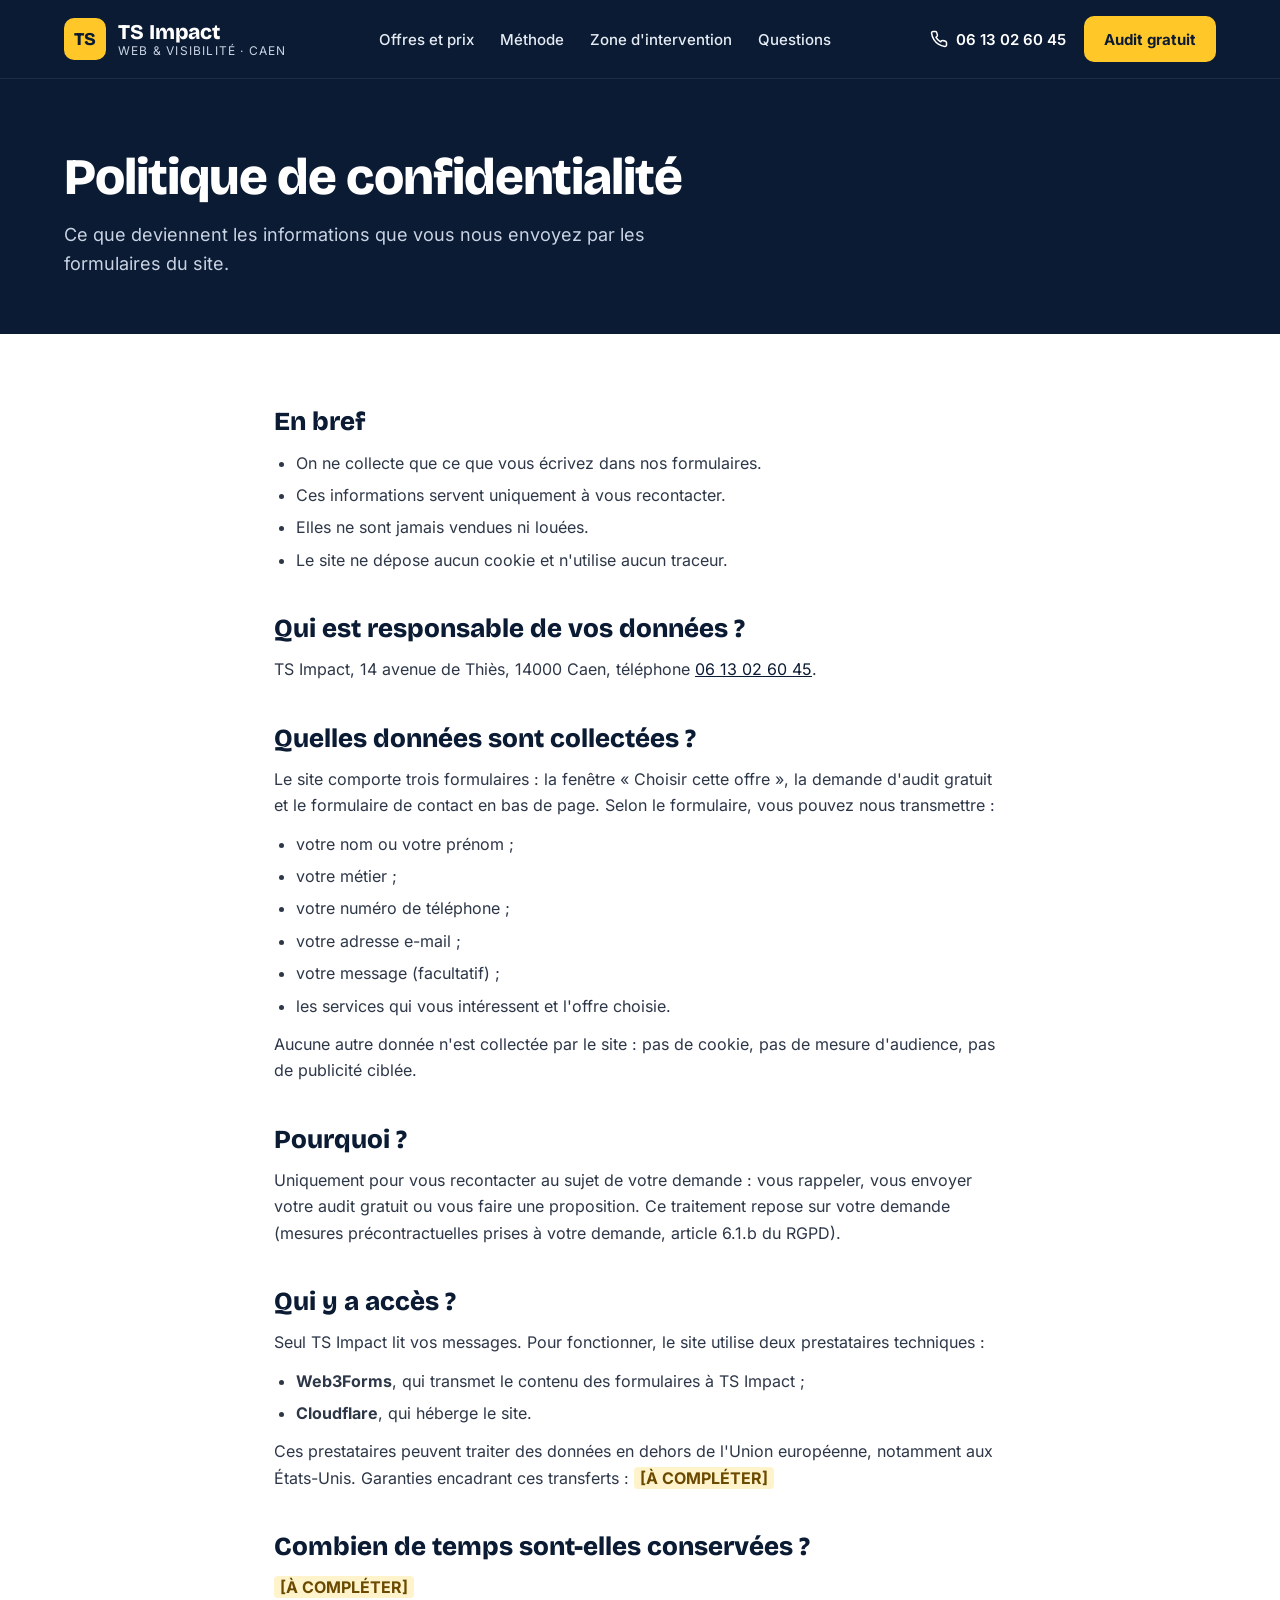
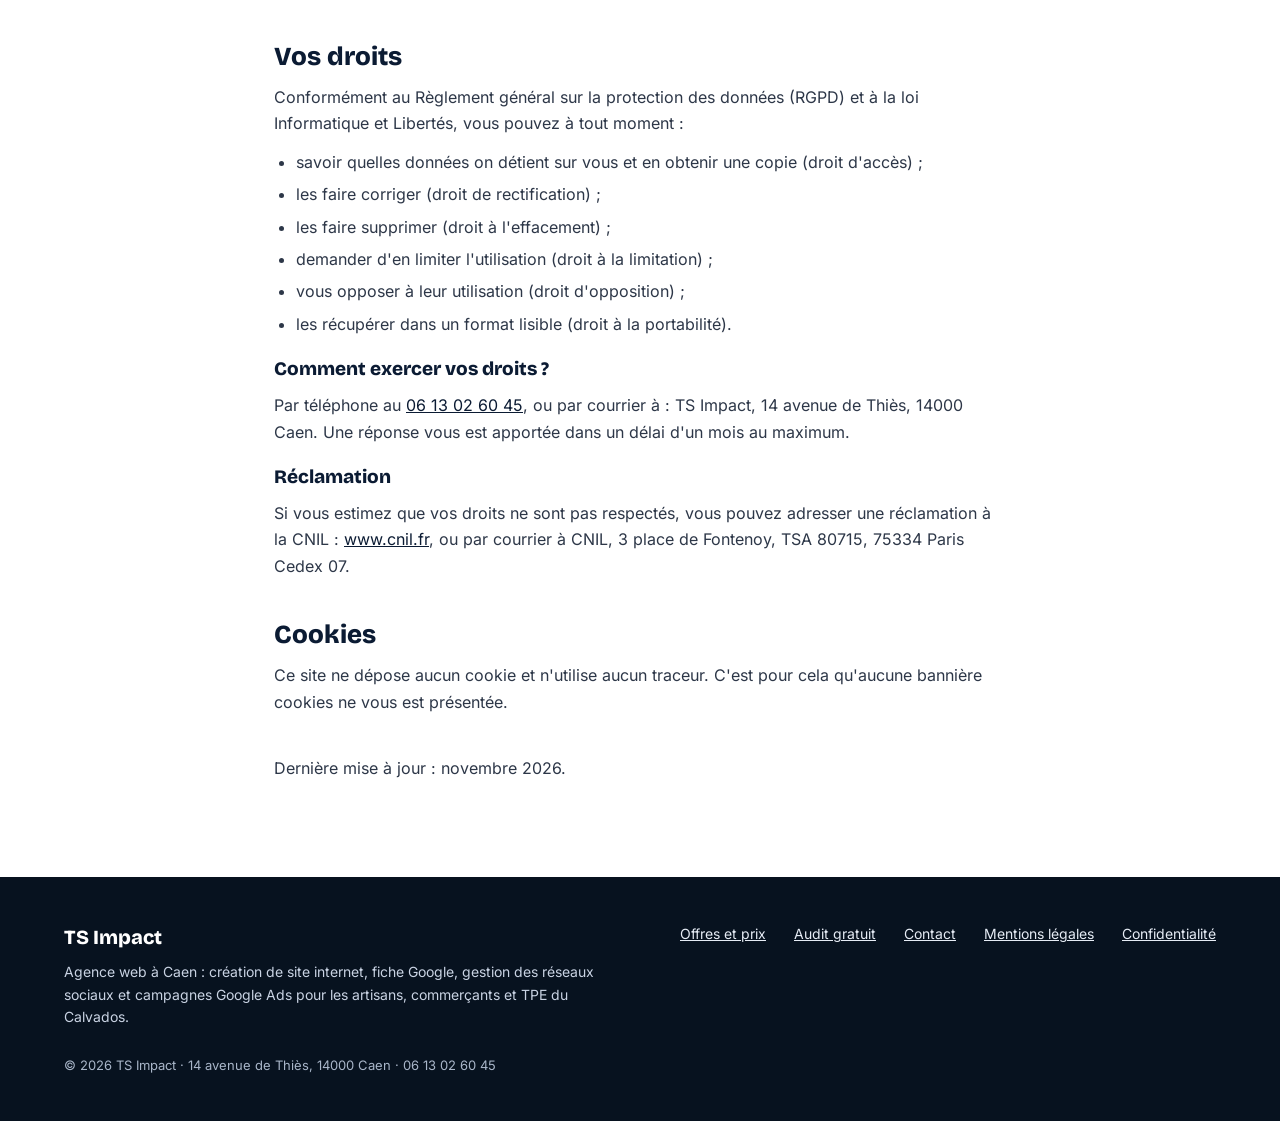
<file: site/confidentialite.html>
<!doctype html>
<html lang="fr">
<head>
<meta charset="utf-8">
<meta name="viewport" content="width=device-width, initial-scale=1">
<title>Confidentialité | TS Impact, agence web à Caen</title>
<meta name="description" content="Politique de confidentialité de TS Impact, agence web à Caen : données collectées par les formulaires, finalité, durée de conservation et droits RGPD.">
<link rel="canonical" href="https://tsimpact.fr/confidentialite">
<meta name="theme-color" content="#0B1B33">
<link rel="preload" href="fonts/inter.woff2" as="font" type="font/woff2" crossorigin>
<link rel="preload" href="fonts/bricolage-grotesque.woff2" as="font" type="font/woff2" crossorigin>
<link rel="stylesheet" href="styles.css">
<link rel="icon" href="favicon.ico" sizes="32x32">
<link rel="icon" href="favicon.svg" type="image/svg+xml">
<link rel="apple-touch-icon" href="apple-touch-icon.png">
</head>
<body>
<a class="lien-evitement" href="#contenu">Aller au contenu</a>

<header class="entete fonce">
<div class="entete__barre">
<a href="index.html" class="logo">
<span class="logo__carre" aria-hidden="true">TS</span>
<span class="logo__texte"><span class="logo__nom">TS Impact</span><span class="logo__slogan">Web &amp; visibilité · Caen</span></span>
</a>
<nav class="nav-principale" aria-label="Navigation principale">
<a href="index.html#offres">Offres et prix</a>
<a href="index.html#methode">Méthode</a>
<a href="index.html#zone">Zone d'intervention</a>
<a href="index.html#faq">Questions</a>
</nav>
<div class="entete__actions">
<a href="tel:+33613026045" class="lien-tel"><svg width="18" height="18" viewBox="0 0 24 24" fill="none" stroke="currentColor" stroke-width="2" stroke-linecap="round" stroke-linejoin="round" aria-hidden="true"><path d="M22 16.9v3a2 2 0 0 1-2.2 2 19.8 19.8 0 0 1-8.6-3.1 19.5 19.5 0 0 1-6-6A19.8 19.8 0 0 1 2.1 4.2 2 2 0 0 1 4.1 2h3a2 2 0 0 1 2 1.7c.1.9.4 1.8.7 2.7a2 2 0 0 1-.5 2.1L8 9.8a16 16 0 0 0 6 6l1.3-1.3a2 2 0 0 1 2.1-.4c.9.3 1.8.6 2.7.7a2 2 0 0 1 1.7 2z"></path></svg>06 13 02 60 45</a>
<a href="index.html#audit" class="btn btn--accent btn--petit">Audit gratuit</a>
</div>
</div>
</header>

<main id="contenu">
<div class="section-marine fonce">
<div class="page-titre">
<h1>Politique de confidentialité</h1>
<p>Ce que deviennent les informations que vous nous envoyez par les formulaires du site.</p>
</div>
</div>

<div class="texte-legal">
<section aria-labelledby="t-resume">
<h2 id="t-resume">En bref</h2>
<ul>
<li>On ne collecte que ce que vous écrivez dans nos formulaires.</li>
<li>Ces informations servent uniquement à vous recontacter.</li>
<li>Elles ne sont jamais vendues ni louées.</li>
<li>Le site ne dépose aucun cookie et n'utilise aucun traceur.</li>
</ul>
</section>

<section aria-labelledby="t-responsable">
<h2 id="t-responsable">Qui est responsable de vos données ?</h2>
<p>TS Impact, 14 avenue de Thiès, 14000 Caen, téléphone <a href="tel:+33613026045">06 13 02 60 45</a>.</p>
</section>

<section aria-labelledby="t-collecte">
<h2 id="t-collecte">Quelles données sont collectées ?</h2>
<p>Le site comporte trois formulaires : la fenêtre « Choisir cette offre », la demande d'audit gratuit et le formulaire de contact en bas de page. Selon le formulaire, vous pouvez nous transmettre :</p>
<ul>
<li>votre nom ou votre prénom ;</li>
<li>votre métier ;</li>
<li>votre numéro de téléphone ;</li>
<li>votre adresse e-mail ;</li>
<li>votre message (facultatif) ;</li>
<li>les services qui vous intéressent et l'offre choisie.</li>
</ul>
<p>Aucune autre donnée n'est collectée par le site : pas de cookie, pas de mesure d'audience, pas de publicité ciblée.</p>
</section>

<section aria-labelledby="t-finalite">
<h2 id="t-finalite">Pourquoi ?</h2>
<p>Uniquement pour vous recontacter au sujet de votre demande : vous rappeler, vous envoyer votre audit gratuit ou vous faire une proposition. Ce traitement repose sur votre demande (mesures précontractuelles prises à votre demande, article 6.1.b du RGPD).</p>
</section>

<section aria-labelledby="t-destinataires">
<h2 id="t-destinataires">Qui y a accès ?</h2>
<p>Seul TS Impact lit vos messages. Pour fonctionner, le site utilise deux prestataires techniques :</p>
<ul>
<li><strong>Web3Forms</strong>, qui transmet le contenu des formulaires à TS Impact ;</li>
<li><strong>Cloudflare</strong>, qui héberge le site.</li>
</ul>
<p>Ces prestataires peuvent traiter des données en dehors de l'Union européenne, notamment aux États-Unis. Garanties encadrant ces transferts : <span class="a-completer">[À COMPLÉTER]</span></p>
</section>

<section aria-labelledby="t-duree">
<h2 id="t-duree">Combien de temps sont-elles conservées ?</h2>
<p><span class="a-completer">[À COMPLÉTER]</span></p>
</section>

<section aria-labelledby="t-droits">
<h2 id="t-droits">Vos droits</h2>
<p>Conformément au Règlement général sur la protection des données (RGPD) et à la loi Informatique et Libertés, vous pouvez à tout moment :</p>
<ul>
<li>savoir quelles données on détient sur vous et en obtenir une copie (droit d'accès) ;</li>
<li>les faire corriger (droit de rectification) ;</li>
<li>les faire supprimer (droit à l'effacement) ;</li>
<li>demander d'en limiter l'utilisation (droit à la limitation) ;</li>
<li>vous opposer à leur utilisation (droit d'opposition) ;</li>
<li>les récupérer dans un format lisible (droit à la portabilité).</li>
</ul>
<h3>Comment exercer vos droits ?</h3>
<p>Par téléphone au <a href="tel:+33613026045">06 13 02 60 45</a>, ou par courrier à : TS Impact, 14 avenue de Thiès, 14000 Caen. Une réponse vous est apportée dans un délai d'un mois au maximum.</p>
<h3>Réclamation</h3>
<p>Si vous estimez que vos droits ne sont pas respectés, vous pouvez adresser une réclamation à la CNIL : <a href="https://www.cnil.fr/fr/plaintes">www.cnil.fr</a>, ou par courrier à CNIL, 3 place de Fontenoy, TSA 80715, 75334 Paris Cedex 07.</p>
</section>

<section aria-labelledby="t-cookies">
<h2 id="t-cookies">Cookies</h2>
<p>Ce site ne dépose aucun cookie et n'utilise aucun traceur. C'est pour cela qu'aucune bannière cookies ne vous est présentée.</p>
</section>

<p class="maj">Dernière mise à jour : novembre 2026.</p>
</div>
</main>

<footer class="pied fonce">
<div class="pied__grille">
<div class="pied__marque">
<p class="pied__nom">TS Impact</p>
<p class="pied__desc">Agence web à Caen : création de site internet, fiche Google, gestion des réseaux sociaux et campagnes Google Ads pour les artisans, commerçants et TPE du Calvados.</p>
</div>
<nav class="pied__liens" aria-label="Liens du pied de page">
<a href="index.html#offres">Offres et prix</a>
<a href="index.html#audit">Audit gratuit</a>
<a href="index.html#contact">Contact</a>
<a href="mentions-legales.html">Mentions légales</a>
<a href="confidentialite.html" aria-current="page">Confidentialité</a>
</nav>
<p class="pied__copyright">© 2026 TS Impact · 14 avenue de Thiès, 14000 Caen · <a href="tel:+33613026045">06 13 02 60 45</a></p>
</div>
</footer>
</body>
</html>
</file>
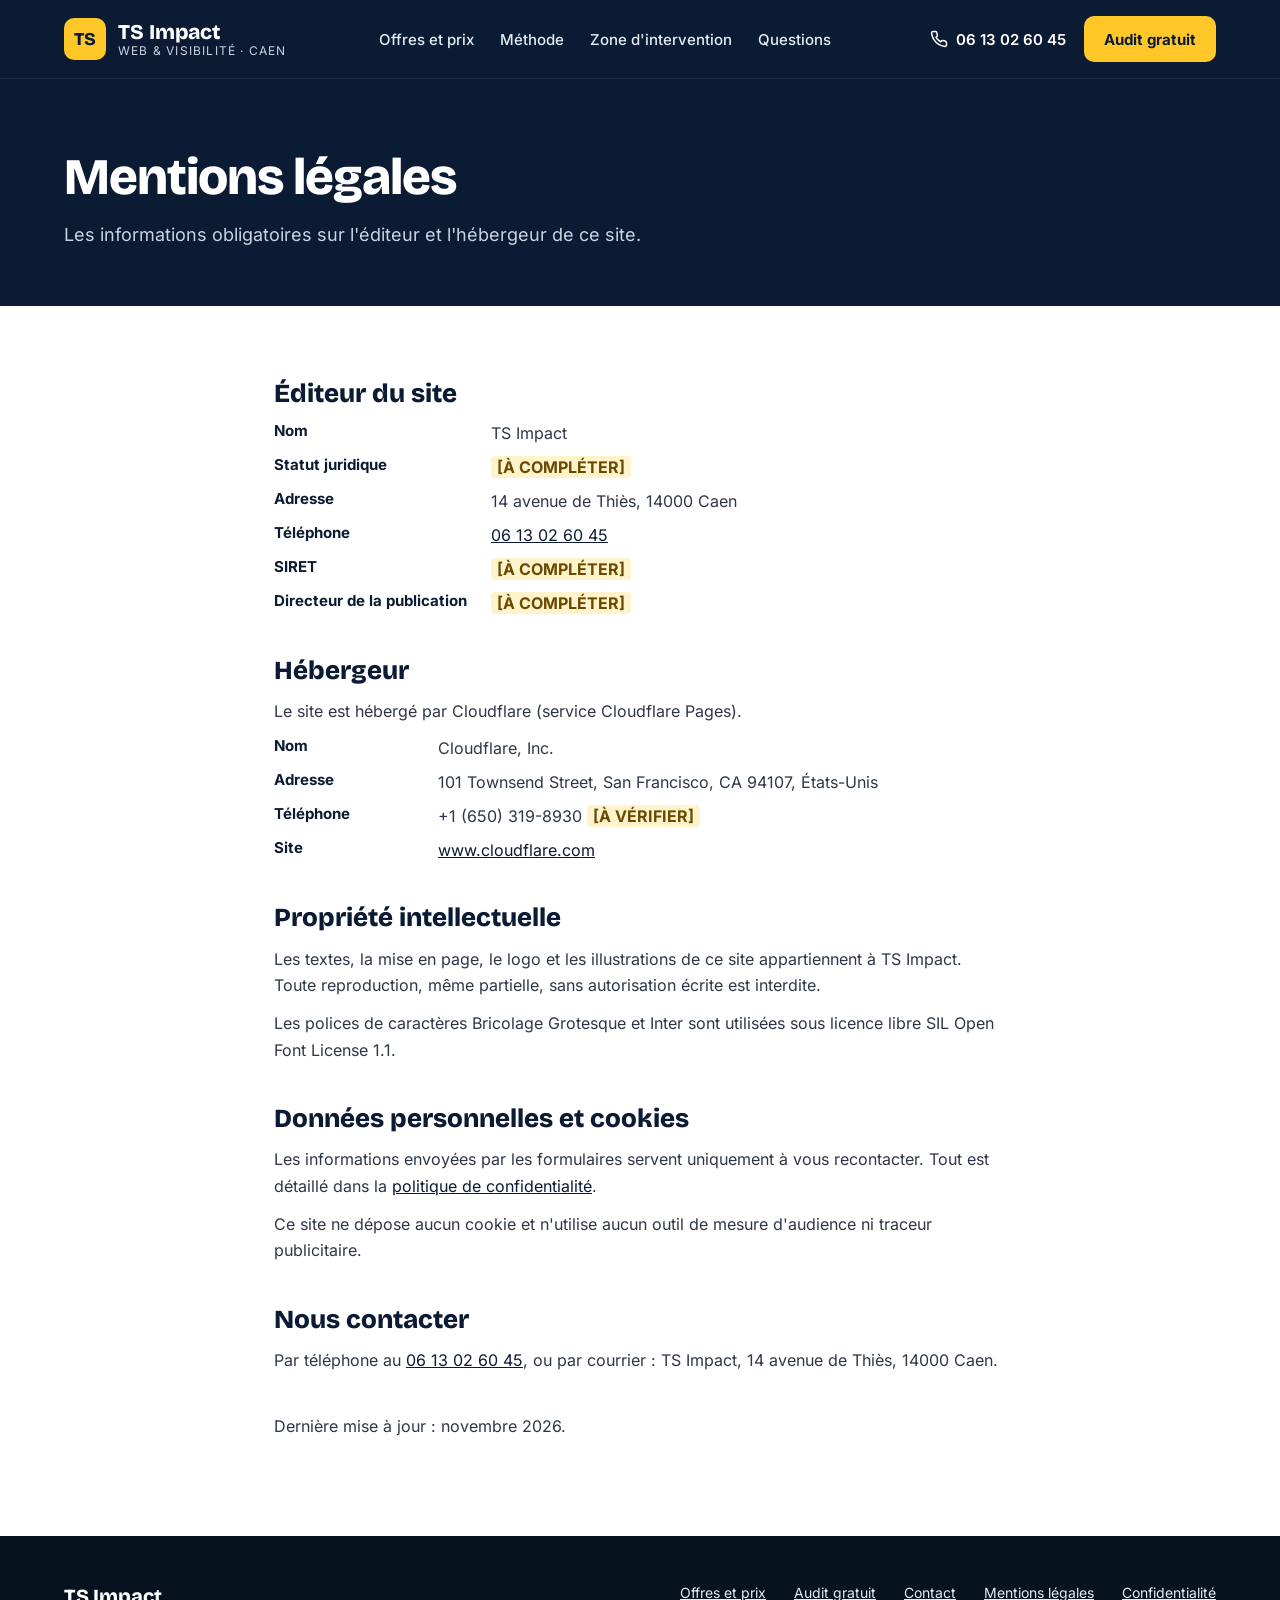
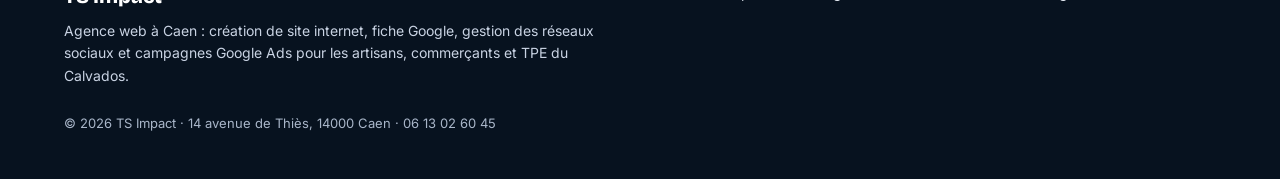
<file: site/mentions-legales.html>
<!doctype html>
<html lang="fr">
<head>
<meta charset="utf-8">
<meta name="viewport" content="width=device-width, initial-scale=1">
<title>Mentions légales | TS Impact, agence web à Caen</title>
<meta name="description" content="Mentions légales du site de TS Impact, agence web à Caen : éditeur, hébergeur, propriété intellectuelle.">
<link rel="canonical" href="https://tsimpact.fr/mentions-legales">
<meta name="theme-color" content="#0B1B33">
<link rel="preload" href="fonts/inter.woff2" as="font" type="font/woff2" crossorigin>
<link rel="preload" href="fonts/bricolage-grotesque.woff2" as="font" type="font/woff2" crossorigin>
<link rel="stylesheet" href="styles.css">
<link rel="icon" href="favicon.ico" sizes="32x32">
<link rel="icon" href="favicon.svg" type="image/svg+xml">
<link rel="apple-touch-icon" href="apple-touch-icon.png">
</head>
<body>
<a class="lien-evitement" href="#contenu">Aller au contenu</a>

<header class="entete fonce">
<div class="entete__barre">
<a href="index.html" class="logo">
<span class="logo__carre" aria-hidden="true">TS</span>
<span class="logo__texte"><span class="logo__nom">TS Impact</span><span class="logo__slogan">Web &amp; visibilité · Caen</span></span>
</a>
<nav class="nav-principale" aria-label="Navigation principale">
<a href="index.html#offres">Offres et prix</a>
<a href="index.html#methode">Méthode</a>
<a href="index.html#zone">Zone d'intervention</a>
<a href="index.html#faq">Questions</a>
</nav>
<div class="entete__actions">
<a href="tel:+33613026045" class="lien-tel"><svg width="18" height="18" viewBox="0 0 24 24" fill="none" stroke="currentColor" stroke-width="2" stroke-linecap="round" stroke-linejoin="round" aria-hidden="true"><path d="M22 16.9v3a2 2 0 0 1-2.2 2 19.8 19.8 0 0 1-8.6-3.1 19.5 19.5 0 0 1-6-6A19.8 19.8 0 0 1 2.1 4.2 2 2 0 0 1 4.1 2h3a2 2 0 0 1 2 1.7c.1.9.4 1.8.7 2.7a2 2 0 0 1-.5 2.1L8 9.8a16 16 0 0 0 6 6l1.3-1.3a2 2 0 0 1 2.1-.4c.9.3 1.8.6 2.7.7a2 2 0 0 1 1.7 2z"></path></svg>06 13 02 60 45</a>
<a href="index.html#audit" class="btn btn--accent btn--petit">Audit gratuit</a>
</div>
</div>
</header>

<main id="contenu">
<div class="section-marine fonce">
<div class="page-titre">
<h1>Mentions légales</h1>
<p>Les informations obligatoires sur l'éditeur et l'hébergeur de ce site.</p>
</div>
</div>

<div class="texte-legal">
<section aria-labelledby="t-editeur">
<h2 id="t-editeur">Éditeur du site</h2>
<dl>
<dt>Nom</dt><dd>TS Impact</dd>
<dt>Statut juridique</dt><dd><span class="a-completer">[À COMPLÉTER]</span></dd>
<dt>Adresse</dt><dd>14 avenue de Thiès, 14000 Caen</dd>
<dt>Téléphone</dt><dd><a href="tel:+33613026045">06 13 02 60 45</a></dd>
<dt>SIRET</dt><dd><span class="a-completer">[À COMPLÉTER]</span></dd>
<dt>Directeur de la publication</dt><dd><span class="a-completer">[À COMPLÉTER]</span></dd>
</dl>
</section>

<section aria-labelledby="t-hebergeur">
<h2 id="t-hebergeur">Hébergeur</h2>
<p>Le site est hébergé par Cloudflare (service Cloudflare Pages).</p>
<dl>
<dt>Nom</dt><dd>Cloudflare, Inc.</dd>
<dt>Adresse</dt><dd>101 Townsend Street, San Francisco, CA 94107, États-Unis</dd>
<dt>Téléphone</dt><dd>+1 (650) 319-8930 <span class="a-completer">[À VÉRIFIER]</span></dd>
<dt>Site</dt><dd><a href="https://www.cloudflare.com/fr-fr/">www.cloudflare.com</a></dd>
</dl>
</section>

<section aria-labelledby="t-propriete">
<h2 id="t-propriete">Propriété intellectuelle</h2>
<p>Les textes, la mise en page, le logo et les illustrations de ce site appartiennent à TS Impact. Toute reproduction, même partielle, sans autorisation écrite est interdite.</p>
<p>Les polices de caractères Bricolage Grotesque et Inter sont utilisées sous licence libre SIL Open Font License 1.1.</p>
</section>

<section aria-labelledby="t-donnees">
<h2 id="t-donnees">Données personnelles et cookies</h2>
<p>Les informations envoyées par les formulaires servent uniquement à vous recontacter. Tout est détaillé dans la <a href="confidentialite.html">politique de confidentialité</a>.</p>
<p>Ce site ne dépose aucun cookie et n'utilise aucun outil de mesure d'audience ni traceur publicitaire.</p>
</section>

<section aria-labelledby="t-contact">
<h2 id="t-contact">Nous contacter</h2>
<p>Par téléphone au <a href="tel:+33613026045">06 13 02 60 45</a>, ou par courrier : TS Impact, 14 avenue de Thiès, 14000 Caen.</p>
</section>

<p class="maj">Dernière mise à jour : novembre 2026.</p>
</div>
</main>

<footer class="pied fonce">
<div class="pied__grille">
<div class="pied__marque">
<p class="pied__nom">TS Impact</p>
<p class="pied__desc">Agence web à Caen : création de site internet, fiche Google, gestion des réseaux sociaux et campagnes Google Ads pour les artisans, commerçants et TPE du Calvados.</p>
</div>
<nav class="pied__liens" aria-label="Liens du pied de page">
<a href="index.html#offres">Offres et prix</a>
<a href="index.html#audit">Audit gratuit</a>
<a href="index.html#contact">Contact</a>
<a href="mentions-legales.html" aria-current="page">Mentions légales</a>
<a href="confidentialite.html">Confidentialité</a>
</nav>
<p class="pied__copyright">© 2026 TS Impact · 14 avenue de Thiès, 14000 Caen · <a href="tel:+33613026045">06 13 02 60 45</a></p>
</div>
</footer>
</body>
</html>
</file>
<file: css/styles.css>
/* Layout: a growth report you can hire. Left-aligned 72rem container; hero pairs the headline
   with an annotated revenue chart; sections alternate paper, tinted and one dark band for the process. */
:root {
  --paper: #F4F6FA;
  --surface: #FFFFFF;
  --surface-2: #E9EDF5;
  --tint: #ECF0F8;
  --ink: #111A2E;
  --muted: #566176;
  --line: #D9DFEA;
  --line-strong: #B4BED0;
  --accent: #2C3FD9;
  --accent-hover: #2232B8;
  --on-accent: #FFFFFF;
  --mark: #FFE066;
  --on-mark: #111A2E;
  --good: #11804A;
  --bad: #C2362B;
  --band: #111A2E;
  --band-line: #2C3753;
  --on-band: #EEF1F8;
  --on-band-muted: #A9B3C7;
  --shadow: 0 1px 2px rgba(17, 26, 46, .06), 0 18px 40px -18px rgba(17, 26, 46, .22);

  --font-display: "Archivo", "Arial Narrow", "Helvetica Neue", Arial, sans-serif;
  --font-body: "Hanken Grotesk", system-ui, -apple-system, "Segoe UI", Roboto, sans-serif;
  --font-mono: "JetBrains Mono", ui-monospace, "SFMono-Regular", Menlo, Consolas, monospace;

  --step--1: .8125rem;
  --step-0: 1rem;
  --step-1: 1.125rem;
  --step-2: 1.375rem;
  --step-3: clamp(1.75rem, 1.3rem + 1.8vw, 2.5rem);
  --step-4: clamp(2.4rem, 1.5rem + 3.8vw, 4.25rem);

  --container: 72rem;
  --gutter: clamp(1rem, 4vw, 2rem);
  --radius: 6px;
  --radius-lg: 10px;
}

@media (prefers-color-scheme: dark) {
  :root:not([data-theme="light"]) {
    --paper: #0C1120;
    --surface: #141B2D;
    --surface-2: #1C2539;
    --tint: #10172A;
    --ink: #E8ECF5;
    --muted: #9AA4BA;
    --line: #252F47;
    --line-strong: #3A4663;
    --accent: #8E9CFF;
    --accent-hover: #AAB5FF;
    --on-accent: #0C1120;
    --mark: #F5D650;
    --on-mark: #111A2E;
    --good: #5CD38E;
    --bad: #FF8A7E;
    --band: #182036;
    --band-line: #2E3A58;
    --on-band: #EEF1F8;
    --on-band-muted: #A9B3C7;
    --shadow: 0 1px 2px rgba(0, 0, 0, .4), 0 18px 40px -18px rgba(0, 0, 0, .7);
    color-scheme: dark;
  }
}

:root[data-theme="dark"] {
  --paper: #0C1120;
  --surface: #141B2D;
  --surface-2: #1C2539;
  --tint: #10172A;
  --ink: #E8ECF5;
  --muted: #9AA4BA;
  --line: #252F47;
  --line-strong: #3A4663;
  --accent: #8E9CFF;
  --accent-hover: #AAB5FF;
  --on-accent: #0C1120;
  --mark: #F5D650;
  --on-mark: #111A2E;
  --good: #5CD38E;
  --bad: #FF8A7E;
  --band: #182036;
  --band-line: #2E3A58;
  --on-band: #EEF1F8;
  --on-band-muted: #A9B3C7;
  --shadow: 0 1px 2px rgba(0, 0, 0, .4), 0 18px 40px -18px rgba(0, 0, 0, .7);
  color-scheme: dark;
}

/* ---------- Base ---------- */
*, *::before, *::after { box-sizing: border-box; }

html {
  scroll-behavior: smooth;
  -webkit-text-size-adjust: 100%;
}

body {
  margin: 0;
  background: var(--paper);
  color: var(--ink);
  font-family: var(--font-body);
  font-size: var(--step-0);
  line-height: 1.6;
  -webkit-font-smoothing: antialiased;
}

img, svg { max-width: 100%; }
a { color: inherit; }
p { margin: 0; }
ul, ol { margin: 0; padding: 0; }
abbr[title] { text-decoration: none; cursor: help; }

h1, h2, h3, h4 {
  margin: 0;
  font-family: var(--font-display);
  font-stretch: 112%;
  font-weight: 800;
  line-height: 1.08;
  letter-spacing: -.01em;
  text-wrap: balance;
}

:focus-visible {
  outline: 2px solid var(--accent);
  outline-offset: 3px;
  border-radius: 2px;
}

section[id] { scroll-margin-top: 4.5rem; }

.container {
  width: 100%;
  max-width: var(--container);
  margin-inline: auto;
  padding-inline: var(--gutter);
}

.skip-link {
  position: absolute;
  left: 1rem;
  top: -4rem;
  z-index: 100;
  padding: .75rem 1rem;
  background: var(--accent);
  color: var(--on-accent);
  border-radius: var(--radius);
  font-weight: 600;
  text-decoration: none;
}
.skip-link:focus { top: 1rem; }

.eyebrow {
  font-family: var(--font-mono);
  font-size: .75rem;
  font-weight: 500;
  letter-spacing: .08em;
  text-transform: uppercase;
  color: var(--muted);
}

mark {
  color: var(--on-mark);
  background: linear-gradient(180deg, transparent 0 16%, var(--mark) 16% 90%, transparent 90%);
  padding-inline: .1em;
  margin-inline: -.02em;
  border-radius: 2px;
  -webkit-box-decoration-break: clone;
  box-decoration-break: clone;
}

.chip {
  display: inline-block;
  font-family: var(--font-mono);
  font-size: .6875rem;
  font-weight: 500;
  letter-spacing: .06em;
  text-transform: uppercase;
  padding: .25rem .5rem;
  border-radius: 4px;
  background: var(--surface-2);
  color: var(--muted);
  white-space: nowrap;
}

.ticks {
  list-style: none;
  display: grid;
  gap: .5rem;
}
.ticks li {
  position: relative;
  padding-left: 1.5rem;
}
.ticks li::before {
  content: "";
  position: absolute;
  left: .15rem;
  top: .5em;
  width: .7rem;
  height: .38rem;
  border-left: 2px solid var(--accent);
  border-bottom: 2px solid var(--accent);
  transform: rotate(-45deg);
}

/* ---------- Buttons ---------- */
.btn {
  display: inline-flex;
  align-items: center;
  justify-content: center;
  gap: .5rem;
  min-height: 3rem;
  padding: .75rem 1.25rem;
  border: 1.5px solid transparent;
  border-radius: var(--radius);
  font: 600 1rem/1.2 var(--font-body);
  text-decoration: none;
  text-align: center;
  cursor: pointer;
  transition: background-color .15s ease, border-color .15s ease, color .15s ease, transform .15s ease;
}
.btn:active { transform: translateY(1px); }

.btn--primary {
  background: var(--accent);
  color: var(--on-accent);
}
.btn--primary:hover { background: var(--accent-hover); }

.btn--ghost {
  background: transparent;
  color: var(--ink);
  border-color: var(--line-strong);
}
.btn--ghost:hover { border-color: var(--ink); }

.btn--small {
  min-height: 2.5rem;
  padding: .45rem .9rem;
  font-size: .9375rem;
}

/* ---------- Header ---------- */
.site-header {
  position: sticky;
  top: env(safe-area-inset-top, 0px);
  z-index: 50;
  background: color-mix(in srgb, var(--paper) 88%, transparent);
  -webkit-backdrop-filter: saturate(140%) blur(10px);
  backdrop-filter: saturate(140%) blur(10px);
  border-bottom: 1px solid var(--line);
}

.site-header__inner {
  position: relative;
  display: flex;
  align-items: center;
  gap: 1.5rem;
  min-height: 4rem;
}

.brand {
  display: inline-flex;
  align-items: center;
  gap: .625rem;
  margin-right: auto;
  text-decoration: none;
}
.brand__mark { width: 2rem; height: 2rem; flex: none; }
.brand__mark-bg { fill: var(--accent); }
.brand__mark-line {
  fill: none;
  stroke: var(--on-accent);
  stroke-width: 2.5;
  stroke-linecap: round;
  stroke-linejoin: round;
}
.brand__mark-dot { fill: var(--mark); }
.brand__text { display: grid; line-height: 1.15; }
.brand__name {
  font-family: var(--font-display);
  font-stretch: 112%;
  font-weight: 800;
  font-size: 1.0625rem;
}
.brand__role {
  font-family: var(--font-mono);
  font-size: .6875rem;
  color: var(--muted);
  letter-spacing: .03em;
}

.site-nav ul {
  display: flex;
  align-items: center;
  gap: 1.5rem;
  list-style: none;
}
.site-nav a {
  font-size: .9375rem;
  font-weight: 500;
  color: var(--muted);
  text-decoration: none;
  transition: color .15s ease;
}
.site-nav a:hover { color: var(--ink); }
.site-nav__cta { display: none; }

.nav-toggle {
  display: none;
  flex-direction: column;
  justify-content: center;
  gap: 5px;
  width: 2.75rem;
  height: 2.75rem;
  padding: 0 .7rem;
  background: transparent;
  border: 1px solid var(--line-strong);
  border-radius: var(--radius);
  cursor: pointer;
}
.nav-toggle span {
  display: block;
  height: 2px;
  background: var(--ink);
  border-radius: 1px;
  transition: transform .2s ease, opacity .2s ease;
}
.nav-open .nav-toggle span:nth-child(1) { transform: translateY(7px) rotate(45deg); }
.nav-open .nav-toggle span:nth-child(2) { opacity: 0; }
.nav-open .nav-toggle span:nth-child(3) { transform: translateY(-7px) rotate(-45deg); }

@media (max-width: 900px) {
  .nav-toggle { display: inline-flex; }
  .site-nav {
    display: none;
    position: absolute;
    top: 100%;
    left: 0;
    right: 0;
    padding: .25rem var(--gutter) 1.25rem;
    background: var(--paper);
    border-bottom: 1px solid var(--line);
    box-shadow: var(--shadow);
  }
  .nav-open .site-nav { display: block; }
  .site-nav ul { flex-direction: column; align-items: stretch; gap: 0; }
  .site-nav a {
    display: block;
    padding: .8rem 0;
    border-bottom: 1px solid var(--line);
    font-size: 1.0625rem;
    color: var(--ink);
  }
  .site-nav__cta { display: block; }
  .site-nav__cta a { color: var(--accent); font-weight: 600; border-bottom: 0; }
}

@media (max-width: 480px) {
  .header-cta { display: none; }
}

/* ---------- Sections ---------- */
.section { padding-block: clamp(4rem, 9vw, 7rem); }
.section--tight-top { padding-top: clamp(1rem, 3vw, 2rem); }
.section--alt { background: var(--tint); border-block: 1px solid var(--line); }

.section-head {
  display: grid;
  gap: 1rem;
  max-width: 44rem;
  margin-bottom: clamp(2rem, 5vw, 3.5rem);
}
.section-head h2 { font-size: var(--step-3); }
.section-head p:not(.eyebrow) {
  font-size: var(--step-1);
  color: var(--muted);
  max-width: 38rem;
}
.section-head a { color: var(--accent); font-weight: 600; }
.section-head--flush { margin-bottom: 0; }

/* ---------- Hero ---------- */
.hero { padding-block: clamp(3rem, 8vw, 6rem) clamp(3rem, 7vw, 5.5rem); }

.hero__grid {
  display: grid;
  grid-template-columns: minmax(0, 1.08fr) minmax(0, .92fr);
  gap: clamp(2.5rem, 5vw, 4.5rem);
  align-items: center;
}

.hero__copy {
  display: flex;
  flex-direction: column;
  align-items: flex-start;
  gap: 1.5rem;
  min-width: 0;
}

.hero h1 {
  font-size: var(--step-4);
  font-stretch: 120%;
  font-weight: 850;
  line-height: 1.02;
  letter-spacing: -.025em;
}

.lead {
  font-size: var(--step-1);
  color: var(--muted);
  max-width: 34rem;
}

.hero__actions {
  display: flex;
  flex-wrap: wrap;
  gap: .75rem;
  padding-top: .25rem;
}

.availability {
  display: flex;
  align-items: center;
  gap: .625rem;
  font-family: var(--font-mono);
  font-size: var(--step--1);
  color: var(--muted);
}
.availability .dot {
  width: .5rem;
  height: .5rem;
  flex: none;
  border-radius: 50%;
  background: var(--good);
  box-shadow: 0 0 0 4px color-mix(in srgb, var(--good) 22%, transparent);
}

.hero__stats {
  display: flex;
  flex-wrap: wrap;
  gap: 1.25rem 2.75rem;
  width: 100%;
  margin: .5rem 0 0;
  padding-top: 1.5rem;
  border-top: 1px solid var(--line);
}
.hero__stats div { display: flex; flex-direction: column-reverse; gap: .125rem; }
.hero__stats dd {
  margin: 0;
  font-family: var(--font-display);
  font-stretch: 112%;
  font-weight: 800;
  font-size: 1.875rem;
  line-height: 1.1;
  font-variant-numeric: tabular-nums;
}
.hero__stats dt { font-size: var(--step--1); color: var(--muted); }

/* Report card */
.report {
  margin: 0;
  min-width: 0;
  display: flex;
  flex-direction: column;
  gap: 1rem;
  padding: clamp(1.25rem, 3vw, 1.75rem);
  background: var(--surface);
  border: 1px solid var(--line);
  border-radius: var(--radius-lg);
  box-shadow: var(--shadow);
}
.report__head {
  display: flex;
  flex-wrap: wrap;
  align-items: center;
  justify-content: space-between;
  gap: .5rem 1rem;
}
.report__client { font-weight: 700; font-size: var(--step-1); }
.report__title { font-size: var(--step--1); color: var(--muted); margin-top: -.5rem; }

.chart { display: block; width: 100%; height: auto; overflow: visible; }
.chart text {
  font-family: var(--font-mono);
  font-size: 11px;
  fill: var(--muted);
}
.chart__grid line { stroke: var(--line); stroke-width: 1; }
.chart__grid .chart__baseline { stroke: var(--line-strong); }
.chart__events line {
  stroke: var(--muted);
  stroke-width: 1;
  stroke-dasharray: 3 4;
  opacity: .6;
}
.area-stop-top { stop-color: var(--accent); stop-opacity: .26; }
.area-stop-bottom { stop-color: var(--accent); stop-opacity: 0; }
.chart__area { fill: url(#area-fill); }
.chart__line {
  fill: none;
  stroke: var(--accent);
  stroke-width: 2.75;
  stroke-linecap: round;
  stroke-linejoin: round;
}
.chart__points circle { fill: var(--surface); stroke: var(--accent); stroke-width: 2; }
.chart__last { fill: var(--accent); }
.chart__pulse {
  fill: var(--accent);
  transform-box: fill-box;
  transform-origin: center;
  animation: pulse 2.4s ease-out infinite;
}
.chart .chart__value { fill: var(--ink); font-size: 12px; font-weight: 600; }
.chart__flag circle { fill: var(--mark); }
.chart .chart__flag text { fill: var(--on-mark); font-size: 10px; font-weight: 600; }

@keyframes pulse {
  from { transform: scale(1); opacity: .5; }
  to { transform: scale(2.6); opacity: 0; }
}

.report__notes {
  list-style: none;
  display: grid;
  gap: .4rem;
  font-size: var(--step--1);
  color: var(--muted);
}
.report__notes li { display: flex; align-items: baseline; gap: .6rem; }
.report__notes time { font-family: var(--font-mono); color: var(--ink); }
.flag {
  display: inline-grid;
  place-items: center;
  flex: none;
  width: 1.15rem;
  height: 1.15rem;
  border-radius: 50%;
  background: var(--mark);
  color: var(--on-mark);
  font-family: var(--font-mono);
  font-size: .6875rem;
  font-weight: 600;
  transform: translateY(.15rem);
}

.report__kpis {
  display: grid;
  grid-template-columns: repeat(3, minmax(0, 1fr));
  gap: 1rem;
  margin: 0;
  padding-top: 1rem;
  border-top: 1px solid var(--line);
}
.report__kpis div { display: flex; flex-direction: column-reverse; gap: .125rem; min-width: 0; }
.report__kpis dt {
  font-family: var(--font-mono);
  font-size: .6875rem;
  letter-spacing: .06em;
  text-transform: uppercase;
  color: var(--muted);
}
.report__kpis dd {
  margin: 0;
  font-family: var(--font-display);
  font-stretch: 112%;
  font-weight: 800;
  font-size: clamp(1.35rem, 1rem + 1.2vw, 1.75rem);
  line-height: 1.1;
  font-variant-numeric: tabular-nums;
}
.report__kpis .is-good { color: var(--good); }

@media (max-width: 960px) {
  .hero__grid { grid-template-columns: minmax(0, 1fr); }
  .report { max-width: 36rem; }
}

/* ---------- Platforms ---------- */
.platforms {
  padding-block: 1.25rem;
  border-block: 1px solid var(--line);
}
.platforms__inner {
  display: flex;
  flex-wrap: wrap;
  align-items: baseline;
  gap: .75rem 2rem;
}
.platforms ul {
  list-style: none;
  display: flex;
  flex-wrap: wrap;
  gap: .4rem 1.5rem;
  font-weight: 600;
  color: var(--muted);
}

/* ---------- Services ---------- */
.services {
  display: grid;
  grid-template-columns: repeat(3, minmax(0, 1fr));
  gap: 1px;
  background: var(--line);
  border: 1px solid var(--line);
  border-radius: var(--radius-lg);
  overflow: hidden;
}
.service {
  display: flex;
  flex-direction: column;
  gap: .875rem;
  min-width: 0;
  padding: clamp(1.5rem, 3vw, 2rem);
  background: var(--surface);
  transition: background-color .2s ease;
}
.service:hover { background: color-mix(in srgb, var(--surface) 70%, var(--surface-2)); }
.service__icon {
  width: 1.75rem;
  height: 1.75rem;
  fill: none;
  stroke: var(--accent);
  stroke-width: 1.75;
  stroke-linecap: round;
  stroke-linejoin: round;
}
.service h3 { font-size: var(--step-2); }
.service > p:not(.kpi) { color: var(--muted); }
.service .ticks { font-size: .9375rem; padding-top: .25rem; }
.kpi {
  margin-top: auto;
  padding-top: 1rem;
  border-top: 1px dashed var(--line-strong);
  font-family: var(--font-mono);
  font-size: .75rem;
  color: var(--ink);
}
.kpi span {
  display: block;
  color: var(--muted);
  letter-spacing: .08em;
  text-transform: uppercase;
  font-size: .6875rem;
}

@media (max-width: 960px) {
  .services { grid-template-columns: repeat(2, minmax(0, 1fr)); }
}
@media (max-width: 620px) {
  .services { grid-template-columns: minmax(0, 1fr); }
}

/* ---------- Case studies ---------- */
.case {
  display: grid;
  grid-template-columns: minmax(0, 13rem) minmax(0, 1fr) minmax(0, 17rem);
  gap: 1.5rem clamp(1.5rem, 4vw, 3.5rem);
  padding-block: clamp(2rem, 4vw, 2.75rem);
  border-top: 1px solid var(--line);
}
.case:last-child { border-bottom: 1px solid var(--line); }

.case__meta { display: flex; flex-direction: column; align-items: flex-start; gap: .625rem; }
.case__meta h3 { font-size: var(--step-2); }
.case__services { font-family: var(--font-mono); font-size: .75rem; color: var(--muted); line-height: 1.5; }

.case__story { display: grid; gap: .75rem; align-content: start; max-width: 36rem; }
.case__story h4 {
  font-family: var(--font-body);
  font-stretch: 100%;
  font-weight: 700;
  font-size: var(--step-1);
  line-height: 1.35;
  letter-spacing: 0;
}
.case__story p { color: var(--muted); }
.case__story strong { color: var(--ink); font-weight: 600; }

.case__result { display: flex; flex-direction: column; gap: .25rem; min-width: 0; }
.case__label {
  font-family: var(--font-mono);
  font-size: .6875rem;
  letter-spacing: .08em;
  text-transform: uppercase;
  color: var(--muted);
}
.case__metric {
  font-family: var(--font-display);
  font-stretch: 118%;
  font-weight: 850;
  font-size: clamp(2.5rem, 2rem + 2vw, 3.25rem);
  line-height: 1;
  letter-spacing: -.02em;
  font-variant-numeric: tabular-nums;
}
.case__from { font-size: .875rem; color: var(--muted); }

.bars { display: grid; gap: .5rem; margin-top: 1rem; }
.bar {
  display: grid;
  grid-template-columns: 3.25rem minmax(0, 1fr) 2.75rem;
  align-items: center;
  gap: .625rem;
  font-family: var(--font-mono);
  font-size: .75rem;
  color: var(--muted);
}
.bar__track {
  display: block;
  height: .625rem;
  background: var(--surface-2);
  border-radius: 2px;
  overflow: hidden;
}
.bar__fill {
  display: block;
  height: 100%;
  width: var(--w);
  background: var(--line-strong);
  border-radius: 2px;
}
.bar--after .bar__fill { background: var(--accent); }
.bar__value { text-align: right; color: var(--ink); font-variant-numeric: tabular-nums; }

@media (max-width: 960px) {
  .case { grid-template-columns: minmax(0, 1fr) minmax(0, 16rem); }
  .case__meta { grid-column: 1 / -1; }
}
@media (max-width: 640px) {
  .case { grid-template-columns: minmax(0, 1fr); }
}

/* ---------- Process band ---------- */
.band { background: var(--band); color: var(--on-band); }
.band .eyebrow,
.band .section-head p:not(.eyebrow) { color: var(--on-band-muted); }

.steps {
  list-style: none;
  display: grid;
  grid-template-columns: repeat(4, minmax(0, 1fr));
  gap: 2.5rem 2rem;
}
.step {
  position: relative;
  display: flex;
  flex-direction: column;
  gap: .75rem;
  padding-top: 1.75rem;
  border-top: 2px solid var(--band-line);
}
.step::before {
  content: "";
  position: absolute;
  top: -7px;
  left: 0;
  width: 12px;
  height: 12px;
  border-radius: 50%;
  background: var(--mark);
}
.step__when {
  font-family: var(--font-mono);
  font-size: .75rem;
  letter-spacing: .04em;
  color: var(--mark);
}
.step h3 { font-size: var(--step-2); }
.step p:not(.step__when) { color: var(--on-band-muted); }

@media (max-width: 960px) {
  .steps { grid-template-columns: repeat(2, minmax(0, 1fr)); }
}
@media (max-width: 560px) {
  .steps { grid-template-columns: minmax(0, 1fr); }
}

/* ---------- Pricing ---------- */
.plans {
  display: grid;
  grid-template-columns: repeat(3, minmax(0, 1fr));
  gap: 1.25rem;
  align-items: stretch;
}
.plan {
  position: relative;
  display: flex;
  flex-direction: column;
  gap: 1.125rem;
  min-width: 0;
  padding: clamp(1.5rem, 3vw, 2rem);
  background: var(--surface);
  border: 1px solid var(--line);
  border-radius: var(--radius-lg);
}
.plan--featured {
  border: 2px solid var(--accent);
  box-shadow: var(--shadow);
}
.plan__tag {
  position: absolute;
  top: -.8rem;
  left: clamp(1.5rem, 3vw, 2rem);
  padding: .25rem .55rem;
  border-radius: 4px;
  background: var(--mark);
  color: var(--on-mark);
  font-family: var(--font-mono);
  font-size: .6875rem;
  font-weight: 600;
  letter-spacing: .06em;
  text-transform: uppercase;
}
.plan h3 { font-size: var(--step-2); }
.plan__price {
  font-family: var(--font-display);
  font-stretch: 112%;
  font-weight: 800;
  font-size: 2.375rem;
  line-height: 1;
  letter-spacing: -.02em;
  font-variant-numeric: tabular-nums;
}
.plan__price small {
  font-family: var(--font-body);
  font-stretch: 100%;
  font-size: .9375rem;
  font-weight: 500;
  letter-spacing: 0;
  color: var(--muted);
}
.plan__desc { color: var(--muted); }
.plan .ticks { font-size: .9375rem; }
.plan__note {
  margin-top: auto;
  padding-top: .5rem;
  font-family: var(--font-mono);
  font-size: .75rem;
  color: var(--muted);
}

.pricing-note {
  display: flex;
  align-items: flex-start;
  gap: .75rem;
  max-width: 50rem;
  margin-top: 2rem;
  padding: 1rem 1.25rem;
  border: 1px dashed var(--line-strong);
  border-radius: 8px;
  color: var(--muted);
}
.pricing-note svg {
  width: 1.25rem;
  height: 1.25rem;
  flex: none;
  margin-top: .15rem;
  fill: none;
  stroke: var(--accent);
  stroke-width: 1.75;
  stroke-linecap: round;
  stroke-linejoin: round;
}

@media (max-width: 960px) {
  .plans { grid-template-columns: minmax(0, 1fr); max-width: 34rem; gap: 1.75rem; }
}

/* ---------- Testimonials ---------- */
.quotes {
  display: grid;
  grid-template-columns: repeat(3, minmax(0, 1fr));
  gap: clamp(1.75rem, 3vw, 2.5rem);
}
.quote {
  margin: 0;
  display: flex;
  flex-direction: column;
  gap: 1.25rem;
  padding-top: 1.5rem;
  border-top: 1px solid var(--line-strong);
}
.quote blockquote {
  margin: 0;
  font-family: var(--font-display);
  font-stretch: 100%;
  font-weight: 500;
  font-size: 1.25rem;
  line-height: 1.4;
  letter-spacing: -.005em;
}
.quote blockquote::before {
  content: "\201C";
  display: block;
  height: 1.75rem;
  font-size: 3.5rem;
  font-weight: 800;
  line-height: 1;
  color: var(--accent);
}
.quote figcaption {
  margin-top: auto;
  font-family: var(--font-mono);
  font-size: .75rem;
  color: var(--muted);
}

@media (max-width: 960px) {
  .quotes { grid-template-columns: minmax(0, 1fr); max-width: 40rem; }
}

/* ---------- About ---------- */
.about__grid {
  display: grid;
  grid-template-columns: minmax(0, 20rem) minmax(0, 1fr);
  gap: clamp(2rem, 6vw, 5rem);
  align-items: start;
}

.portrait {
  position: relative;
  display: grid;
  place-items: center;
  width: 100%;
  max-width: 100%;
  aspect-ratio: 4 / 5;
  overflow: hidden;
  border-radius: var(--radius-lg);
  background: var(--mark);
  color: var(--on-mark);
}
.portrait img { width: 100%; height: 100%; object-fit: cover; }
.portrait__initials {
  font-family: var(--font-display);
  font-stretch: 125%;
  font-weight: 900;
  font-size: clamp(4.5rem, 3rem + 6vw, 7rem);
  letter-spacing: -.05em;
  line-height: 1;
}
.portrait__trend {
  position: absolute;
  left: 0;
  right: 0;
  bottom: 22%;
  width: 100%;
  height: 22%;
  fill: none;
  stroke: var(--on-mark);
  stroke-width: 2;
  stroke-linejoin: round;
  opacity: .28;
  vector-effect: non-scaling-stroke;
}
.portrait__trend path { vector-effect: non-scaling-stroke; }
.portrait__caption {
  position: absolute;
  left: 1rem;
  bottom: .9rem;
  font-family: var(--font-mono);
  font-size: .75rem;
  font-weight: 500;
}

.about__body {
  display: flex;
  flex-direction: column;
  gap: 1.25rem;
  min-width: 0;
  max-width: 42rem;
}
.about__body h2 { font-size: var(--step-3); }
.about__lead { font-size: var(--step-2); line-height: 1.45; font-weight: 500; }
.about__body > p:not(.eyebrow):not(.about__lead) { color: var(--muted); }

.principles {
  display: grid;
  grid-template-columns: repeat(2, minmax(0, 1fr));
  gap: 1.25rem 2rem;
  margin: .75rem 0 0;
  padding-top: 1.5rem;
  border-top: 1px solid var(--line);
}
.principles dt { font-weight: 700; }
.principles dd { margin: .2rem 0 0; color: var(--muted); font-size: .9375rem; }

.certs { display: grid; gap: .75rem; padding-top: .5rem; }
.certs ul { list-style: none; display: flex; flex-wrap: wrap; gap: .5rem; }
.certs li {
  padding: .35rem .7rem;
  border: 1px solid var(--line-strong);
  border-radius: 4px;
  font-size: .875rem;
  font-weight: 500;
}

@media (max-width: 760px) {
  .about__grid { grid-template-columns: minmax(0, 1fr); }
  .portrait { max-width: 16rem; }
}
@media (max-width: 520px) {
  .principles { grid-template-columns: minmax(0, 1fr); }
}

/* ---------- FAQ ---------- */
.faq__grid {
  display: grid;
  grid-template-columns: minmax(0, 22rem) minmax(0, 1fr);
  gap: clamp(2rem, 6vw, 5rem);
  align-items: start;
}
.faq__list { border-bottom: 1px solid var(--line); }
.faq__list details { border-top: 1px solid var(--line); }
.faq__list summary {
  display: flex;
  justify-content: space-between;
  align-items: baseline;
  gap: 1rem;
  padding-block: 1.25rem;
  font-size: var(--step-1);
  font-weight: 600;
  list-style: none;
  cursor: pointer;
}
.faq__list summary::-webkit-details-marker { display: none; }
.faq__list summary::after {
  content: "+";
  flex: none;
  font-family: var(--font-mono);
  font-size: 1.25rem;
  line-height: 1;
  color: var(--accent);
}
.faq__list details[open] summary::after { content: "\2212"; }
.faq__list summary:hover { color: var(--accent); }
.faq__list details p { max-width: 40rem; padding-bottom: 1.5rem; color: var(--muted); }

@media (max-width: 860px) {
  .faq__grid { grid-template-columns: minmax(0, 1fr); }
}

/* ---------- Contact ---------- */
.contact__grid {
  display: grid;
  grid-template-columns: minmax(0, .9fr) minmax(0, 1.1fr);
  gap: clamp(2rem, 6vw, 5rem);
  align-items: start;
}
.contact__aside { display: flex; flex-direction: column; gap: 2rem; min-width: 0; }

.email-box {
  display: flex;
  flex-wrap: wrap;
  align-items: center;
  gap: .5rem 1rem;
  padding: 1rem 1.25rem;
  background: var(--surface);
  border: 1px solid var(--line);
  border-radius: 8px;
}
.email-box__label {
  flex-basis: 100%;
  font-family: var(--font-mono);
  font-size: .6875rem;
  letter-spacing: .08em;
  text-transform: uppercase;
  color: var(--muted);
}
.email-box__address {
  flex: 1 1 12rem;
  min-width: 0;
  font-family: var(--font-mono);
  font-size: 1.0625rem;
  font-weight: 500;
  overflow-wrap: anywhere;
  user-select: all;
}

.next { display: grid; gap: 1rem; }
.next-steps { list-style: none; display: grid; gap: .875rem; counter-reset: next; }
.next-steps li {
  display: grid;
  grid-template-columns: 1.75rem minmax(0, 1fr);
  align-items: start;
  gap: .75rem;
  padding-top: .05rem;
  counter-increment: next;
}
.next-steps li::before {
  content: counter(next);
  display: grid;
  place-items: center;
  width: 1.75rem;
  height: 1.75rem;
  border-radius: 50%;
  background: var(--surface-2);
  font-family: var(--font-mono);
  font-size: .75rem;
  font-weight: 600;
  line-height: 1;
}

.form {
  display: grid;
  gap: 1.25rem;
  min-width: 0;
  padding: clamp(1.25rem, 3vw, 2rem);
  background: var(--surface);
  border: 1px solid var(--line);
  border-radius: var(--radius-lg);
  box-shadow: var(--shadow);
}
.form__row { display: grid; grid-template-columns: repeat(2, minmax(0, 1fr)); gap: 1.25rem; }
.field { display: grid; gap: .45rem; min-width: 0; }
fieldset.field { margin: 0; padding: 0; border: 0; }
.field label,
.field legend { font-size: .9375rem; font-weight: 600; padding: 0; }
.field legend { margin-bottom: .45rem; }
.optional { font-weight: 400; color: var(--muted); }

.form input[type="text"],
.form input[type="email"],
.form select,
.form textarea {
  width: 100%;
  min-width: 0;
  padding: .7rem .85rem;
  font: inherit;
  color: var(--ink);
  background: var(--paper);
  border: 1px solid var(--line-strong);
  border-radius: var(--radius);
  transition: border-color .15s ease;
}
.form textarea { min-height: 8rem; resize: vertical; }
.form input::placeholder,
.form textarea::placeholder { color: var(--muted); opacity: .8; }
.form input:focus,
.form select:focus,
.form textarea:focus {
  outline: 2px solid var(--accent);
  outline-offset: 0;
  border-color: var(--accent);
}
.form .is-invalid { border-color: var(--bad); }

.chips { display: flex; flex-wrap: wrap; gap: .5rem; }
.chip-check { position: relative; }
.chip-check input {
  position: absolute;
  opacity: 0;
  width: 1px;
  height: 1px;
}
.chip-check span {
  display: inline-flex;
  align-items: center;
  padding: .45rem .9rem;
  border: 1px solid var(--line-strong);
  border-radius: 999px;
  font-size: .9375rem;
  font-weight: 500;
  cursor: pointer;
  user-select: none;
  transition: background-color .15s ease, border-color .15s ease, color .15s ease;
}
.chip-check span:hover { border-color: var(--ink); }
.chip-check input:checked + span {
  background: var(--accent);
  border-color: var(--accent);
  color: var(--on-accent);
}
.chip-check input:focus-visible + span { outline: 2px solid var(--accent); outline-offset: 2px; }

.form__footer {
  display: flex;
  flex-wrap: wrap;
  align-items: center;
  justify-content: space-between;
  gap: 1rem;
}
.form__privacy { max-width: 20rem; font-size: var(--step--1); color: var(--muted); }

.form-status {
  padding: .875rem 1rem;
  border-radius: var(--radius);
  background: var(--surface-2);
  font-size: .9375rem;
}
.form-status[data-state="success"] {
  background: color-mix(in srgb, var(--good) 14%, var(--surface));
  color: var(--ink);
}
.form-status[data-state="error"] {
  background: color-mix(in srgb, var(--bad) 14%, var(--surface));
  color: var(--ink);
}
.form-status a { color: var(--accent); font-weight: 600; }

@media (max-width: 860px) {
  .contact__grid { grid-template-columns: minmax(0, 1fr); }
}
@media (max-width: 560px) {
  .form__row { grid-template-columns: minmax(0, 1fr); }
  .form__footer .btn { width: 100%; }
}

/* ---------- Footer ---------- */
.site-footer {
  padding-block: 2.5rem;
  font-size: .9375rem;
  color: var(--muted);
}
.site-footer__inner {
  display: flex;
  flex-wrap: wrap;
  align-items: center;
  justify-content: space-between;
  gap: 1rem 2rem;
}
.footer-links { list-style: none; display: flex; flex-wrap: wrap; gap: .5rem 1.5rem; }
.footer-links a { text-decoration: none; }
.footer-links a:hover { color: var(--ink); text-decoration: underline; }

/* ---------- Motion preferences ---------- */
@media (prefers-reduced-motion: reduce) {
  html { scroll-behavior: auto; }
  *, *::before, *::after {
    animation: none !important;
    transition: none !important;
  }
  .chart__pulse { display: none; }
}
</file>
<file: site/styles.css>
/* =========================================================
   TS Impact — feuille de style du site
   Couleurs et mise en page reprises de la maquette validée.
   ========================================================= */

/* ---------- Polices hébergées sur le site (pas de Google Fonts) ---------- */
@font-face {
  font-family: 'Bricolage Grotesque';
  font-style: normal;
  font-weight: 200 800;
  font-display: swap;
  src: url('fonts/bricolage-grotesque.woff2') format('woff2');
}
@font-face {
  font-family: 'Inter';
  font-style: normal;
  font-weight: 100 900;
  font-display: swap;
  src: url('fonts/inter.woff2') format('woff2');
}

/* ---------- Couleurs ---------- */
:root {
  --accent: #FFC727;
  --marine: #0B1B33;
  --marine-survol: #1F3B66;
  --marine-clair: #13284A;
  --nuit: #07121F;
  --blanc: #FFFFFF;
  --gris-fond: #F3F5F9;
  --bordure: #DDE3EC;
  --bordure-champ: #8492A6; /* contraste 3:1 minimum sur fond blanc */
  --bordure-pilule: #B8C3D1;
  --texte-doux: #4A5568;
  --texte-corps: #2D3748;
  --texte-label: #3B4A60;
  --texte-note: #5B6678;
  --clair-1: #E6ECF5;
  --clair-2: #C9D3E3;
  --clair-3: #A9B6C9;
  --vert: #1E6B3E;
  --erreur: #B3261E;
  --titres: 'Bricolage Grotesque', 'Inter', sans-serif;
}

/* ---------- Base ---------- */
*, *::before, *::after { box-sizing: border-box; }
html { scroll-behavior: smooth; }
@media (prefers-reduced-motion: reduce) { html { scroll-behavior: auto; } }
body {
  margin: 0;
  background: var(--blanc);
  color: var(--marine);
  font-family: 'Inter', system-ui, -apple-system, sans-serif;
  -webkit-font-smoothing: antialiased;
}
body.modal-ouverte { overflow: hidden; }
h1, h2, h3 { font-family: var(--titres); }
a { color: var(--marine); }
a:hover { color: var(--marine-survol); }
[hidden] { display: none !important; }
p, ul, ol, h1, h2, h3, figure { margin: 0; }
svg { flex-shrink: 0; }

/* Focus visible : contour marine sur fond clair, jaune sur fond foncé */
:focus-visible { outline: 3px solid var(--marine); outline-offset: 2px; }
.fonce :focus-visible { outline-color: var(--accent); }
.fonce .carte-form :focus-visible { outline-color: var(--marine); }

/* Lien d'évitement (clavier) */
.lien-evitement {
  position: absolute; left: 16px; top: -100px; z-index: 100;
  background: var(--accent); color: var(--marine);
  padding: 12px 18px; border-radius: 10px; font-weight: 700; text-decoration: none;
}
.lien-evitement:focus { top: 16px; }

/* Texte réservé aux lecteurs d'écran */
.visuellement-cache {
  position: absolute !important; width: 1px; height: 1px; padding: 0; margin: -1px;
  overflow: hidden; clip: rect(0 0 0 0); white-space: nowrap; border: 0;
}

/* ---------- Conteneurs et sections ---------- */
.conteneur { max-width: 1200px; margin: 0 auto; padding: 96px 24px; }
.conteneur--88 { padding-top: 88px; padding-bottom: 88px; }
.colonne { display: flex; flex-direction: column; }
.ligne { display: flex; flex-wrap: wrap; }

.section-blanche { background: var(--blanc); }
.section-grise { background: var(--gris-fond); }
.section-marine { background: var(--marine); color: var(--blanc); }
.section-accent { background: var(--accent); color: var(--marine); }

.jaune { color: var(--accent); }

/* Titres de section */
.surtitre {
  font-size: 14px; font-weight: 700; letter-spacing: 0.1em;
  text-transform: uppercase; color: var(--texte-label);
}
.section-marine .surtitre { color: var(--clair-2); }
.titre-section {
  font-size: clamp(32px, 3.4vw, 46px); line-height: 1.08;
  letter-spacing: -0.015em; font-weight: 800;
}
.titre-grand {
  font-size: clamp(34px, 3.8vw, 52px); line-height: 1.05;
  letter-spacing: -0.02em; font-weight: 800;
}
.texte-section { font-size: 17px; line-height: 1.6; color: var(--texte-doux); }
.intro-section { display: flex; flex-direction: column; gap: 14px; max-width: 760px; }
.intro-section--720 { max-width: 720px; }

/* ---------- Icône « coche » (rond jaune) ---------- */
.coche {
  flex: 0 0 22px; width: 22px; height: 22px; border-radius: 50%;
  background: var(--accent); display: inline-flex; align-items: center; justify-content: center;
}
.coche--marine { background: var(--marine); }

.liste-coches {
  list-style: none; padding: 0; display: flex; flex-direction: column; gap: 12px;
}
.liste-coches li { display: flex; gap: 10px; align-items: flex-start; font-size: 15px; line-height: 1.45; }

/* =========================================================
   En-tête
   ========================================================= */
.entete { background: var(--marine); border-bottom: 1px solid rgba(255,255,255,0.08); }
.entete__barre {
  max-width: 1200px; margin: 0 auto; padding: 16px 24px;
  display: flex; flex-wrap: wrap; align-items: center; justify-content: space-between; gap: 16px;
}
.logo { display: flex; align-items: center; gap: 12px; text-decoration: none; color: var(--blanc); }
.logo:hover { color: var(--blanc); }
.logo__carre {
  width: 42px; height: 42px; border-radius: 10px; background: var(--accent); color: var(--marine);
  display: flex; align-items: center; justify-content: center;
  font-family: var(--titres); font-weight: 800; font-size: 18px; letter-spacing: -0.02em;
}
.logo__texte { display: flex; flex-direction: column; line-height: 1.15; }
.logo__nom { font-family: var(--titres); font-weight: 800; font-size: 21px; }
.logo__slogan { font-size: 12px; color: var(--clair-2); letter-spacing: 0.1em; text-transform: uppercase; }

.nav-principale { display: flex; flex-wrap: wrap; gap: 26px; align-items: center; }
.nav-principale a { color: var(--clair-1); text-decoration: none; font-size: 15px; font-weight: 500; }
.nav-principale a:hover { color: var(--blanc); text-decoration: underline; }

.entete__actions { display: flex; gap: 12px; flex-wrap: wrap; align-items: center; }
.lien-tel {
  color: var(--blanc); text-decoration: none; font-weight: 600; font-size: 15px;
  min-height: 44px; display: inline-flex; align-items: center; gap: 8px; padding: 0 6px;
}
.lien-tel:hover { color: var(--accent); }

/* ---------- Boutons ---------- */
.btn {
  display: inline-flex; align-items: center; justify-content: center; gap: 10px;
  text-decoration: none; font-family: inherit; cursor: pointer; border: 0;
}
.btn--accent { background: var(--accent); color: var(--marine); font-weight: 700; }
.btn--accent:hover { background: #FFD24F; color: var(--marine); }
.btn--petit { padding: 0 20px; min-height: 46px; border-radius: 10px; font-size: 15px; }
.btn--grand { padding: 0 26px; min-height: 56px; border-radius: 12px; font-size: 17px; }
.btn--contour-clair {
  color: var(--blanc); padding: 0 24px; min-height: 56px; border-radius: 12px;
  font-weight: 600; font-size: 17px; border: 1.5px solid rgba(255,255,255,0.35);
}
.btn--contour-clair:hover { color: var(--blanc); border-color: var(--blanc); }

.btn-offre {
  min-height: 52px; border-radius: 12px; font-weight: 700; font-size: 16px;
  background: var(--blanc); color: var(--marine); border: 2px solid var(--marine);
}
.btn-offre:hover { background: var(--gris-fond); }
.btn-offre--plein { background: var(--marine); color: var(--blanc); }
.btn-offre--plein:hover { background: var(--marine-survol); border-color: var(--marine-survol); }
.btn-offre--accent { background: var(--accent); color: var(--marine); border: 0; padding: 0 24px; }
.btn-offre--accent:hover { background: #FFD24F; }

.btn-envoi {
  min-height: 56px; border-radius: 12px; background: var(--marine); color: var(--blanc);
  font-size: 17px; font-weight: 700;
}
.btn-envoi:hover { background: var(--marine-survol); }
.btn-envoi[disabled] { opacity: 0.7; cursor: wait; }

.btn-fermer-texte {
  min-height: 48px; padding: 0 22px; border: 2px solid var(--marine); border-radius: 12px;
  background: var(--blanc); color: var(--marine); font-size: 16px; font-weight: 700;
}
.btn-fermer-texte:hover { background: var(--gris-fond); }

/* =========================================================
   Bandeau d'accueil (hero)
   ========================================================= */
.hero { overflow: hidden; }
.hero__grille {
  max-width: 1200px; margin: 0 auto; padding: 72px 24px 104px;
  display: flex; flex-wrap: wrap; gap: 56px; align-items: center;
}
.hero__texte { flex: 1 1 600px; min-width: 0; display: flex; flex-direction: column; gap: 28px; }
.pastille {
  display: inline-flex; align-self: flex-start; gap: 10px; align-items: center;
  padding: 8px 16px; border: 1px solid rgba(255,255,255,0.22); border-radius: 999px;
  font-size: 14px; font-weight: 500; color: var(--clair-1);
}
.pastille__point { width: 8px; height: 8px; border-radius: 50%; background: var(--accent); }
.hero__titre {
  font-size: clamp(38px, 4.4vw, 62px); line-height: 1.04; letter-spacing: -0.02em; font-weight: 800;
}
.hero__intro { font-size: 19px; line-height: 1.55; color: var(--clair-2); max-width: 580px; }
.boutons { display: flex; flex-wrap: wrap; gap: 14px; }
.atouts { list-style: none; padding: 0; display: flex; flex-wrap: wrap; gap: 12px 28px; }
.atouts li { display: flex; gap: 10px; align-items: center; font-size: 15px; color: var(--clair-1); }

/* Illustration : fausse fiche Google */
.illus { flex: 1 1 440px; min-width: 0; position: relative; padding: 28px 0 40px; }
.illus__carte {
  background: var(--blanc); color: var(--marine); border-radius: 22px; padding: 20px;
  box-shadow: 0 30px 70px rgba(0,0,0,0.45); display: flex; flex-direction: column; gap: 16px;
}
.illus__recherche {
  display: flex; align-items: center; gap: 12px; padding: 12px 18px;
  border: 1px solid var(--bordure); border-radius: 999px; font-size: 16px;
}
.illus__plan { position: relative; height: 150px; border-radius: 14px; background: #E6ECF3; overflow: hidden; }
.illus__plan > div { position: absolute; }
.rue-h1 { left: 0; right: 0; top: 48px; height: 10px; background: var(--blanc); }
.rue-h2 { left: 0; right: 0; top: 106px; height: 6px; background: var(--blanc); }
.rue-v1 { top: 0; bottom: 0; left: 26%; width: 8px; background: var(--blanc); }
.rue-v2 { top: 0; bottom: 0; left: 58%; width: 40px; background: #CADCEE; }
.rue-v3 { top: 0; bottom: 0; left: 82%; width: 6px; background: var(--blanc); }
.repere { width: 14px; height: 14px; border-radius: 50%; background: #9AA7B8; border: 2px solid var(--blanc); }
.repere-1 { left: 14%; top: 82px; }
.repere-2 { left: 70%; top: 24px; }
.repere-3 { left: 88%; top: 112px; }
.repere-principal {
  left: 38%; top: 34px; width: 34px; height: 34px; border-radius: 50%;
  background: var(--accent); border: 4px solid var(--marine); box-shadow: 0 6px 14px rgba(11,27,51,0.35);
}
.illus__fiche {
  display: flex; flex-direction: column; gap: 8px; padding: 14px 16px;
  border-radius: 14px; border: 2px solid var(--marine);
}
.illus__fiche-haut { display: flex; justify-content: space-between; align-items: center; gap: 12px; }
.illus__nom { font-family: var(--titres); font-size: 20px; font-weight: 800; }
.illus__badge {
  font-size: 12px; font-weight: 700; background: var(--marine); color: var(--blanc);
  padding: 4px 10px; border-radius: 999px;
}
.illus__infos { font-size: 14px; color: var(--texte-doux); }
.illus__etoiles { color: #9A6A00; letter-spacing: 2px; }
.illus__ouvert { font-size: 14px; color: var(--vert); font-weight: 600; }
.illus__actions { display: flex; gap: 8px; flex-wrap: wrap; margin-top: 4px; }
.illus__action {
  border: 1px solid var(--bordure-pilule); font-size: 13px; font-weight: 600;
  padding: 8px 14px; border-radius: 999px;
}
.illus__action--plein { background: var(--marine); color: var(--blanc); border-color: var(--marine); }
.illus__lignes { display: flex; flex-direction: column; gap: 10px; padding: 4px 16px 6px; }
.illus__lignes div { border-radius: 6px; }
.ligne-a { height: 12px; width: 52%; background: #E3E8EF; }
.ligne-b { height: 10px; width: 34%; background: #EEF1F5; }
.ligne-c { height: 12px; width: 46%; background: #E3E8EF; margin-top: 8px; }
.ligne-d { height: 10px; width: 28%; background: #EEF1F5; }
.illus__etiquette {
  position: absolute; top: 6px; right: 18px; background: var(--accent); color: var(--marine);
  font-weight: 800; font-size: 15px; padding: 10px 16px; border-radius: 12px;
  box-shadow: 0 10px 24px rgba(0,0,0,0.3);
}
.illus__appel {
  position: absolute; bottom: 8px; left: 16px; background: var(--blanc); color: var(--marine);
  display: flex; align-items: center; gap: 12px; padding: 12px 16px; border-radius: 14px;
  box-shadow: 0 14px 30px rgba(0,0,0,0.35);
}
.illus__appel-icone {
  width: 36px; height: 36px; border-radius: 50%; background: #E3F2E8;
  display: inline-flex; align-items: center; justify-content: center;
}
.illus__appel-texte { display: flex; flex-direction: column; line-height: 1.3; }
.illus__appel-titre { font-weight: 700; font-size: 14px; }
.illus__appel-sous { font-size: 13px; color: var(--texte-doux); }
.illus__legende {
  position: absolute; left: 0; right: 0; bottom: -18px; text-align: center;
  font-size: 12px; color: var(--clair-3);
}

/* =========================================================
   Les trois piliers
   ========================================================= */
.piliers { display: flex; flex-direction: column; gap: 48px; }
.piliers__entete { display: flex; flex-wrap: wrap; gap: 24px 64px; align-items: flex-end; justify-content: space-between; }
.piliers__entete .titre-section { flex: 1 1 520px; }
.piliers__entete .texte-section { flex: 1 1 340px; }
.source { display: block; margin-top: 8px; font-size: 13px; color: var(--texte-note); }
.piliers__cartes { display: flex; flex-wrap: wrap; gap: 24px; }
.pilier {
  flex: 1 1 300px; min-width: 0; padding: 32px; border-radius: 20px; background: var(--gris-fond);
  display: flex; flex-direction: column; gap: 16px;
}
.pilier__num {
  width: 52px; height: 52px; border-radius: 14px; background: var(--accent); color: var(--marine);
  display: flex; align-items: center; justify-content: center;
  font-family: var(--titres); font-weight: 800; font-size: 22px;
}
.pilier__titre { font-size: 28px; font-weight: 800; }
.pilier__texte { font-size: 16px; line-height: 1.6; color: var(--texte-corps); }
.pilier__tags { font-size: 13px; font-weight: 700; letter-spacing: 0.06em; text-transform: uppercase; color: var(--texte-label); }

/* =========================================================
   Offres et prix
   ========================================================= */
.offres { display: flex; flex-direction: column; gap: 40px; }
.offres__groupe {
  display: flex; flex-wrap: wrap; gap: 8px 24px; align-items: baseline; justify-content: space-between;
  padding-bottom: 14px; border-bottom: 2px solid var(--marine);
}
.offres__groupe-titre { font-family: var(--titres); font-size: 26px; font-weight: 800; }
.offres__groupe-note { font-size: 15px; font-weight: 600; color: var(--texte-label); }
.offres__grille { display: flex; flex-wrap: wrap; gap: 32px 24px; align-items: stretch; }
.offre {
  flex: 1 1 420px; min-width: 0; background: var(--blanc); border: 1px solid var(--bordure);
  border-radius: 22px; padding: 32px; display: flex; flex-direction: column; gap: 20px; position: relative;
}
.offre--vedette { border: 2px solid var(--marine); }
.offre__ruban {
  position: absolute; top: -15px; left: 28px; background: var(--accent); color: var(--marine);
  font-size: 13px; font-weight: 800; padding: 6px 12px; border-radius: 999px;
}
.offre__entete, .prix { display: flex; flex-direction: column; gap: 6px; }
.offre__categorie { font-size: 13px; font-weight: 700; letter-spacing: 0.08em; text-transform: uppercase; color: var(--texte-label); }
.offre__titre { font-size: 26px; font-weight: 800; }
.offre .liste-coches { flex-grow: 1; }
.prix__apartir { font-size: 14px; font-weight: 600; color: var(--texte-label); }
.prix__ligne { display: flex; align-items: baseline; gap: 8px; flex-wrap: wrap; }
.prix__montant { font-family: var(--titres); font-size: 52px; font-weight: 800; line-height: 1; }
.prix__unite { font-size: 15px; color: var(--texte-doux); }
.prix__note { font-size: 14px; line-height: 1.5; color: var(--texte-doux); }

/* Pack Caen 360 */
.pack {
  background: var(--marine); color: var(--blanc); border-radius: 24px; padding: 40px;
  display: flex; flex-wrap: wrap; gap: 28px 48px; align-items: center; justify-content: space-between;
}
.pack__texte { flex: 1 1 460px; min-width: 0; display: flex; flex-direction: column; gap: 12px; }
.pack__badge {
  display: inline-flex; align-self: flex-start; background: var(--accent); color: var(--marine);
  font-size: 13px; font-weight: 800; padding: 6px 12px; border-radius: 999px;
  letter-spacing: 0.04em; text-transform: uppercase;
}
.pack__titre { font-size: 34px; font-weight: 800; line-height: 1.1; }
.pack__desc { font-size: 17px; line-height: 1.55; color: var(--clair-2); }
.pack__prix { flex: 0 1 auto; display: flex; flex-direction: column; gap: 14px; align-items: flex-start; }
.pack__apartir { font-size: 14px; font-weight: 600; color: var(--clair-2); }
.pack .prix__ligne { gap: 10px; }
.pack .prix__montant { color: var(--accent); }
.pack .prix__unite { font-size: 16px; color: var(--clair-1); }
.pack__note { font-size: 14px; color: var(--clair-2); }

/* =========================================================
   Formulaires
   ========================================================= */
.carte-form {
  background: var(--blanc); color: var(--marine); border-radius: 24px; padding: 32px;
}
.formulaire { display: flex; flex-direction: column; gap: 16px; }
.formulaire--18 { gap: 18px; }
.formulaire__titre { font-family: var(--titres); font-size: 24px; font-weight: 800; }
.champs { display: flex; flex-wrap: wrap; gap: 16px; }
.champ { flex: 1 1 200px; min-width: 0; display: flex; flex-direction: column; gap: 6px; }
.formulaire > .champ { flex: none; } /* champ seul sur sa ligne : pas d'étirement vertical */
.champ label { font-size: 14px; font-weight: 600; }
.champ input, .champ textarea {
  min-height: 48px; padding: 0 14px; border: 1.5px solid var(--bordure-champ); border-radius: 10px;
  font-size: 16px; font-family: inherit; color: var(--marine); background: var(--blanc); width: 100%;
}
.champ textarea { padding: 12px 14px; resize: vertical; }
.champ input::placeholder, .champ textarea::placeholder { color: #6B7587; }
.champ input:focus-visible, .champ textarea:focus-visible { outline-offset: 0; border-color: var(--marine); }

.cases { margin: 0; padding: 0; border: 0; display: flex; flex-direction: column; gap: 8px; min-width: 0; }
.cases legend { font-size: 14px; font-weight: 600; margin-bottom: 8px; padding: 0; }
.cases__liste { display: flex; flex-wrap: wrap; gap: 4px 20px; }
.case { display: flex; gap: 10px; align-items: center; min-height: 44px; font-size: 15px; cursor: pointer; }
.case input { width: 20px; height: 20px; accent-color: var(--marine); margin: 0; }

.form-mention { font-size: 13px; line-height: 1.5; color: var(--texte-doux); }
.form-erreur {
  font-size: 15px; line-height: 1.5; color: var(--erreur); font-weight: 600;
  padding: 12px 14px; border-radius: 10px; background: #FDECEA; border: 1px solid #F3B8B3;
}
.form-erreur:empty { display: none; }
.form-erreur a { color: var(--erreur); }

/* Champ piège anti-spam : invisible pour les humains */
.piege { display: none !important; }

/* Messages de remerciement */
.merci { display: flex; flex-direction: column; gap: 14px; align-items: flex-start; padding: 24px 0; }
.merci__icone {
  width: 56px; height: 56px; border-radius: 50%; background: var(--accent);
  display: inline-flex; align-items: center; justify-content: center;
}
.merci__titre { font-family: var(--titres); font-size: 26px; font-weight: 800; }
.merci__titre:focus { outline: none; }
.merci__texte { font-size: 16px; line-height: 1.6; color: var(--texte-doux); }

/* =========================================================
   Audit gratuit
   ========================================================= */
.audit { display: flex; flex-wrap: wrap; gap: 40px 64px; align-items: center; }
.audit__texte { flex: 1 1 440px; min-width: 0; display: flex; flex-direction: column; gap: 20px; }
.audit__surtitre { font-size: 14px; font-weight: 800; letter-spacing: 0.1em; text-transform: uppercase; }
.audit__intro { font-size: 18px; line-height: 1.6; }
.audit .carte-form { flex: 1 1 420px; min-width: 0; box-shadow: 0 24px 50px rgba(11,27,51,0.18); }

/* =========================================================
   Méthode
   ========================================================= */
.methode { display: flex; flex-direction: column; gap: 44px; }
.etapes { list-style: none; padding: 0; display: flex; flex-wrap: wrap; gap: 24px; }
.etape {
  flex: 1 1 240px; min-width: 0; display: flex; flex-direction: column; gap: 14px;
  padding-top: 24px; border-top: 3px solid var(--marine);
}
.etape__num { font-family: var(--titres); font-size: 40px; font-weight: 800; line-height: 1; }
.etape__titre { font-size: 22px; font-weight: 800; }
.etape__texte { font-size: 15px; line-height: 1.6; color: var(--texte-doux); }

/* =========================================================
   Comparatif
   ========================================================= */
.comparatif { display: flex; flex-direction: column; gap: 40px; }
.tableau-defilant { overflow-x: auto; border-radius: 20px; border: 1px solid rgba(255,255,255,0.14); }
.tableau { width: 100%; min-width: 640px; border-collapse: collapse; font-size: 16px; }
.tableau th, .tableau td { text-align: left; padding: 20px 24px; border-bottom: 1px solid rgba(255,255,255,0.1); }
.tableau thead th { font-size: 14px; font-weight: 600; color: var(--clair-2); border-bottom-color: rgba(255,255,255,0.14); }
.tableau thead th.tableau__nous { font-size: 16px; font-weight: 800; color: var(--marine); background: var(--accent); }
.tableau tbody th { font-weight: 700; }
.tableau td { color: var(--clair-2); }
.tableau td.tableau__nous { color: var(--blanc); font-weight: 600; background: var(--marine-clair); }
.tableau tbody tr:last-child th, .tableau tbody tr:last-child td { border-bottom: 0; }

/* =========================================================
   Zone d'intervention
   ========================================================= */
.zone { display: flex; flex-wrap: wrap; gap: 40px 64px; }
.zone__texte { flex: 1 1 380px; min-width: 0; display: flex; flex-direction: column; gap: 16px; }
.zone__titre { font-size: clamp(30px, 3vw, 40px); line-height: 1.1; letter-spacing: -0.015em; font-weight: 800; }
.communes {
  flex: 1 1 520px; min-width: 0; list-style: none; padding: 0;
  display: flex; flex-wrap: wrap; gap: 10px; align-content: flex-start;
}
.communes li { padding: 10px 16px; border-radius: 999px; background: var(--gris-fond); font-size: 15px; font-weight: 500; }
.communes li.commune-principale { background: var(--marine); color: var(--blanc); font-weight: 700; }

/* =========================================================
   FAQ
   ========================================================= */
.faq { display: flex; flex-direction: column; gap: 40px; }
.faq__grille { display: flex; flex-wrap: wrap; gap: 32px 48px; }
.question {
  flex: 1 1 460px; min-width: 0; display: flex; flex-direction: column; gap: 10px;
  padding-bottom: 24px; border-bottom: 1px solid var(--bordure);
}
.question__titre { font-size: 21px; font-weight: 800; }
.question__reponse { font-size: 16px; line-height: 1.6; color: var(--texte-doux); }

/* =========================================================
   Contact
   ========================================================= */
.contact { display: flex; flex-wrap: wrap; gap: 48px 64px; align-items: flex-start; }
.contact__texte { flex: 1 1 420px; min-width: 0; display: flex; flex-direction: column; gap: 22px; }
.contact__intro { font-size: 18px; line-height: 1.6; color: var(--clair-2); }
.coordonnees { list-style: none; padding: 0; display: flex; flex-direction: column; gap: 14px; font-size: 16px; }
.coordonnees li { display: flex; gap: 12px; align-items: center; }
.coordonnees a { color: var(--blanc); text-decoration: none; font-weight: 600; }
.coordonnees a:hover { color: var(--accent); }
.contact .carte-form { flex: 1 1 460px; min-width: 0; }

/* =========================================================
   Pied de page
   ========================================================= */
.pied { background: var(--nuit); color: var(--clair-2); }
.pied__grille {
  max-width: 1200px; margin: 0 auto; padding: 48px 24px;
  display: flex; flex-wrap: wrap; gap: 28px 48px; justify-content: space-between; align-items: flex-start;
}
.pied__marque { flex: 1 1 420px; min-width: 0; display: flex; flex-direction: column; gap: 12px; }
.pied__nom { font-family: var(--titres); font-size: 20px; font-weight: 800; color: var(--blanc); }
.pied__desc { font-size: 14px; line-height: 1.6; }
.pied__liens { display: flex; flex-wrap: wrap; gap: 12px 28px; font-size: 14px; }
.pied__liens a { color: var(--clair-1); }
.pied__liens a:hover { color: var(--accent); }
.pied__copyright { flex: 1 1 100%; font-size: 13px; color: var(--clair-3); }
.pied__copyright a { color: inherit; text-decoration: none; }

/* =========================================================
   Fenêtre « Choisir cette offre »
   ========================================================= */
.modal {
  position: fixed; inset: 0; z-index: 50; width: 100%; height: 100%;
  max-width: none; max-height: none; margin: 0; padding: 24px; border: 0;
  background: rgba(7,18,31,0.72); overflow-y: auto; color: var(--marine);
}
.modal[open] { display: flex; align-items: center; justify-content: center; }
.modal::backdrop { background: transparent; }
.modal__boite {
  width: 100%; max-width: 560px; margin: auto; background: var(--blanc); color: var(--marine);
  border-radius: 24px; padding: 36px 32px 32px; display: flex; flex-direction: column; gap: 18px;
  position: relative; box-shadow: 0 30px 70px rgba(0,0,0,0.4);
}
.modal__croix {
  position: absolute; top: 14px; right: 14px; width: 44px; height: 44px; border-radius: 50%;
  border: 0; background: var(--gris-fond); color: var(--marine); cursor: pointer;
  display: flex; align-items: center; justify-content: center;
}
.modal__croix:hover { background: var(--bordure); }
.modal__entete { display: flex; flex-direction: column; gap: 6px; padding-right: 48px; }
.modal__titre { font-size: 28px; line-height: 1.15; font-weight: 800; }
.modal__intro { font-size: 15px; line-height: 1.55; color: var(--texte-doux); }
.modal .merci { padding: 12px 48px 4px 0; }
.modal .merci__titre { font-size: 28px; }

/* =========================================================
   Pages secondaires (mentions légales, confidentialité, 404)
   ========================================================= */
.page-titre { padding: 72px 24px 56px; max-width: 1200px; margin: 0 auto; display: flex; flex-direction: column; gap: 16px; }
.page-titre h1 { font-size: clamp(36px, 4vw, 56px); line-height: 1.05; letter-spacing: -0.02em; font-weight: 800; }
.page-titre p { font-size: 18px; line-height: 1.6; color: var(--clair-2); max-width: 680px; }
.texte-legal { max-width: 780px; margin: 0 auto; padding: 72px 24px 96px; display: flex; flex-direction: column; gap: 40px; }
.texte-legal section { display: flex; flex-direction: column; gap: 12px; }
.texte-legal h2 { font-size: 26px; font-weight: 800; line-height: 1.2; }
.texte-legal h3 { font-size: 19px; font-weight: 800; margin-top: 8px; }
.texte-legal p, .texte-legal li { font-size: 16px; line-height: 1.65; color: var(--texte-corps); }
.texte-legal ul { padding-left: 22px; display: flex; flex-direction: column; gap: 6px; }
.texte-legal dl { margin: 0; display: grid; grid-template-columns: minmax(140px, max-content) 1fr; gap: 10px 24px; }
.texte-legal dt { font-weight: 700; font-size: 15px; }
.texte-legal dd { margin: 0; font-size: 16px; line-height: 1.5; color: var(--texte-corps); }
@media (max-width: 560px) {
  .texte-legal dl { grid-template-columns: 1fr; gap: 2px; }
  .texte-legal dd { margin-bottom: 12px; }
}
.a-completer { background: #FFF3CC; color: #6B4A00; font-weight: 700; padding: 1px 6px; border-radius: 4px; }
.maj { font-size: 14px; color: var(--texte-note); }

.erreur-404 {
  min-height: calc(100vh - 80px); display: flex; align-items: center;
}
.erreur-404__contenu {
  max-width: 1200px; margin: 0 auto; padding: 72px 24px; display: flex; flex-direction: column; gap: 24px; align-items: flex-start;
}
.erreur-404 .erreur-404__code { font-family: var(--titres); font-size: clamp(96px, 16vw, 180px); font-weight: 800; line-height: 0.9; color: var(--accent); }
.erreur-404 h1 { font-size: clamp(32px, 3.4vw, 46px); line-height: 1.08; font-weight: 800; }
.erreur-404 p { font-size: 18px; line-height: 1.6; color: var(--clair-2); max-width: 560px; }
</file>
